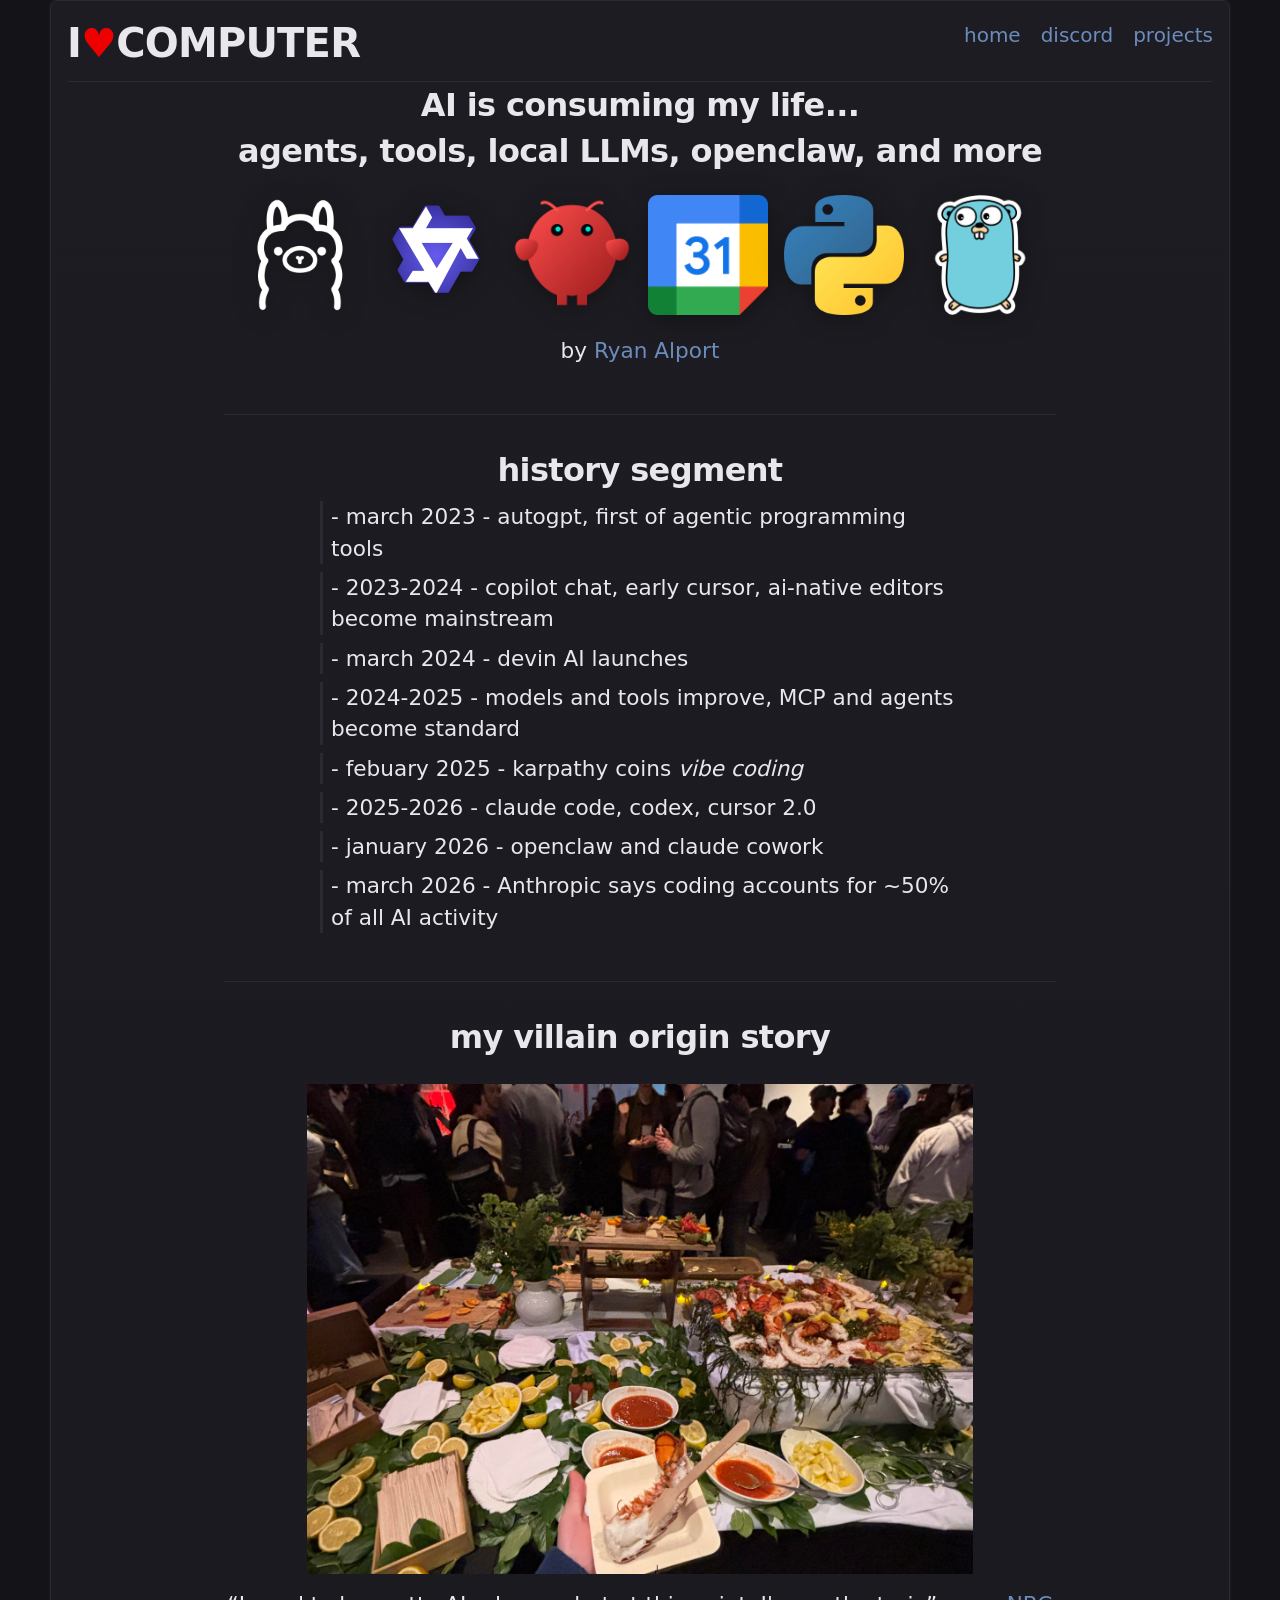
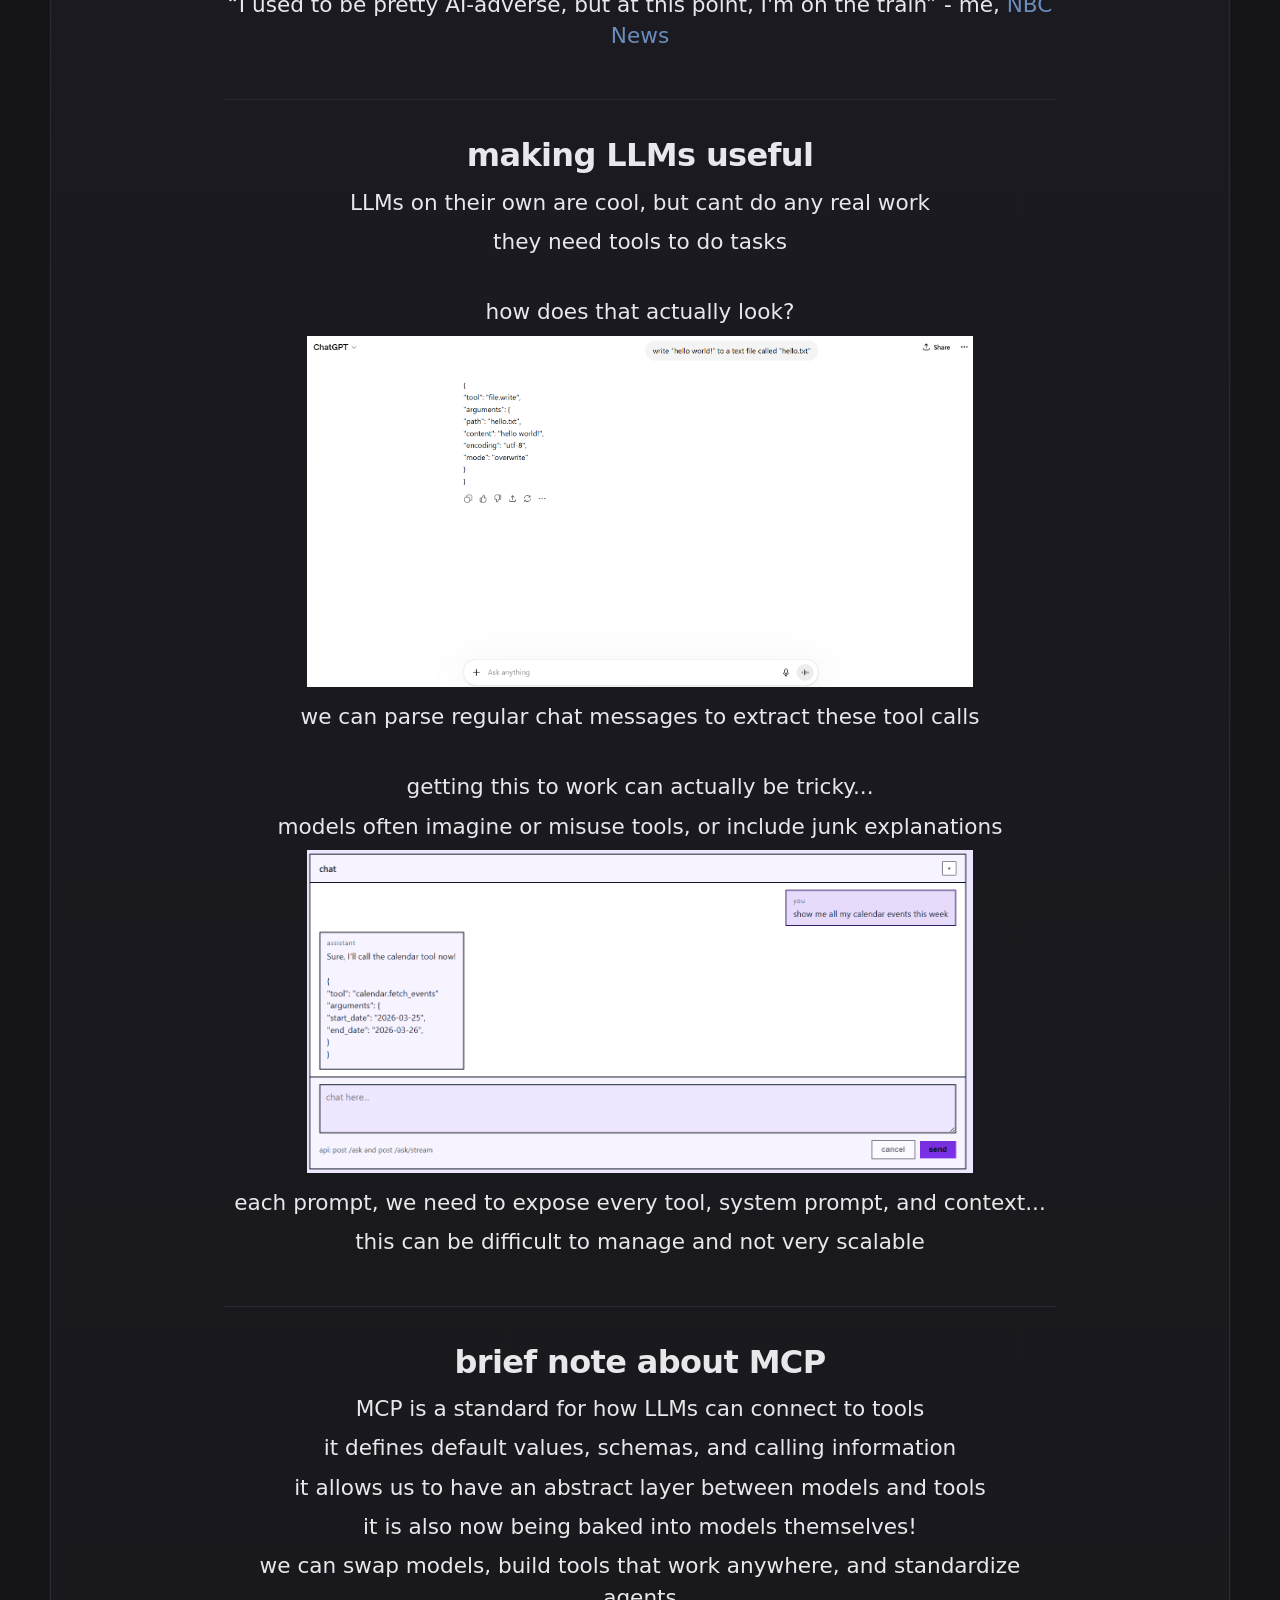
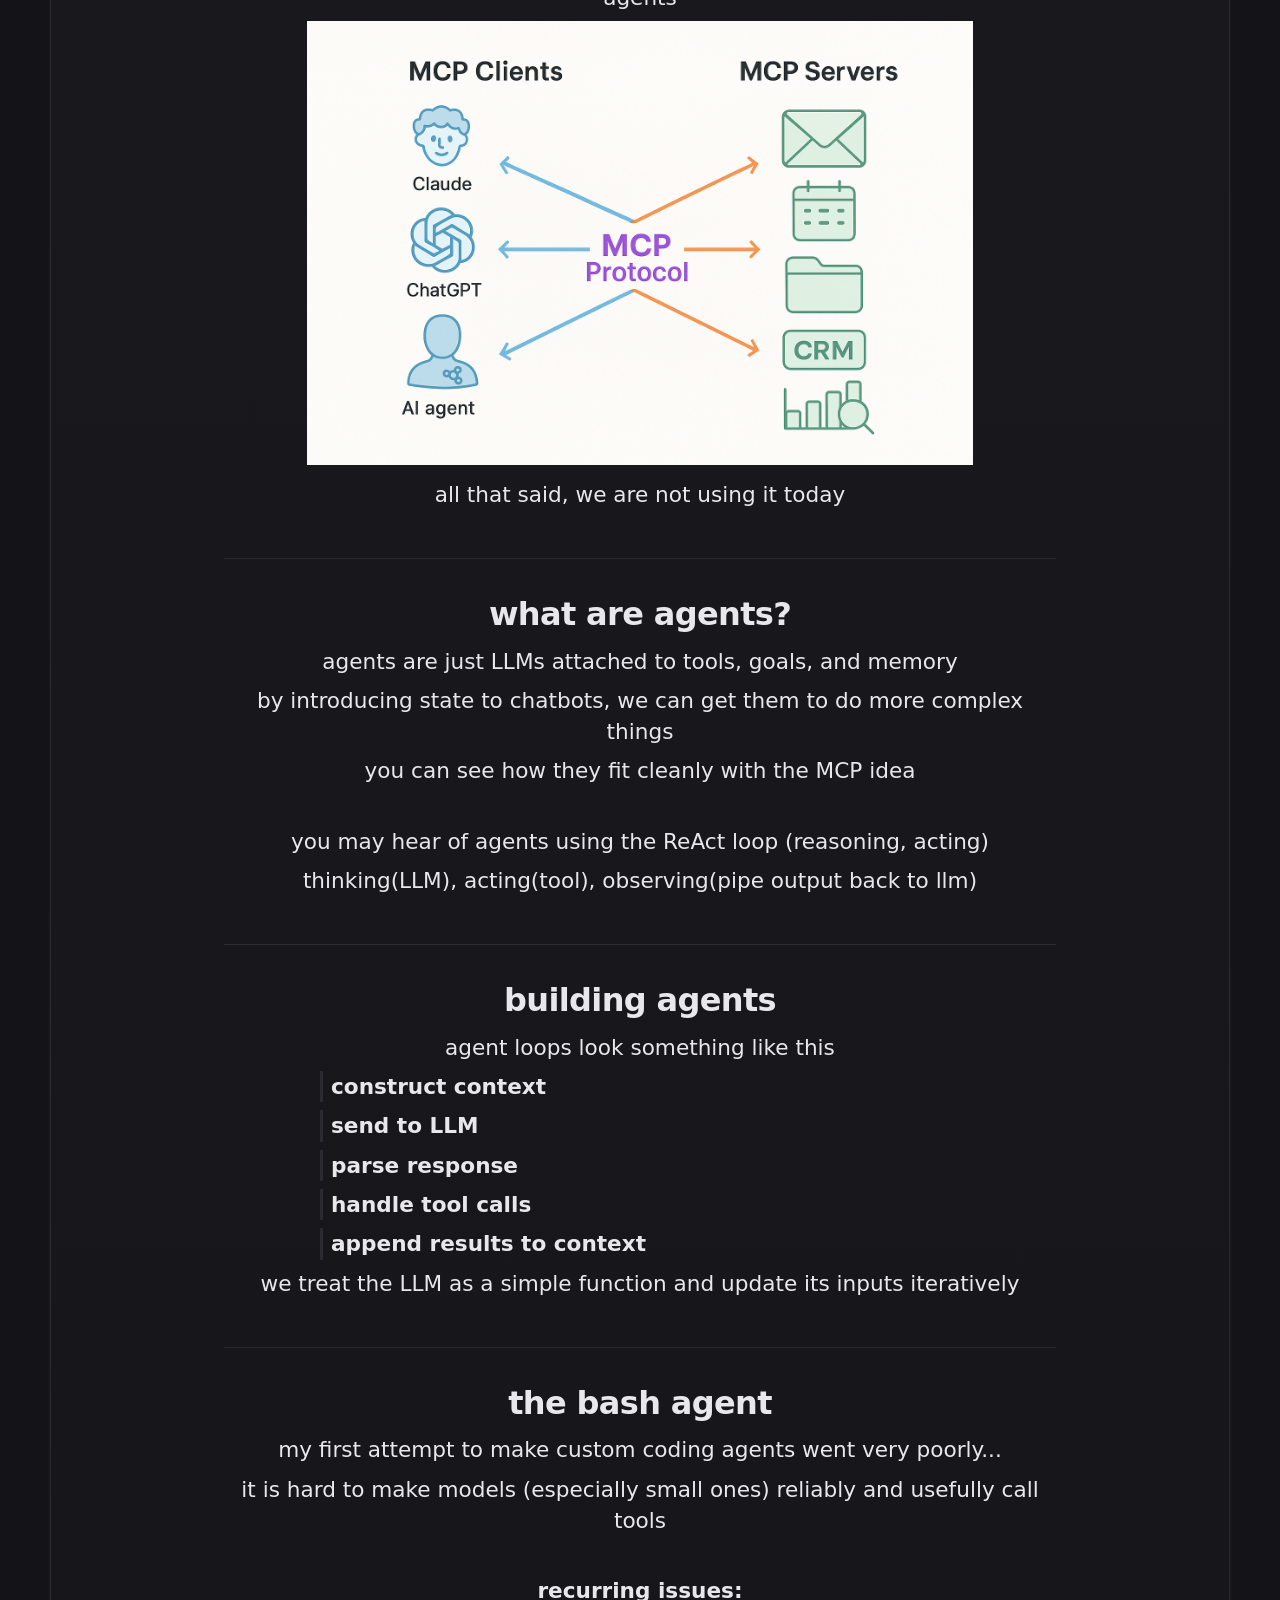
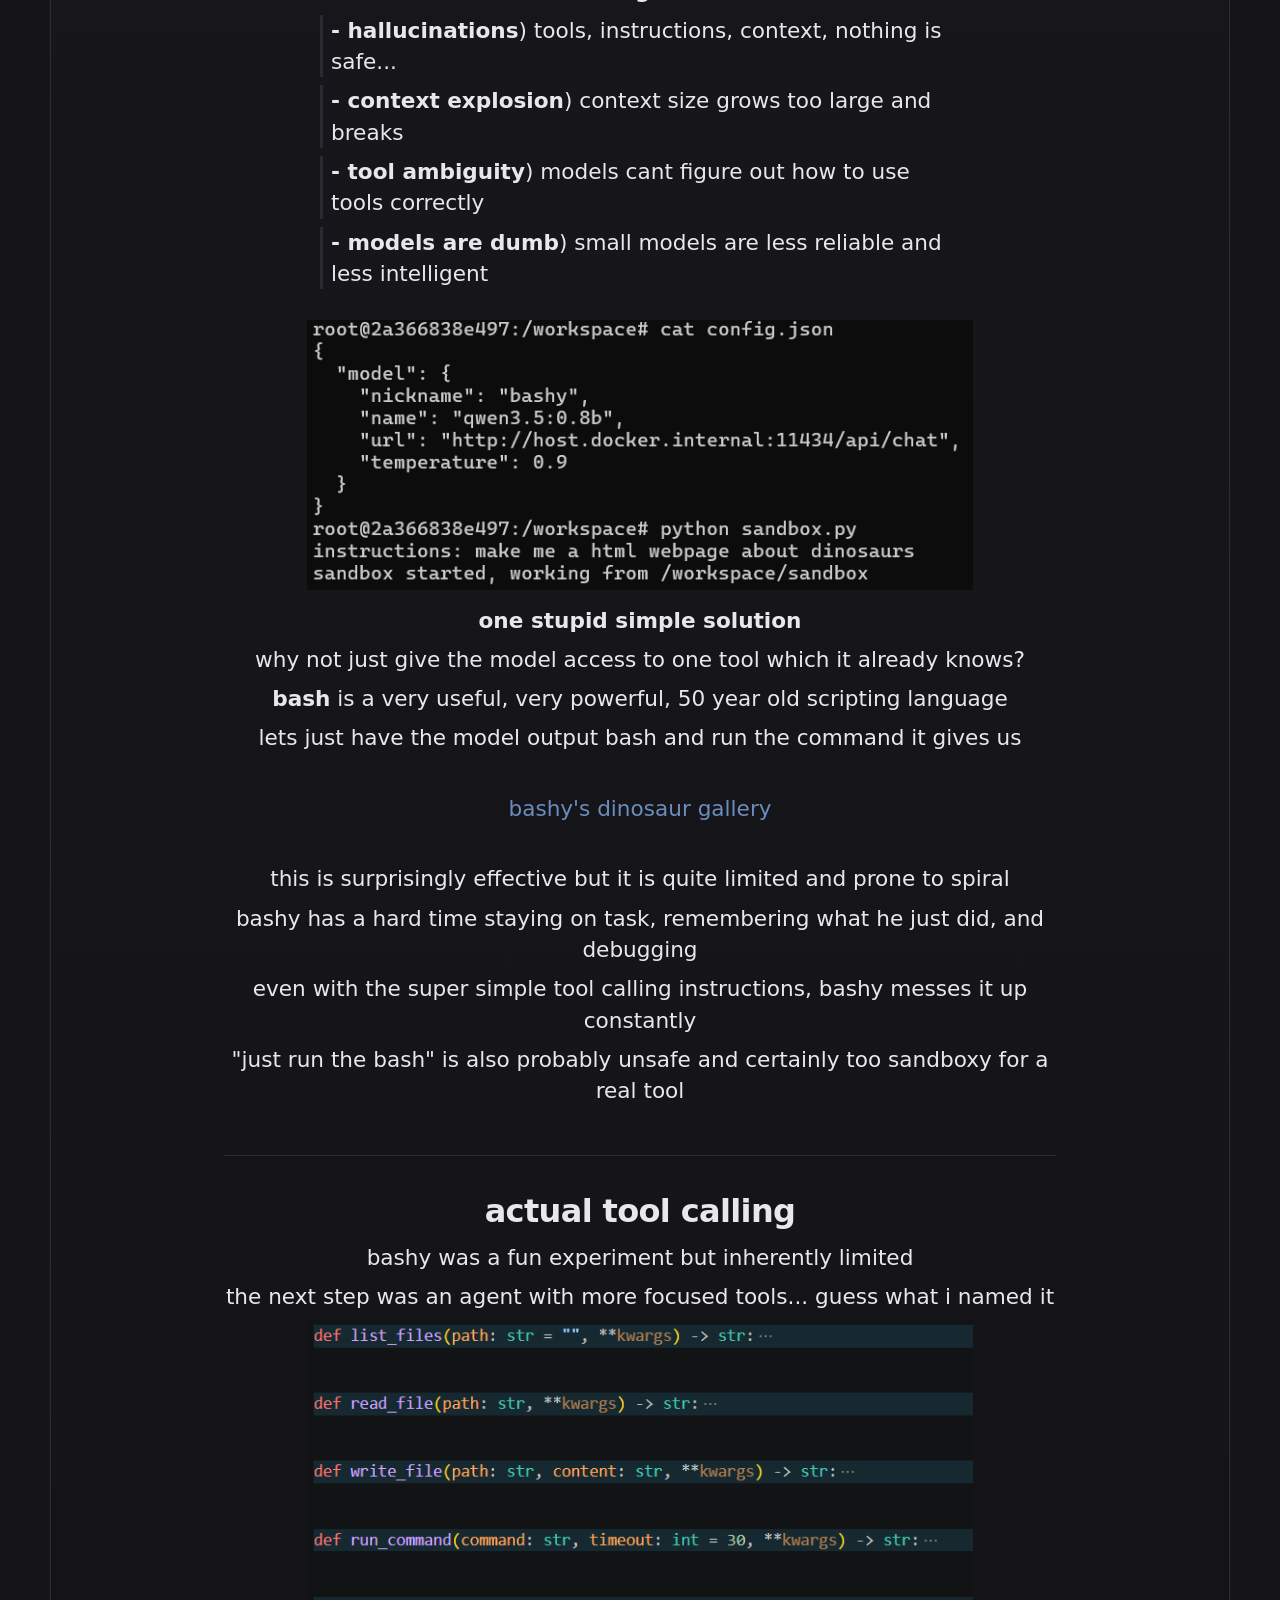
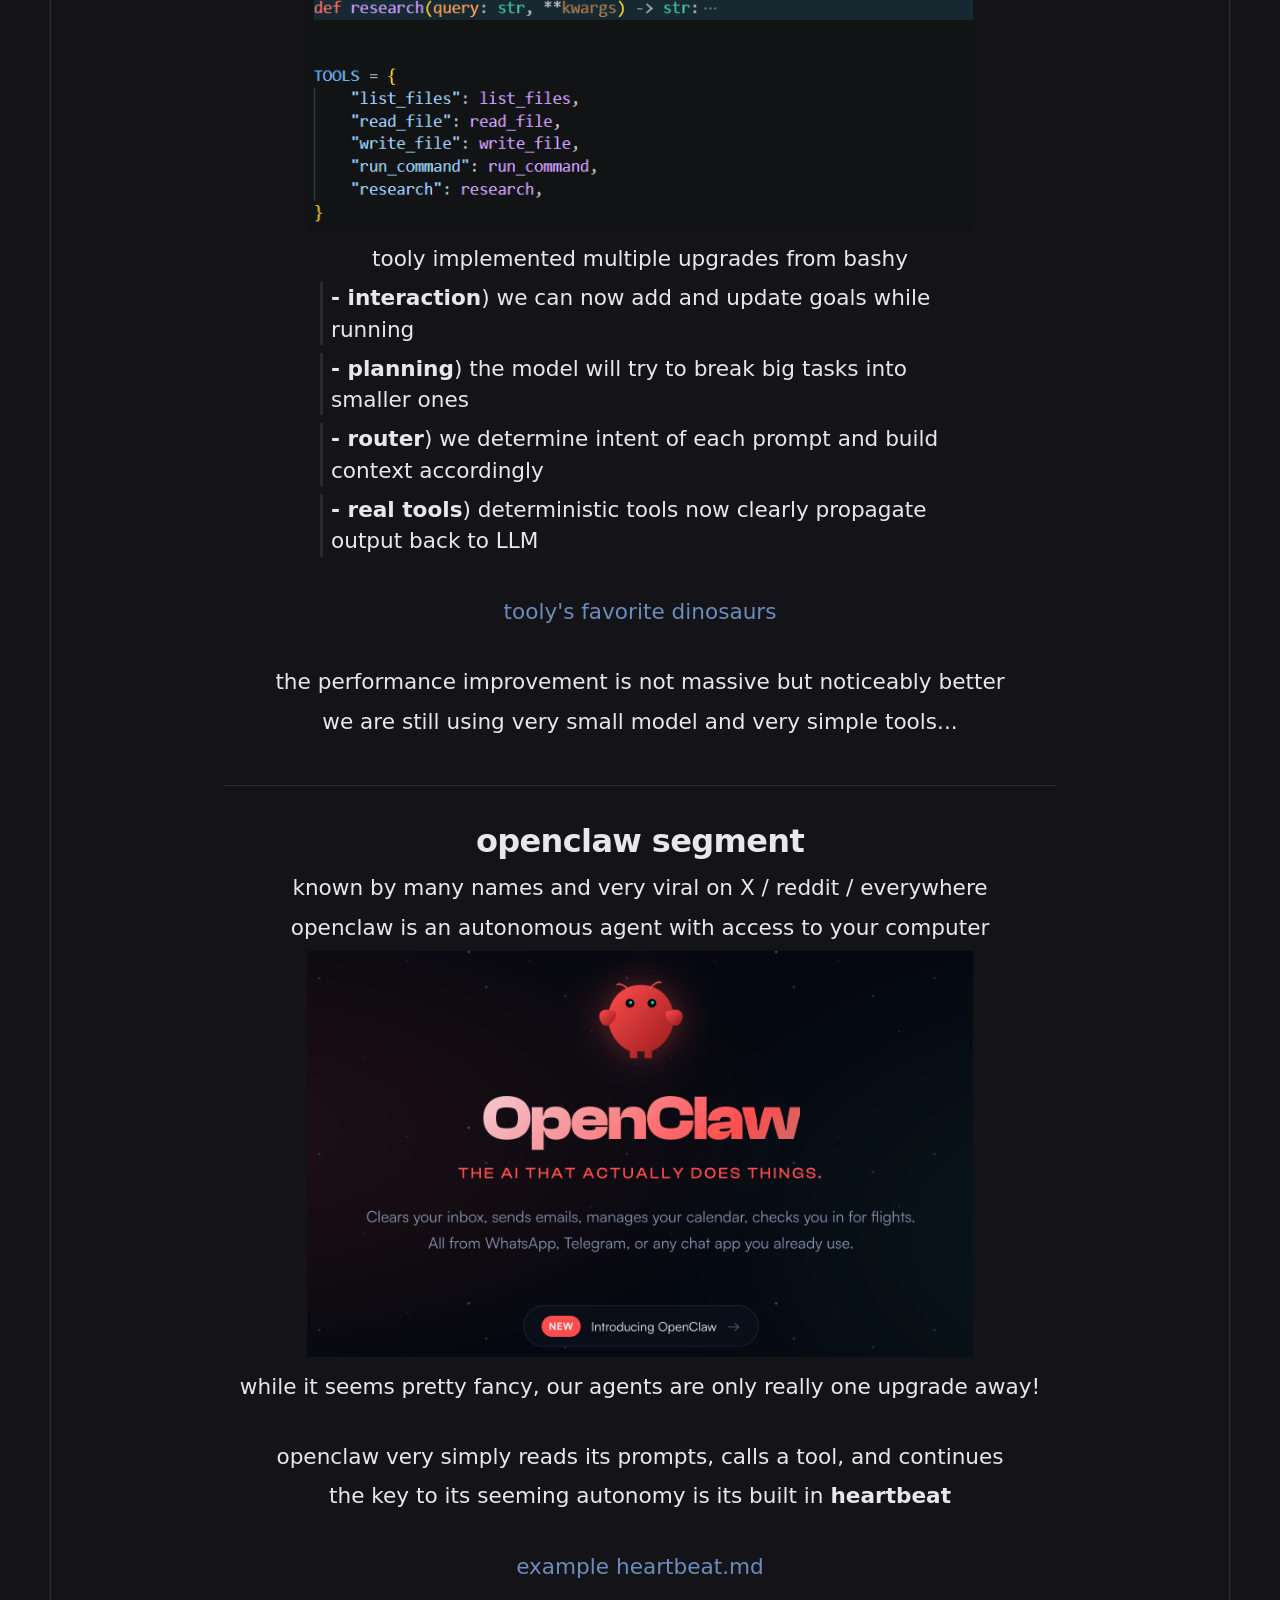
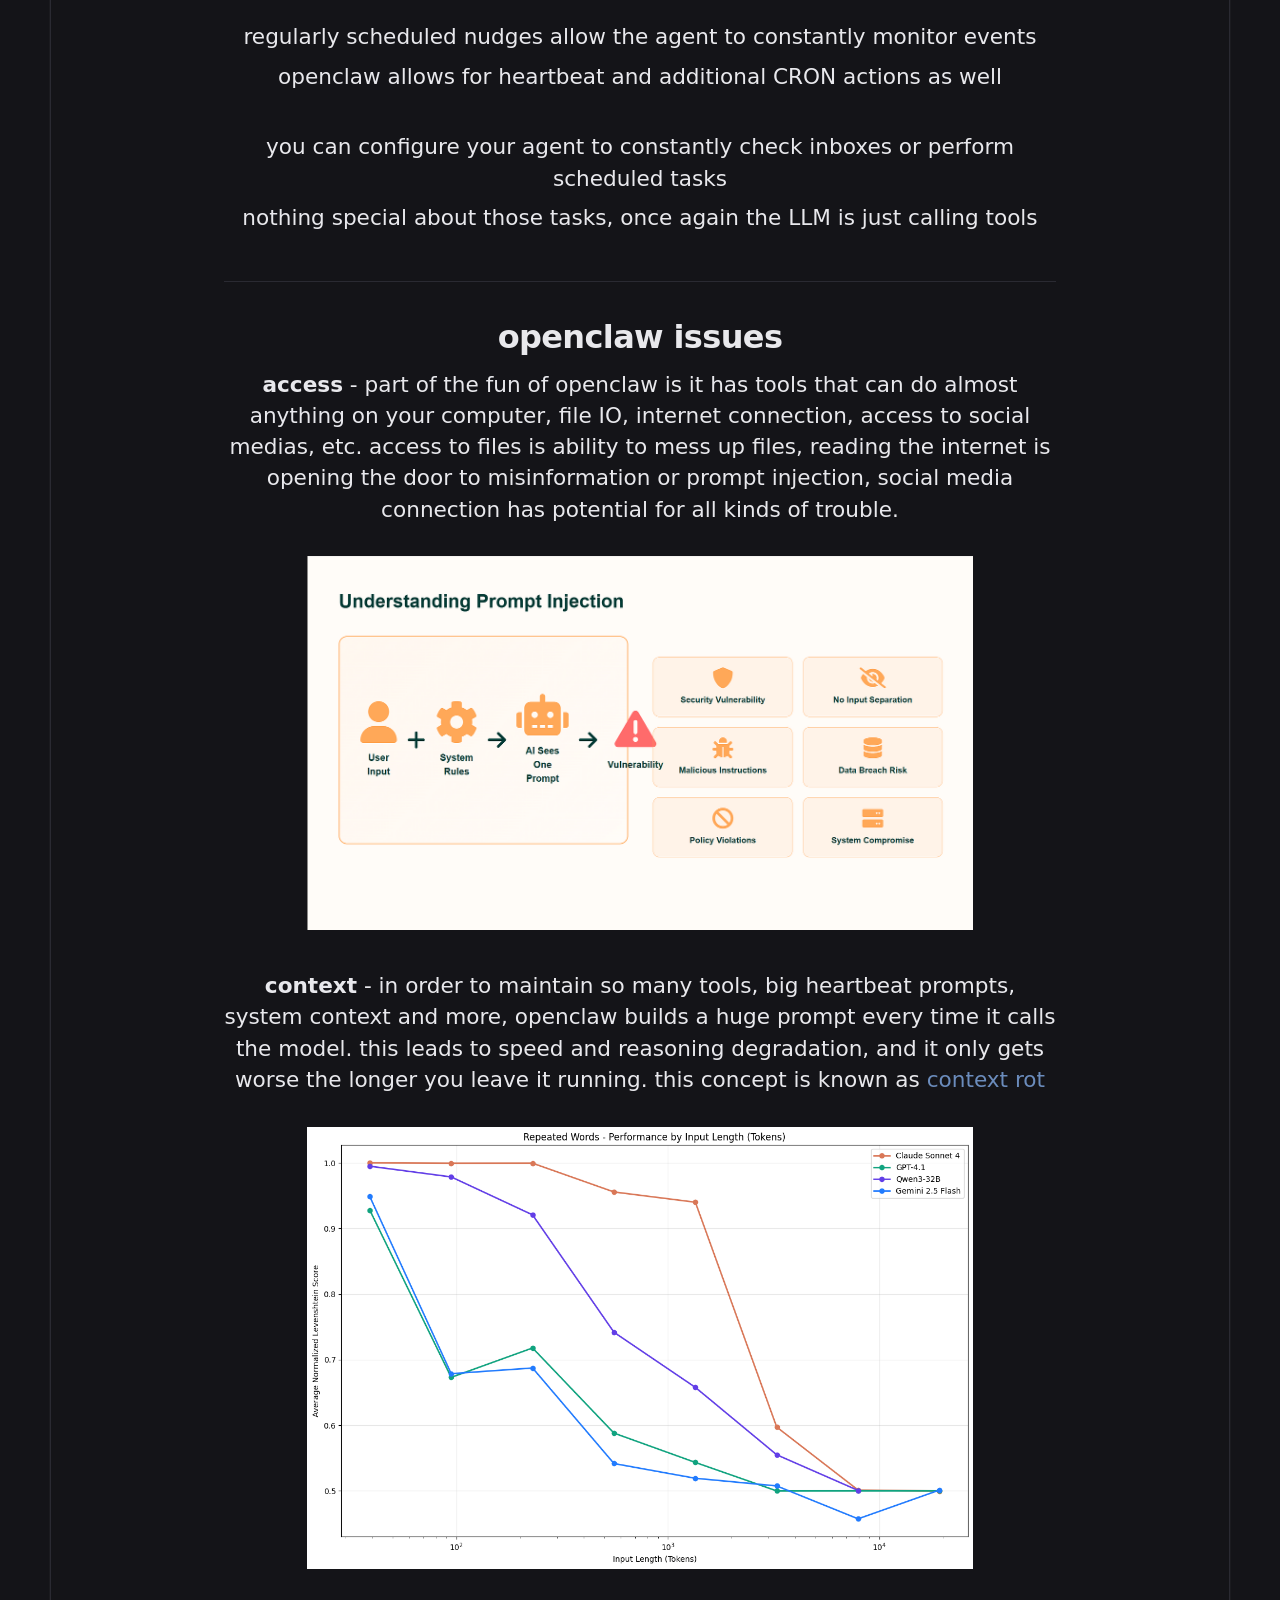
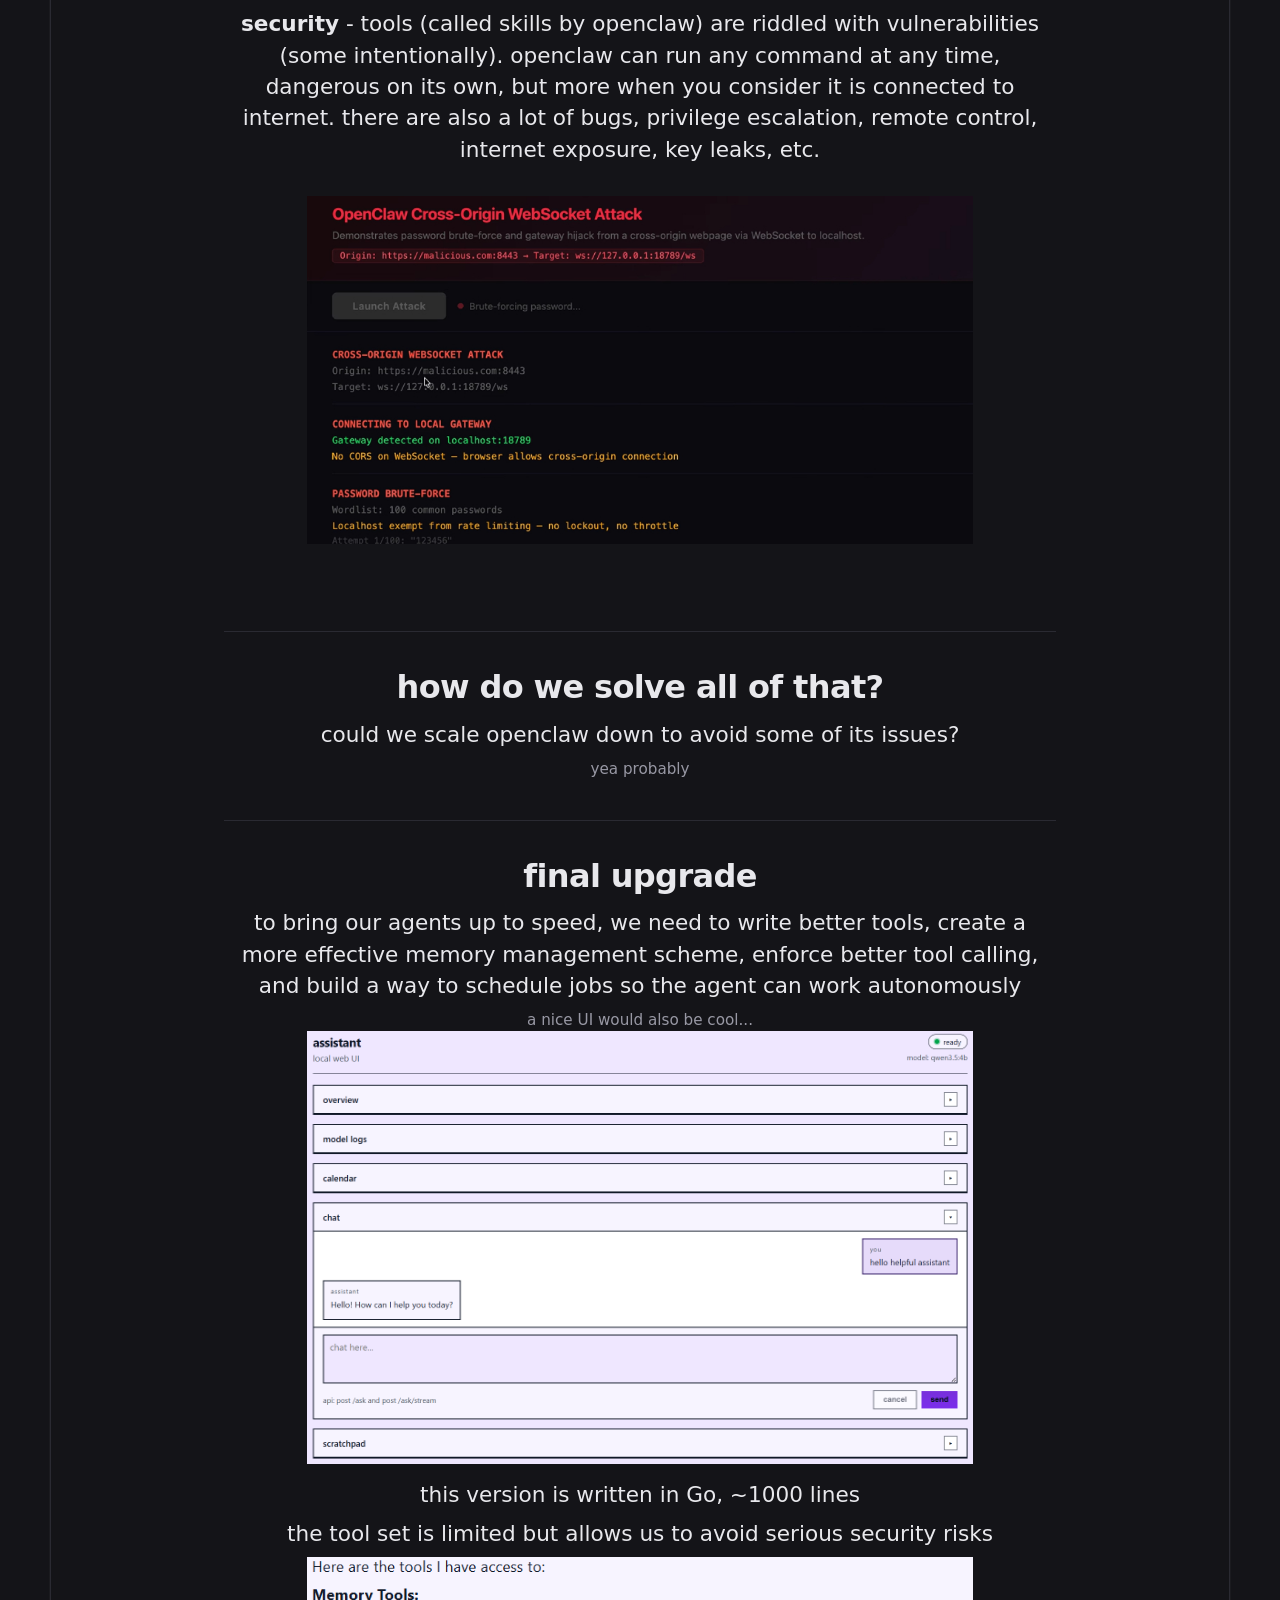
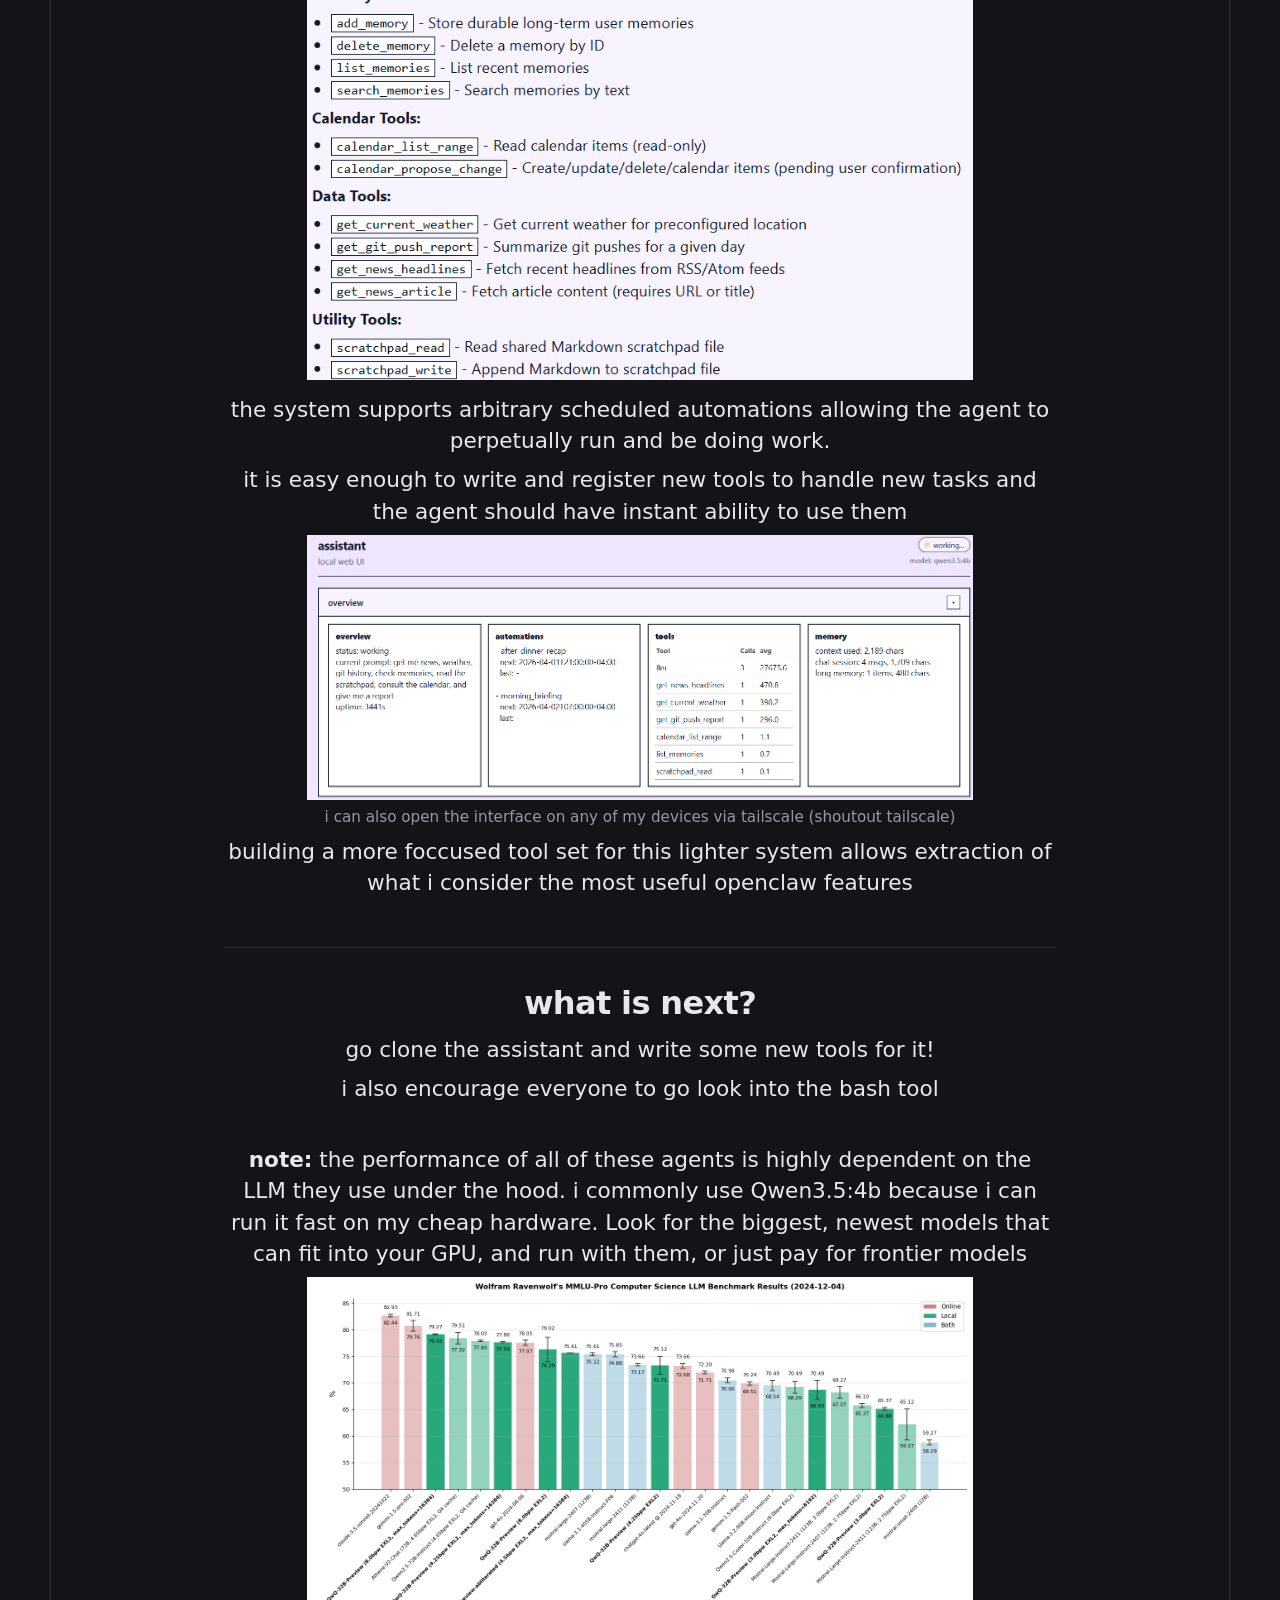
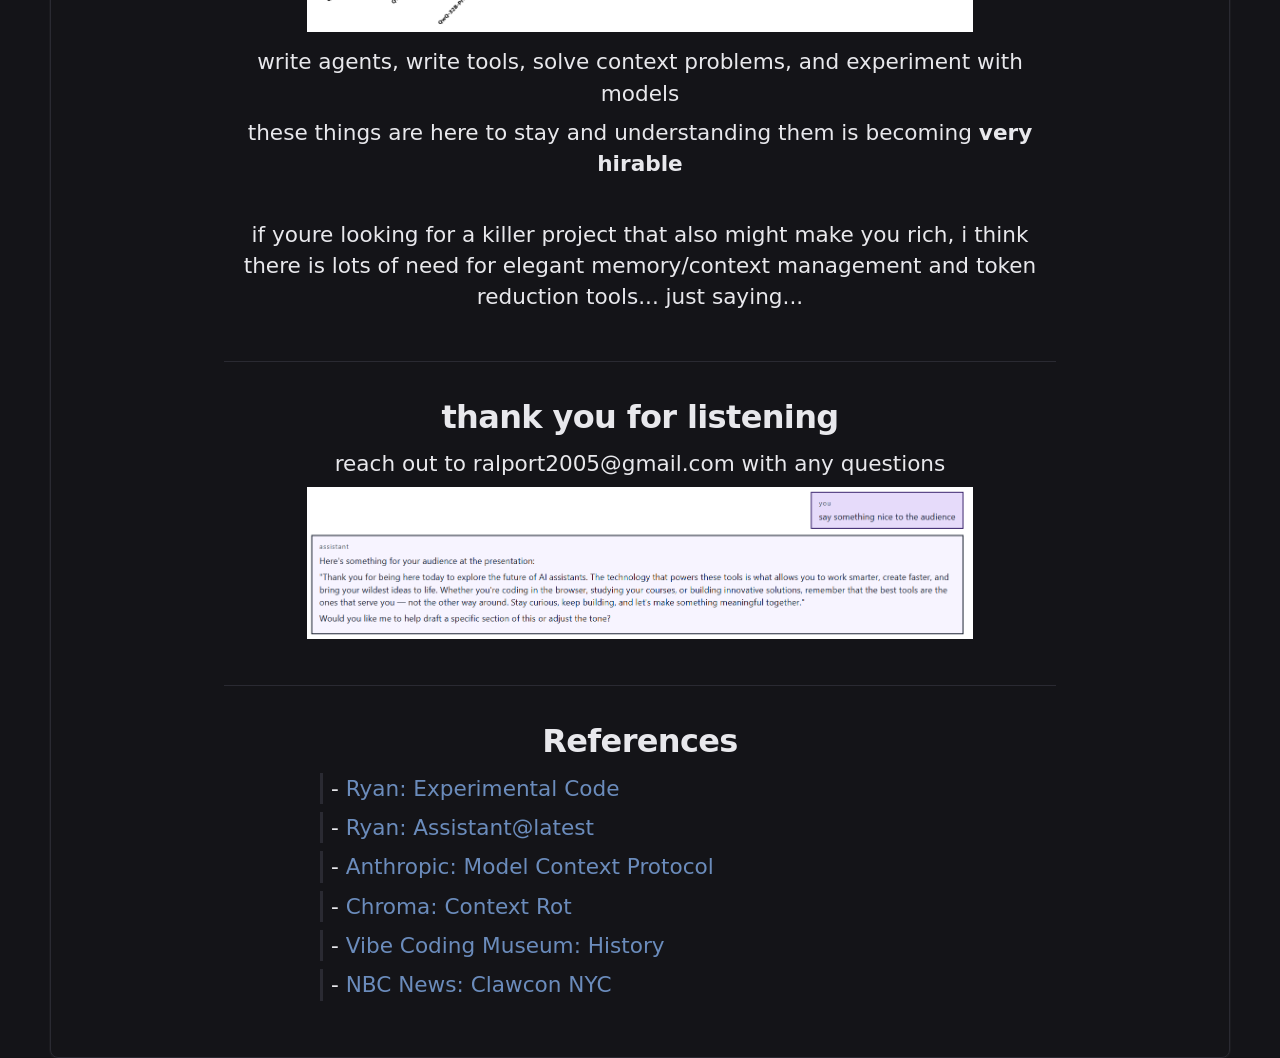
<file: ai-agents/index.html>
<!DOCTYPE html>
<html lang="en">
<head>
  <meta charset="UTF-8">
  <meta name="viewport" content="width=device-width, initial-scale=1">
  <meta name="description" content="IHEARTCOMPUTER - AI takeover">
  <title>IHEARTCOMPUTER - AI agents</title>
  <link rel="icon" type="image/x-icon" href="/logo.png">
  <link rel="stylesheet" href="styles.css">
</head>
<body>
  <div class="main">
    <header class="header">
      <div class="title">I<span style="color: var(--heart);">♥</span>COMPUTER</div>
      <nav class="nav">
        <a class="link" href="/">home</a>
        <a class="link" href="https://discord.gg/JpRw84Ybwg" target="_blank" rel="noopener noreferrer">discord</a>
        <a class="link" href="/projects/">projects</a>
      </nav>
    </header>

    <div class="content">

      <section id="title">
        <strong class="large">
          AI is consuming my life... <br>
          agents, tools, local LLMs, openclaw, and more
        </strong>
        <div class="image-section">
          <img src="images/ollama-logo.png">
          <img src="images/qwen-logo.png">
          <img src="images/openclaw-logo.png">
          <img src="images/calendar-logo.png">
          <img src="images/python-logo.png">
          <img src="images/go-logo.png">
        </div>
        <div class="medium">by <a class="link" href="https://ryanhub.org/ryan-alport">Ryan Alport</a></div>
      </section>

      <section id="meme-history">
        <strong class="large">history segment</strong>
        <div class="bullet-list">
          <div class="medium">- march 2023 - autogpt, first of agentic programming tools</div>
          <div class="medium">- 2023-2024 - copilot chat, early cursor, ai-native editors become mainstream</div>
          <div class="medium">- march 2024 - devin AI launches</div>
          <div class="medium">- 2024-2025 - models and tools improve, MCP and agents become standard</div>
          <div class="medium">- febuary 2025 - karpathy coins <i>vibe coding</i></div>
          <div class="medium">- 2025-2026 - claude code, codex, cursor 2.0</div>
          <div class="medium">- january 2026 - openclaw and claude cowork</div>
          <div class="medium">- march 2026 - Anthropic says coding accounts for ~50% of all AI activity</div>
        </div>
      </section>

      <section id="story">
        <strong class="large">my villain origin story</strong>
        <br><br>
        <img src="images/clawcon.png" style="max-width: 80%;">
        <div class="medium"><i></i>“I used to be pretty AI-adverse, but at this point, I'm on the train”</i> - me, <a class="link" href="https://www.nbcnews.com/tech/tech-news/lobster-themed-event-ai-enthusiasts-exuberance-side-cocktail-sauce-rcna261892" target="_blank" rel="noopener">NBC News</a></div>
      </section>
       
      <section id="why-these">
        <strong class="large">making LLMs useful</strong>
		<div class="medium">LLMs on their own are cool, but cant do any real work</div>
		<div class="medium">they need tools to do tasks</div>
		<br>
		<div class="medium">how does that actually look?</div>
		<img src="images/tool-chat.png" style="max-width: 80%;">
		<div class="medium">we can parse regular chat messages to extract these tool calls</div>
		<br>
		<div class="medium">getting this to work can actually be tricky...</div>
		<div class="medium">models often imagine or misuse tools, or include junk explanations</div>
		<img src="images/tool-error.png" style="max-width: 80%;">
		<br>
		<div class="medium">each prompt, we need to expose every tool, system prompt, and context...</div>
		<div class="medium">this can be difficult to manage and not very scalable</div>
		<div class="medium"></div>
       </section>

       <section id="mcp">
		<strong class="large">brief note about MCP</strong>
		<div class="medium">MCP is a standard for how LLMs can connect to tools</div>
		<div class="medium">it defines default values, schemas, and calling information</div>
		<div class="medium">it allows us to have an abstract layer between models and tools</div>
		<div class="medium">it is also now being baked into models themselves!</div>
		<div class="medium">we can swap models, build tools that work anywhere, and standardize agents</div>
		<img src="images/mcp.png" style="max-width: 80%;">
		<div class="medium">all that said, we are not using it today</div>
      </section>
       
       <section id="agents">
        <strong class="large">what are agents?</strong>
		<div class="medium">agents are just LLMs attached to tools, goals, and memory</div>
		<div class="medium">by introducing state to chatbots, we can get them to do more complex things</div>
		<div class="medium">you can see how they fit cleanly with the MCP idea</div>
		<br>
		<div class="medium">you may hear of agents using the ReAct loop (reasoning, acting)</div>
		<div class="medium">thinking(LLM), acting(tool), observing(pipe output back to llm) </div>
      </section>

       <section id="building-our-own">
        <strong class="large">building agents</strong>
        <div class="medium">agent loops look something like this</div>
        <div class="bullet-list">
          <div class="medium"><strong>construct context</strong></div>
          <div class="medium"><strong>send to LLM</strong></div>
          <div class="medium"><strong>parse response</strong></div>
          <div class="medium"><strong>handle tool calls</strong></div>
		  <div class="medium"><strong>append results to context</strong></div>
        </div>
        <div class="medium">we treat the LLM as a simple function and update its inputs iteratively</div>
      </section>

      <section id="bash-runner">
		<strong class="large">the bash agent</strong>
		<div class="medium">my first attempt to make custom coding agents went very poorly...</div>
		<div class="medium">it is hard to make models (especially small ones) reliably and usefully call tools</div>
		<br>
		<div class="medium"><strong>recurring issues:</strong></div>
		<div class="bullet-list">
		  <div class="medium"><strong>- hallucinations</strong>) tools, instructions, context, nothing is safe...</div>
		  <div class="medium"><strong>- context explosion</strong>) context size grows too large and breaks</div>
		  <div class="medium"><strong>- tool ambiguity</strong>) models cant figure out how to use tools correctly</div>
		  <div class="medium"><strong>- models are dumb</strong>) small models are less reliable and less intelligent</div>
		</div>
		<br>
		<img src="images/bash-runner.png" style="max-width: 80%;">
		<div class="medium"><strong>one stupid simple solution</strong></div>
		<div class="medium">why not just give the model access to one tool which it already knows?</div>
		<div class="medium"><strong>bash</strong> is a very useful, very powerful, 50 year old scripting language</div>
		<div class="medium">lets just have the model output bash and run the command it gives us</div>
		<br>
		<div class="medium"><a class="link" href="dinosaurs.html">bashy's dinosaur gallery</a></div>
		<br>
		<div class="medium">this is surprisingly effective but it is quite limited and prone to spiral</div>
		<div class="medium">bashy has a hard time staying on task, remembering what he just did, and debugging</div>
		<div class="medium">even with the super simple tool calling instructions, bashy messes it up constantly</div>
		<div class="medium">"just run the bash" is also probably unsafe and certainly too sandboxy for a real tool</div>

      </section>

	  <section id="tool-caller">
        <strong class="large">actual tool calling</strong>
		<div class="medium">bashy was a fun experiment but inherently limited</div>
		<div class="medium">the next step was an agent with more focused tools... guess what i named it</div>
		<img src="images/tool-caller.png" style="max-width: 80%;">
		<div class="medium">tooly implemented multiple upgrades from bashy</div>
		<div class="bullet-list">
		  <div class="medium"><strong>- interaction</strong>) we can now add and update goals while running</div>
		  <div class="medium"><strong>- planning</strong>) the model will try to break big tasks into smaller ones</div>
		  <div class="medium"><strong>- router</strong>) we determine intent of each prompt and build context accordingly</div>
		  <div class="medium"><strong>- real tools</strong>) deterministic tools now clearly propagate output back to LLM</div>
		</div>
		<br>
		<div class="medium"><a class="link" href="dinosaurs2.html">tooly's favorite dinosaurs</a></div>
		<br>
		<div class="medium">the performance improvement is not massive but noticeably better</div>
		<div class="medium">we are still using very small model and very simple tools...</div>
      </section>
       
	  <section id="openclaw">
        <strong class="large">openclaw segment</strong>
		<div class="medium">known by many names and very viral on X / reddit / everywhere</div>
		<div class="medium">openclaw is an autonomous agent with access to your computer</div>
		<img src="images/openclaw.png" style="max-width: 80%;">
		<div class="medium">while it seems pretty fancy, our agents are only really one upgrade away!</div>
		<br>
		<div class="medium">openclaw very simply reads its prompts, calls a tool, and continues</div>
		<div class="medium">the key to its seeming autonomy is its built in <strong>heartbeat</strong></div>
		<br>
		<div class="medium"><a class="link" href="https://github.com/digitalknk/openclaw-runbook/blob/main/examples/heartbeat-example.md">example heartbeat.md</a></div>
		<br>
		<div class="medium">regularly scheduled nudges allow the agent to constantly monitor events</div>
		<div class="medium">openclaw allows for heartbeat and additional CRON actions as well</div>
		<br>
		<div class="medium">you can configure your agent to constantly check inboxes or perform scheduled tasks</div>
		<div class="medium">nothing special about those tasks, once again the LLM is just calling tools</div>
      </section>

	  <section id="openclaw-issues">
        <strong class="large">openclaw issues</strong>
		<div class="medium">
			<strong>access</strong> - part of the fun of openclaw is it has tools that can do almost anything on your computer, file IO, internet connection, access to social medias, etc. access to files is ability to mess up files, reading the internet is opening the door to misinformation or prompt injection, social media connection has potential for all kinds of trouble.
			<br><br><img src="images/prompt-injection.png" style="max-width: 80%;"><br><br>
			<strong>context</strong> - in order to maintain so many tools, big heartbeat prompts, system context and more, openclaw builds a huge prompt every time it calls the model. this leads to speed and reasoning degradation, and it only gets worse the longer you leave it running. this concept is known as <a class="link" href="https://www.trychroma.com/research/context-rot">context rot</a>
			<br><br><img src="images/context-rot.png" style="max-width: 80%;"><br><br>
			<strong>security</strong> - tools (called skills by openclaw) are riddled with vulnerabilities (some intentionally). openclaw can run any command at any time, dangerous on its own, but more when you consider it is connected to internet. there are also a lot of bugs, privilege escalation, remote control, internet exposure, key leaks, etc.
			<br><br><img src="images/attack.png" style="max-width: 80%;"><br><br>
		</div>
      </section>

	  <section id="">
        <strong class="large">how do we solve all of that?</strong>
		<div class="medium">could we scale openclaw down to avoid some of its issues?</div>
		<div class="small">yea probably</div>
      </section>

	  <section id="assistant">
        <strong class="large">final upgrade</strong>
		<div class="medium">to bring our agents up to speed, we need to write better tools, create a more effective memory management scheme, enforce better tool calling, and build a way to schedule jobs so the agent can work autonomously</div>
		<div class="small">a nice UI would also be cool...</div>
		<img src="images/assistant.png" style="max-width: 80%;">
		<div class="medium">this version is written in Go, ~1000 lines</div>
		<div class="medium">the tool set is limited but allows us to avoid serious security risks</div>
		<img src="images/tools.png" style="max-width: 80%;">
		<div class="medium">the system supports arbitrary scheduled automations allowing the agent to perpetually run and be doing work.</div>
		<div class="medium">it is easy enough to write and register new tools to handle new tasks and the agent should have instant ability to use them</div>
		<img src="images/overview.png" style="max-width: 80%;">
		<div class="small">i can also open the interface on any of my devices via tailscale (shoutout tailscale)</div>
		<div class="medium">building a more foccused tool set for this lighter system allows extraction of what i consider the most useful openclaw features<div>
      </section>
       
	  <section id="whats-next">
        <strong class="large">what is next?</strong>
		<div class="medium">go clone the assistant and write some new tools for it!</div>
		<div class="medium">i also encourage everyone to go look into the bash tool</div>
				<br>
		<div class="medium"><strong>note:</strong> the performance of all of these agents is highly dependent on the LLM they use under the hood. i commonly use Qwen3.5:4b because i can run it fast on my cheap hardware. Look for the biggest, newest models that can fit into your GPU, and run with them, or just pay for frontier models</div>
		<img src="images/model-stats.png" style="max-width: 80%;"><br>
		<div class="medium">write agents, write tools, solve context problems, and experiment with models</div>
		<div class="medium">these things are here to stay and understanding them is becoming <strong>very hirable</strong></div>
		<br>
		<div class="medium">if youre looking for a killer project that also might make you rich, i think there is lots of need for elegant memory/context management and token reduction tools... just saying...</div>
      </section>

	  <section id="thanks">
        <strong class="large">thank you for listening</strong>
		<div class="medium">reach out to ralport2005@gmail.com with any questions</div>
		<img src="images/thank-you.png" style="max-width: 80%;"><br>
      </section>

      <section id="references">
        <strong class="large">References</strong><br>
        <div class="bullet-list">
		  <div class="medium">- <a class="link" href="https://ryanhub.org/repos/ai-agent-test.git/" target="_blank" rel="noopener">Ryan: Experimental Code</a></div>
		  <div class="medium">- <a class="link" href="https://ryanhub.org/repos/assistant.git/" target="_blank" rel="noopener">Ryan: Assistant@latest</a></div>
		  <div class="medium">- <a class="link" href="https://www.anthropic.com/news/model-context-protocol" target="_blank" rel="noopener">Anthropic: Model Context Protocol</a></div>
		  <div class="medium">- <a class="link" href="https://www.trychroma.com/research/context-rot" target="_blank" rel="noopener">Chroma: Context Rot</a></div>
		  <div class="medium">- <a class="link" href="https://vibecodingmuseum.org/history.html" target="_blank" rel="noopener">Vibe Coding Museum: History</a></div>
		  <div class="medium">- <a class="link" href="https://www.nbcnews.com/tech/tech-news/lobster-themed-event-ai-enthusiasts-exuberance-side-cocktail-sauce-rcna261892" target="_blank" rel="noopener">NBC News: Clawcon NYC</a></div>
        </div>
      </section>
    </div>
  </div>
</body>
</html>
</file>
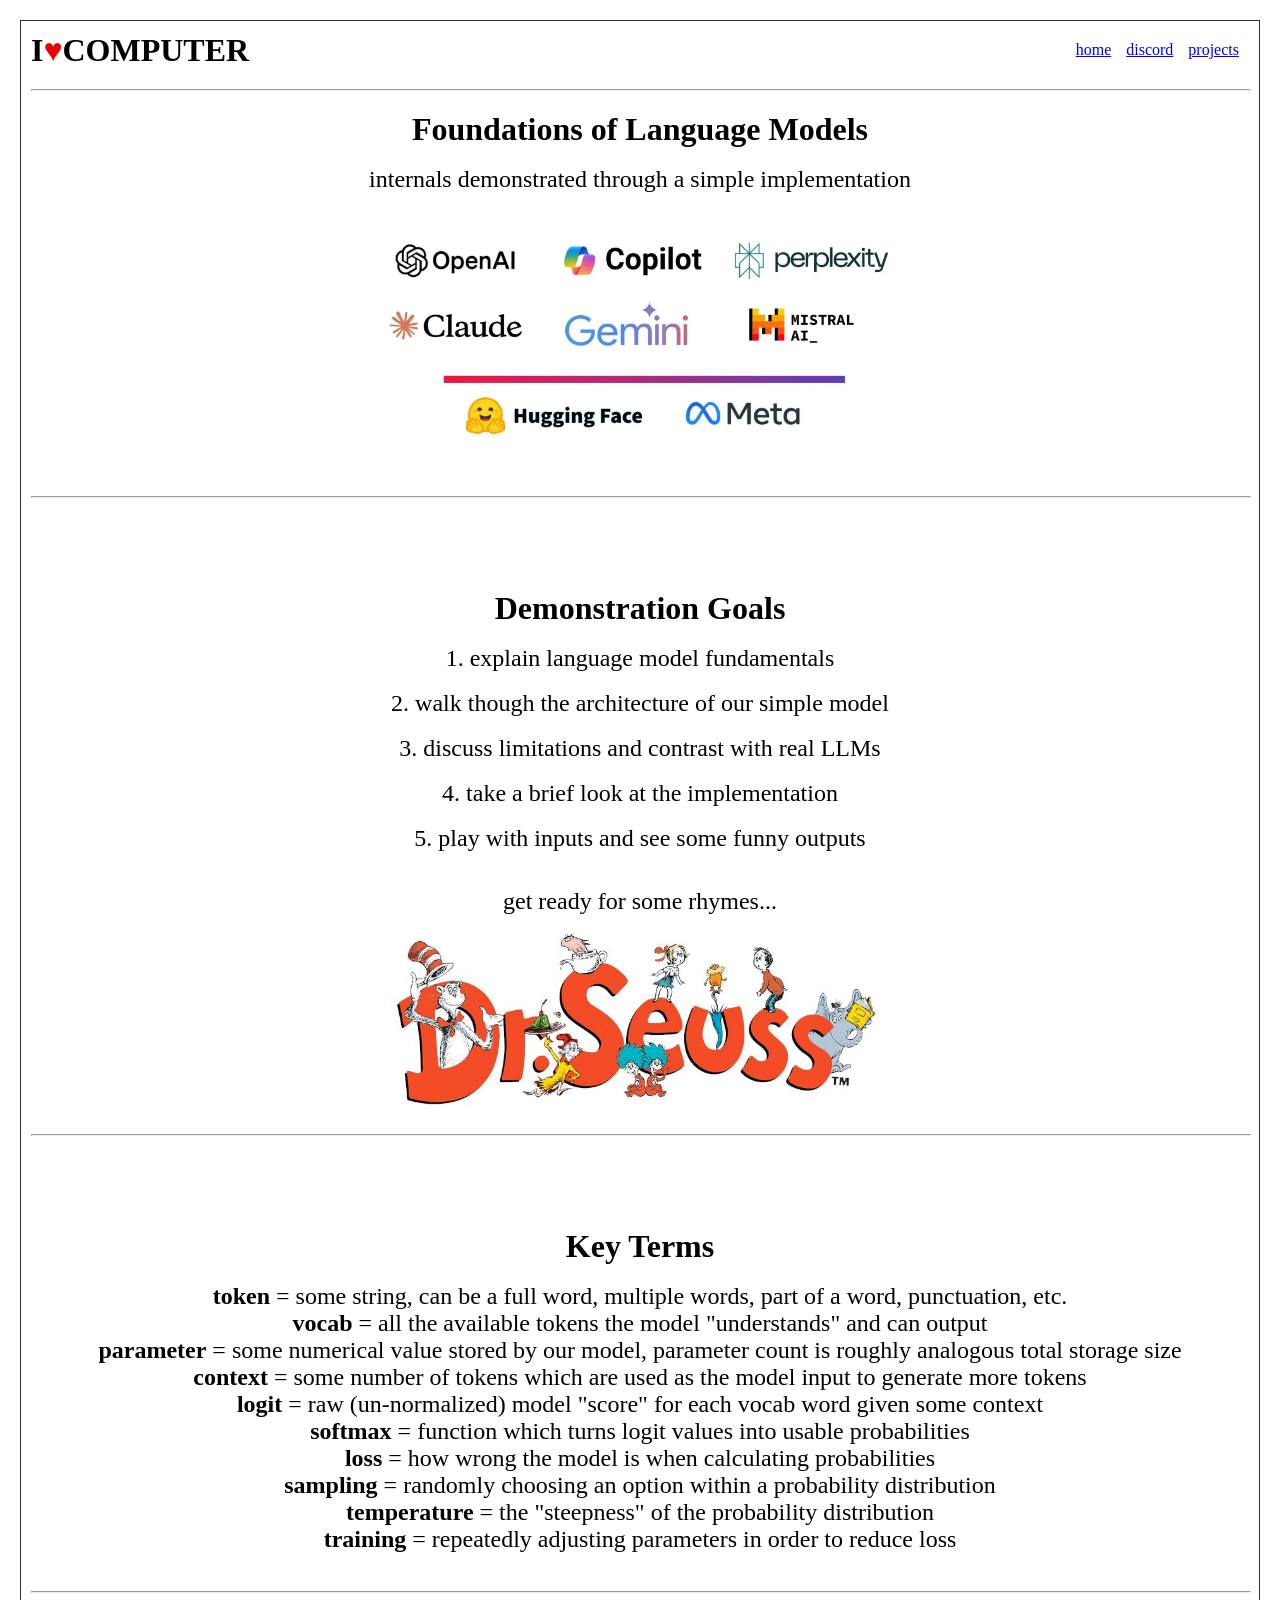
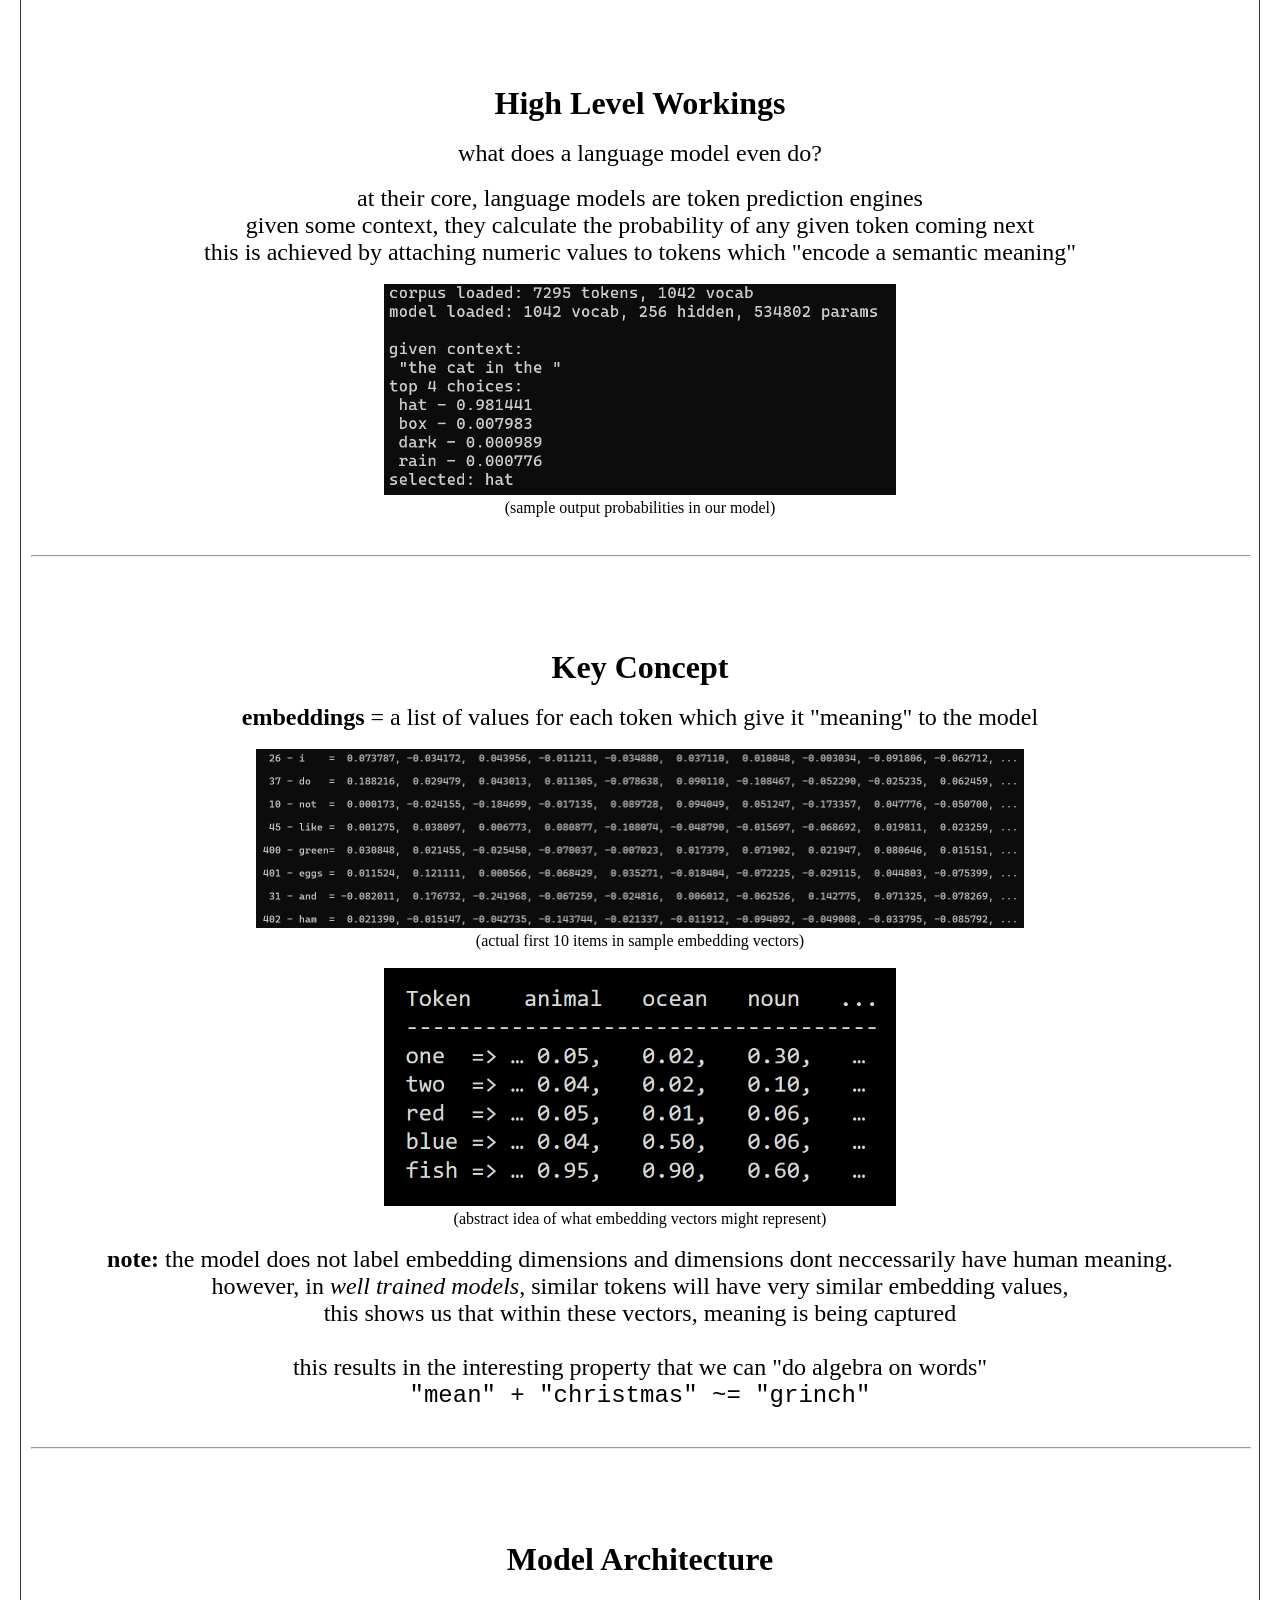
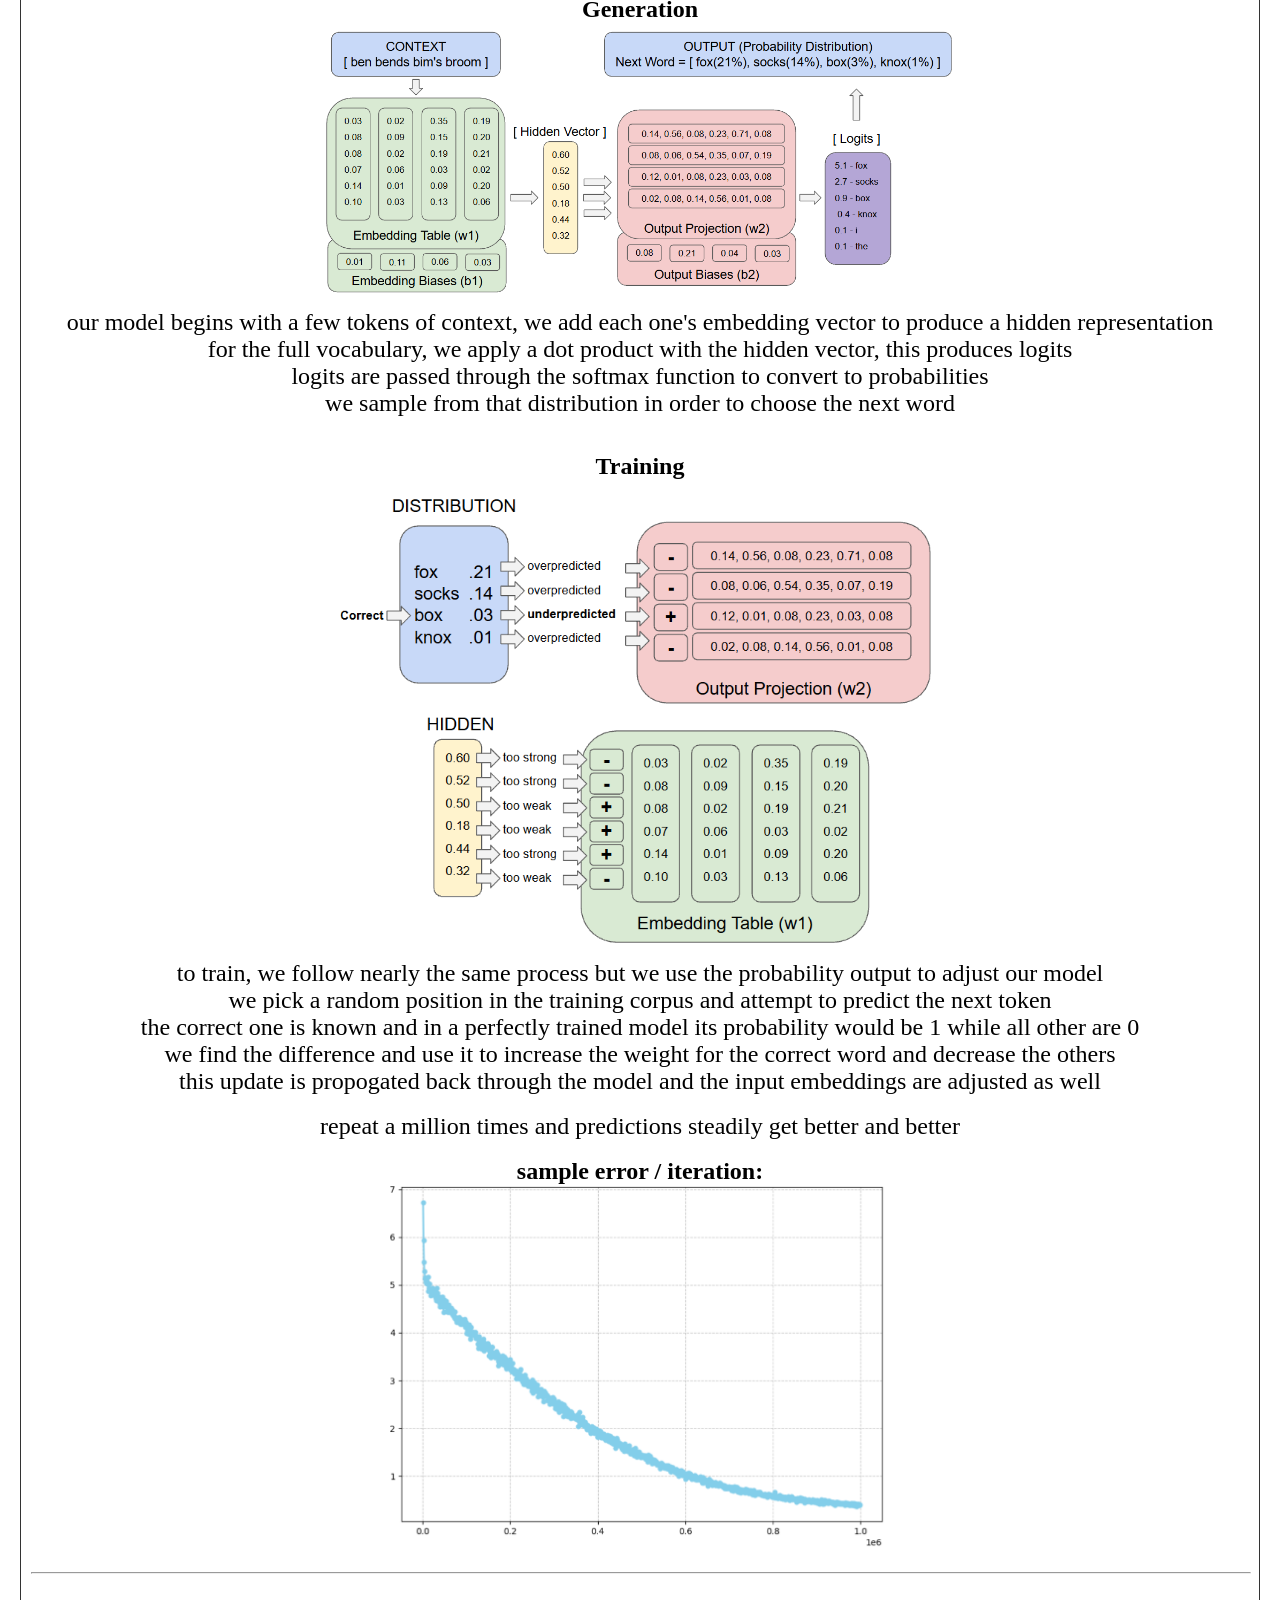
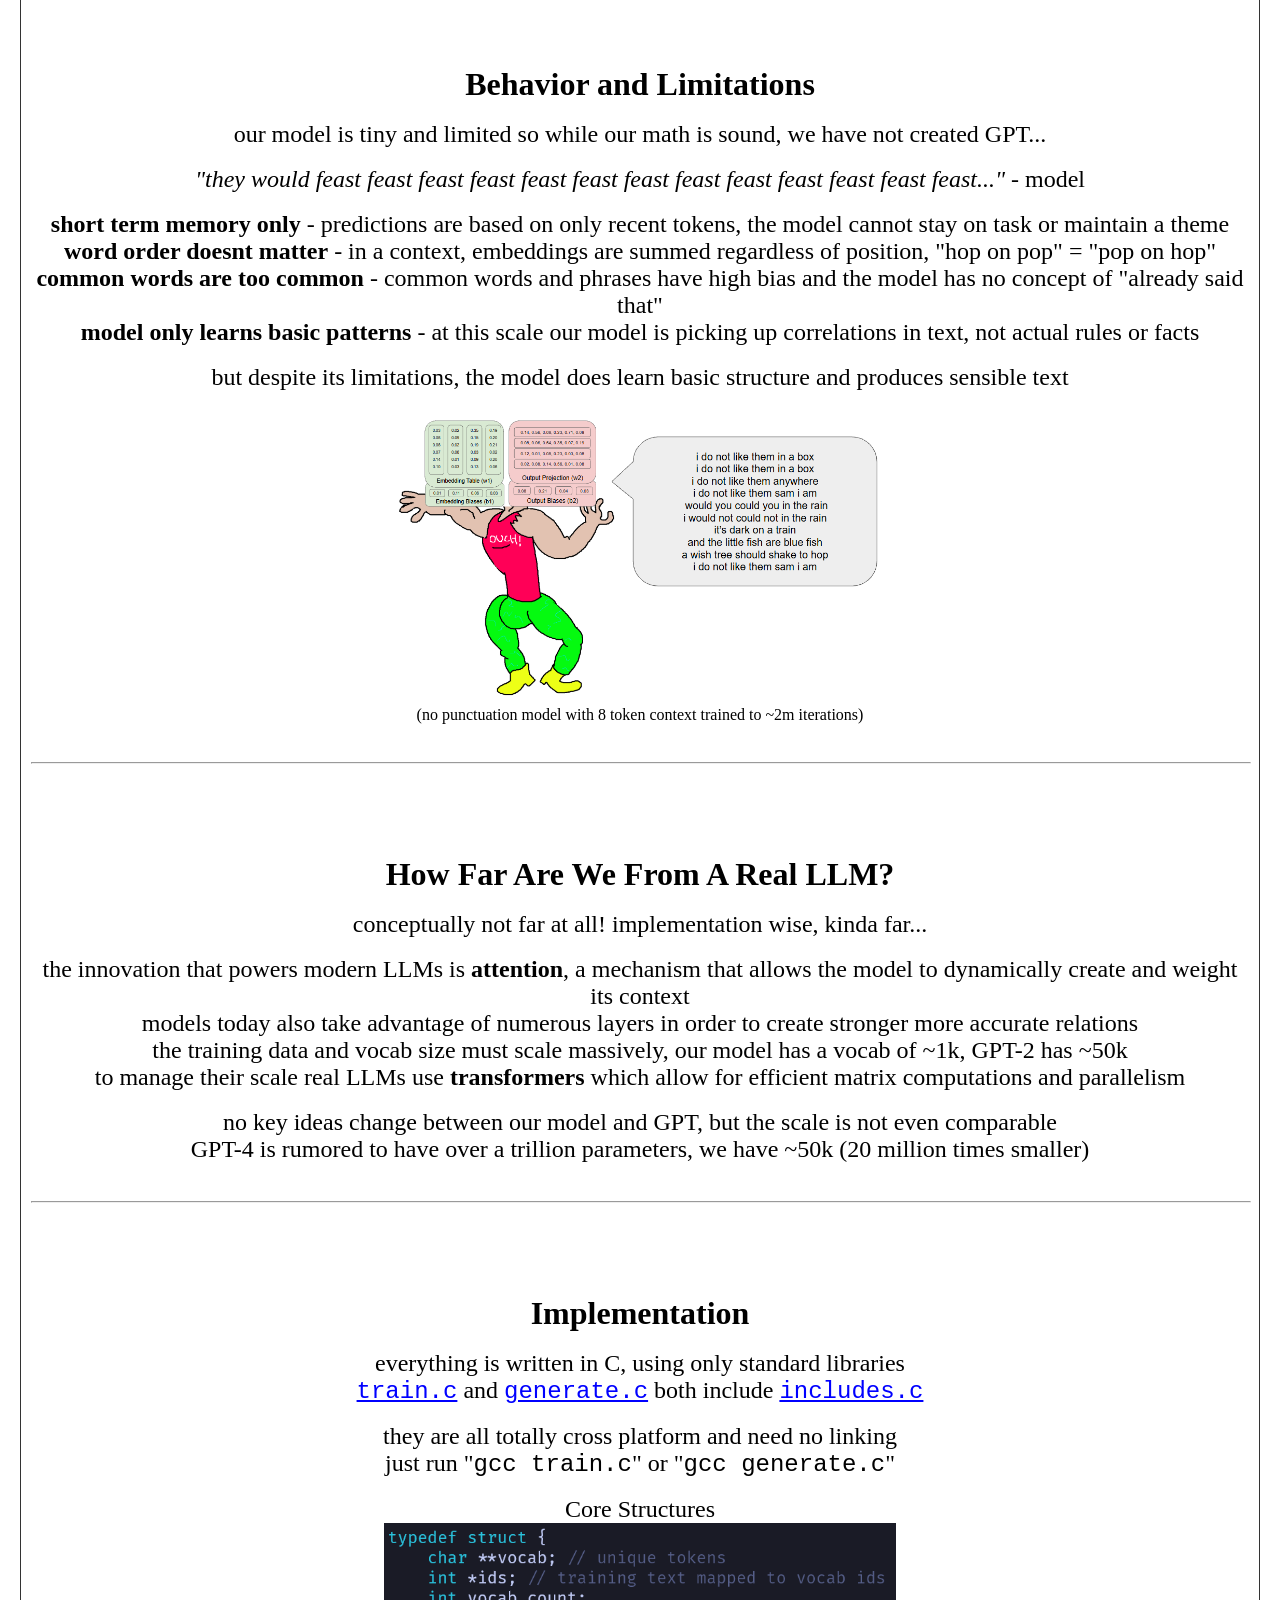
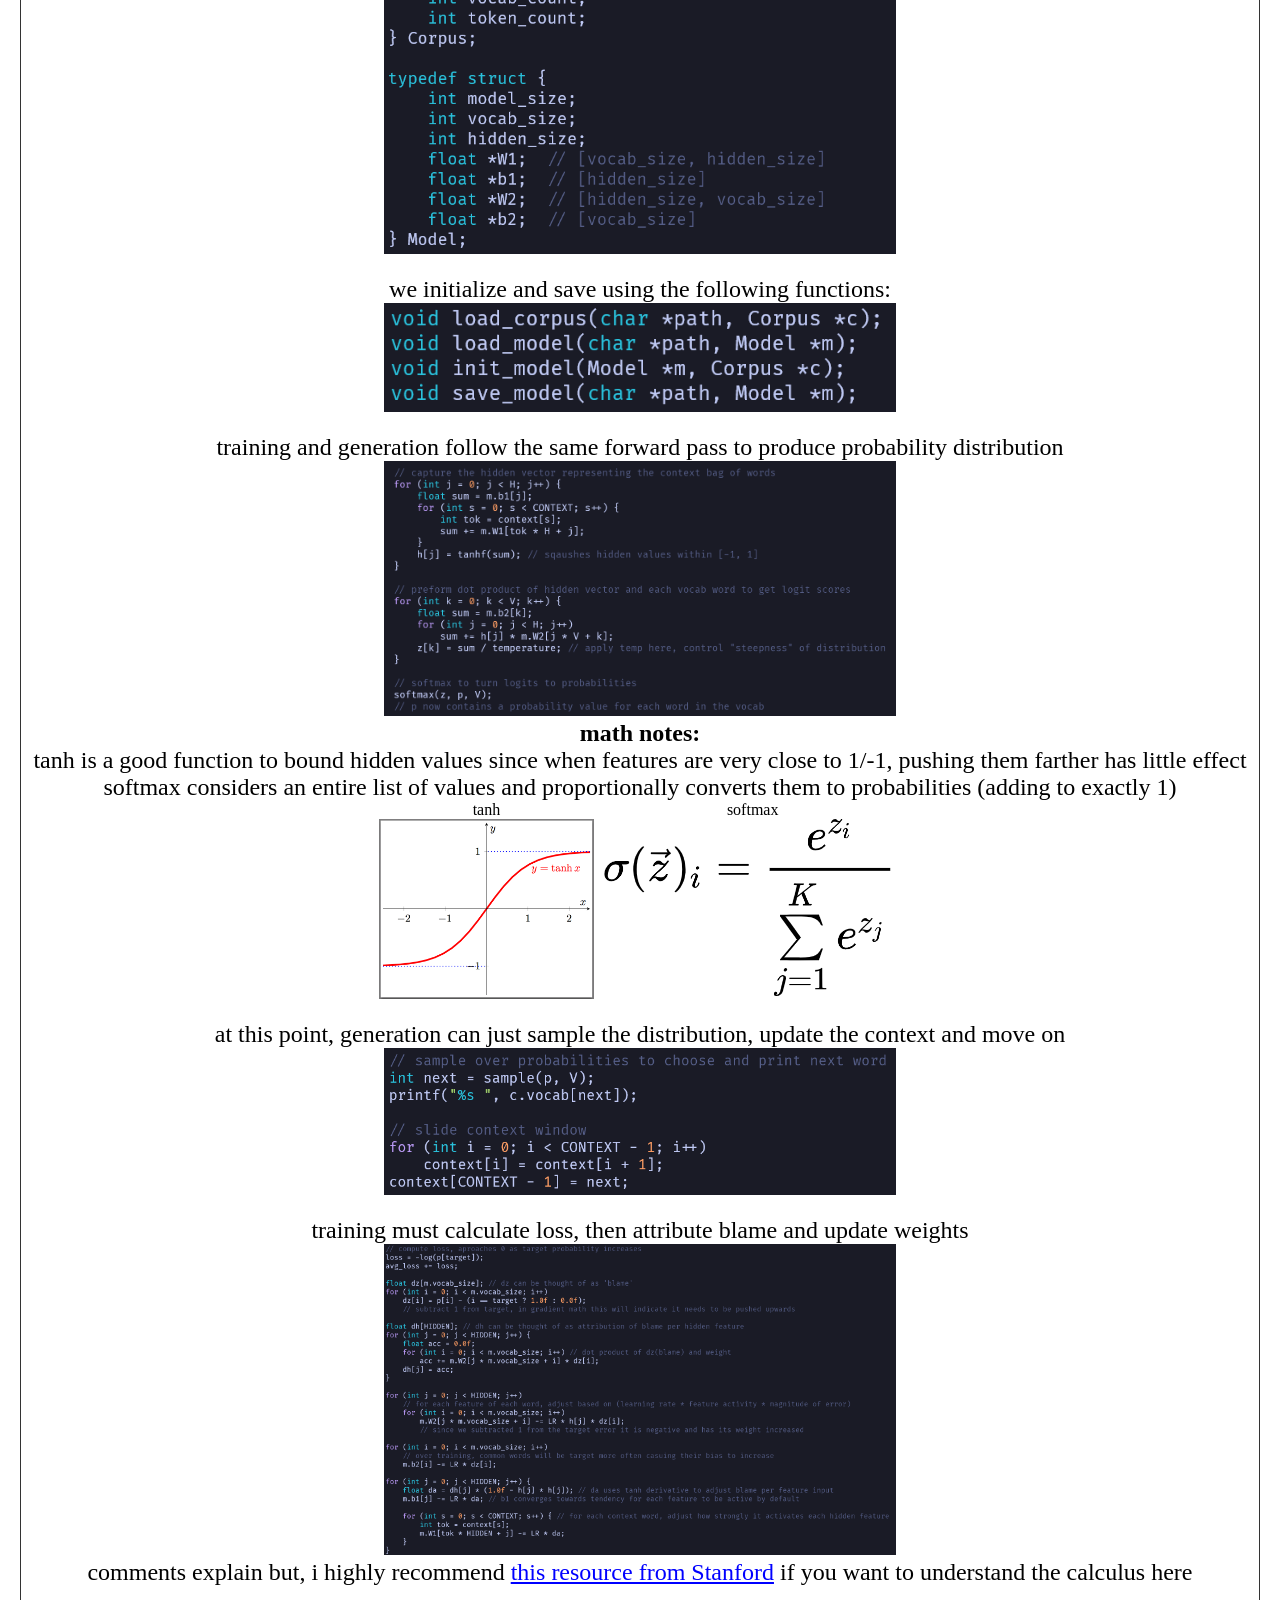
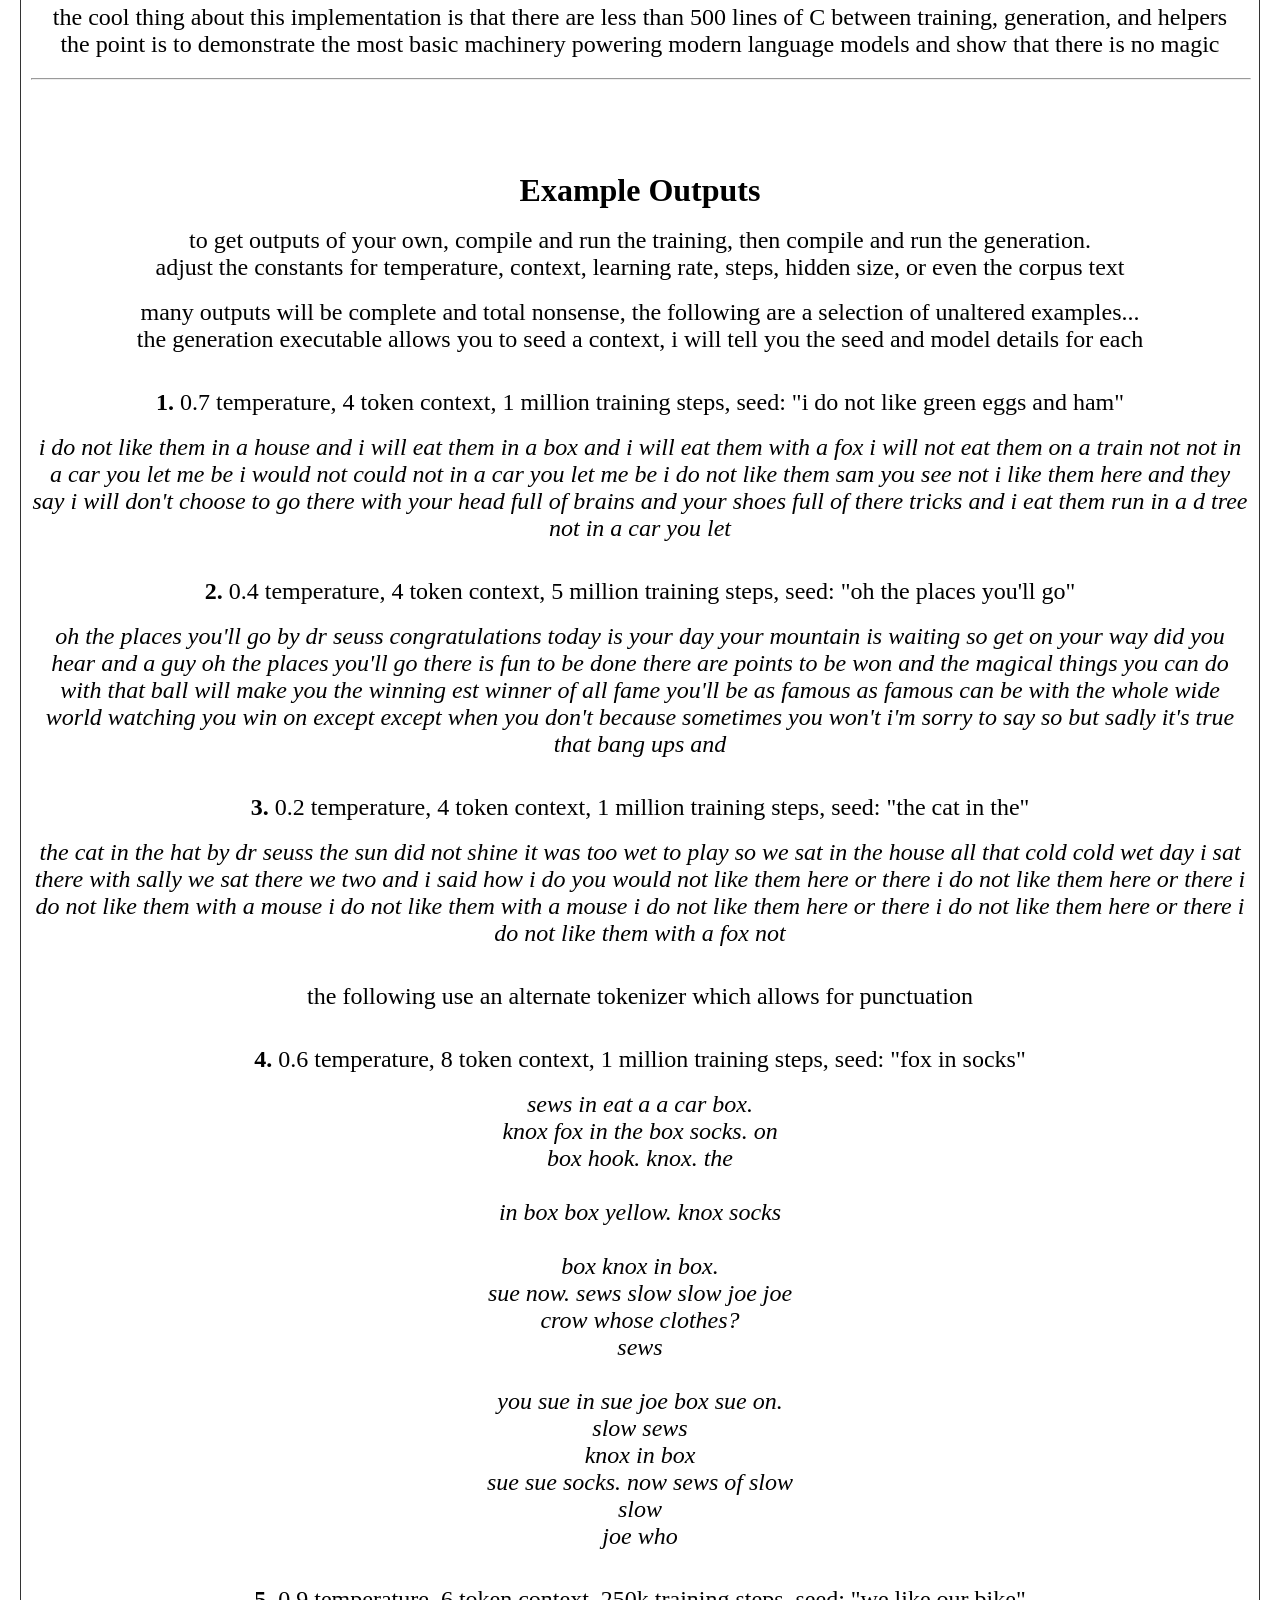
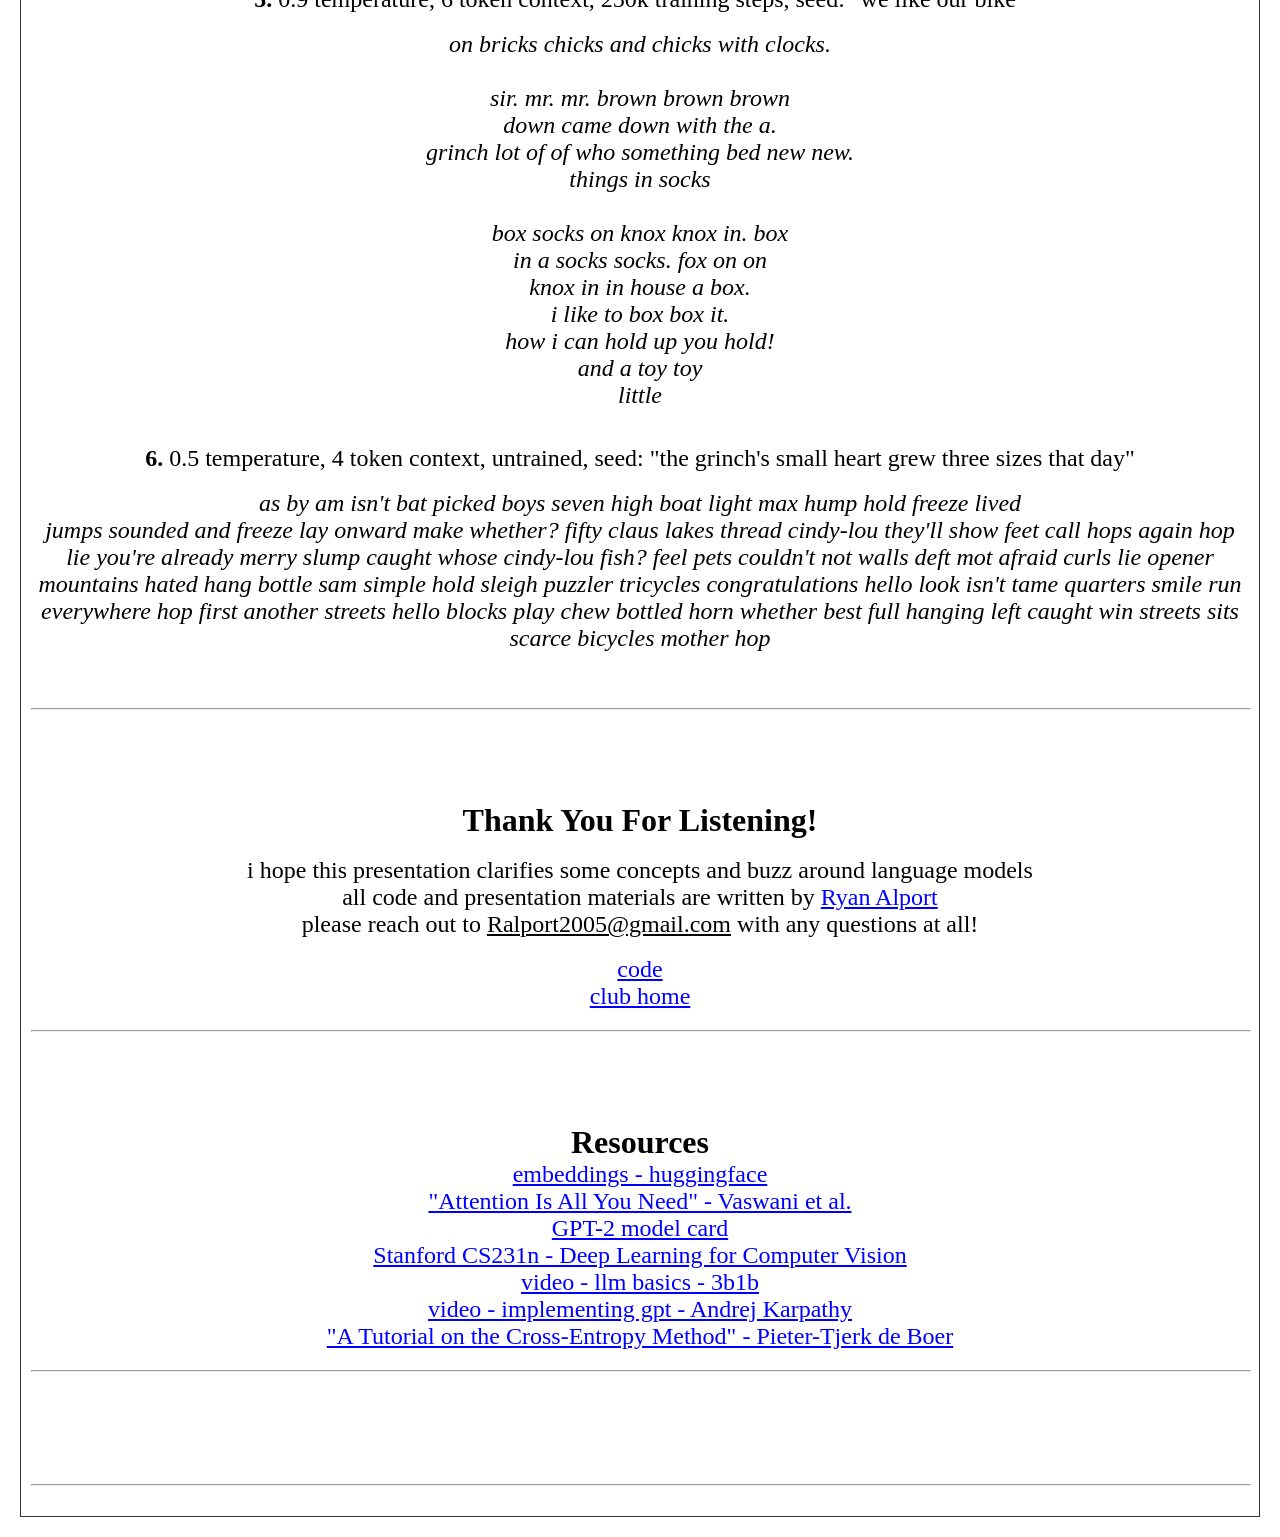
<file: baby-lm/index.html>
<!DOCTYPE html>
<html>
<head>
  <meta charset="UTF-8">
  <meta name="viewport" content="width=device-width, initial-scale=1">
  <meta name="description" content="IHEARTCOMPUTER">
  <title>IHEARTCOMPUTER</title>
  <link rel="icon" type="image/x-icon" href="/logo.png">
  <link rel="stylesheet" href="styles.css">
</head>
<body>
  <div class="main">
    <header class="header">
      <div class="title">
        <strong class="large" style="align-self: flex-start;">I<span style="color: #e00;">♥</span>COMPUTER</strong>
      </div>
      <nav class="nav">
        <a class="link" href="/">home</a>
        <a class="link" href="https://discord.gg/JpRw84Ybwg" target="_blank">discord</a>
        <a class="link" href="/projects/">projects</a>
      </nav>
    </header>

    <hr class="break">

    <div class="content">
		
      <section id="title">
        <strong class="large">Foundations of Language Models</strong><br><br>
        <div class="medium">internals demonstrated through a simple implementation</div><br>
        <img src="images/provider-logos.png" style="max-width: 40vw"><br><br>
      </section><hr class="break">
      <br><br><br><br>

      <section id="goals">
        <strong class="large">Demonstration Goals</strong><br><br>
		<div class="medium">1. explain language model fundamentals</div><br>
		<div class="medium">2. walk though the architecture of our simple model</div><br>
		<div class="medium">3. discuss limitations and contrast with real LLMs</div><br>
		<div class="medium">4. take a brief look at the implementation</div><br>
		<div class="medium">5. play with inputs and see some funny outputs</div><br><br>
		<div class="medium">get ready for some rhymes...</div><br>
        <img src="images/drseuss.png" style="max-width: 40vw"><br>
      </section><hr class="break">
      <br><br><br><br>

      <section id="key-terms">
        <strong class="large">Key Terms</strong><br><br>
        <div class="medium">
			<strong>token</strong> 
			= some string, can be a full word, multiple words, part of a word, punctuation, etc.<br>
			<strong>vocab</strong>
			= all the available tokens the model "understands" and can output<br>
			<strong>parameter</strong>
			= some numerical value stored by our model, parameter count is roughly analogous total storage size<br>
			<strong>context</strong>
			= some number of tokens which are used as the model input to generate more tokens<br>
			<strong>logit</strong>
			= raw (un-normalized) model "score" for each vocab word given some context<br>
			<strong>softmax</strong>
			= function which turns logit values into usable probabilities<br>
			<strong>loss</strong>
			= how wrong the model is when calculating probabilities<br>
			<strong>sampling</strong>
			= randomly choosing an option within a probability distribution<br>
			<strong>temperature</strong>
			= the "steepness" of the probability distribution<br>
			<strong>training</strong>
			= repeatedly adjusting parameters in order to reduce loss<br>
		</div><br>
      </section><hr class="break">
      <br><br><br><br>

      <section id="high-level">
        <strong class="large">High Level Workings</strong><br><br>
        <div class="medium">what does a language model even do?</div><br>
        <div class="medium">
			at their core, language models are token prediction engines <br>
			given some context, they calculate the probability of any given token coming next <br>
			this is achieved by attaching numeric values to tokens which "encode a semantic meaning" <br>
		</div><br>
        <img src="images/output-probabilities.png" style="max-width: 40vw"><br>
        <div class="small">(sample output probabilities in our model)</div><br>
      </section><hr class="break">
      <br><br><br><br>

      <section id="key-concepts">
        <strong class="large">Key Concept</strong><br><br>
        <div class="medium">
			<strong>embeddings</strong> 
			= a list of values for each token which give it "meaning" to the model<br>
		</div><br>
		<img src="images/output-embeddings.png" style="max-width: 60vw"><br>
		<div class="small">(actual first 10 items in sample embedding vectors)</div><br>
		<img src="images/abstract-embeddings.png" style="max-width: 40vw"><br>
		<div class="small">(abstract idea of what embedding vectors might represent)</div><br>
        <div class="medium">
			<strong>note:</strong> 
			the model does not label embedding dimensions and dimensions dont neccessarily have human meaning.<br>
			however, in <em>well trained models</em>, similar tokens will have very similar embedding values, <br>
			this shows us that within these vectors, meaning is being captured<br><br>

			this results in the interesting property that we can "do algebra on words"<br>
			<code>"mean" + "christmas" ~= "grinch"</code>
		</div><br>
      </section><hr class="break">
      <br><br><br><br>

      <section id="architecture">
        <strong class="large">Model Architecture</strong><br><br>
		<div class="medium"><strong>Generation</strong></div>
		<img src="images/model-arch.png" style="max-width: 50vw"><br>
		<div class="medium">our model begins with a few tokens of context, we add each one's embedding vector to produce a hidden representation</div>
		<div class="medium">for the full vocabulary, we apply a dot product with the hidden vector, this produces logits</div>
		<div class="medium">logits are passed through the softmax function to convert to probabilities</div>
		<div class="medium">we sample from that distribution in order to choose the next word</div><br><br>
		<div class="medium"><strong>Training</strong></div>
		<img src="images/model-arch-2.png" style="max-width: 50vw"><br>
		<div class="medium">to train, we follow nearly the same process but we use the probability output to adjust our model</div>
		<div class="medium">we pick a random position in the training corpus and attempt to predict the next token</div>
		<div class="medium">the correct one is known and in a perfectly trained model its probability would be 1 while all other are 0</div>
		<div class="medium">we find the difference and use it to increase the weight for the correct word and decrease the others</div>
		<div class="medium">this update is propogated back through the model and the input embeddings are adjusted as well</div>
		<br>
		<div class="medium">repeat a million times and predictions steadily get better and better</div><br>
		<div class="medium"><strong>sample error / iteration:</strong></div>
		<img src="images/graph.png" style="max-width: 40vw"><br>
      </section><hr class="break">
      <br><br><br><br>

      <section id="limitations">
        <strong class="large">Behavior and Limitations</strong><br><br>
		<div class="medium">our model is tiny and limited so while our math is sound, we have not created GPT...</div><br>
		<div class="medium"><em>"they would feast feast feast feast feast feast feast feast feast feast feast feast feast..."</em> - model</div><br>
		<div class="medium"><strong>short term memory only</strong> - predictions are based on only recent tokens, the model cannot stay on task or maintain a theme</div>
		<div class="medium"><strong>word order doesnt matter</strong> - in a context, embeddings are summed regardless of position, "hop on pop" = "pop on hop"</div>
		<div class="medium"><strong>common words are too common</strong> - common words and phrases have high bias and the model has no concept of "already said that"</div>
		<div class="medium"><strong>model only learns basic patterns</strong> - at this scale our model is picking up correlations in text, not actual rules or facts</div><br>
		<!--<img src="images/dumb-wojak.png" style="max-width: 40vw"><br>-->
		<div class="medium">but despite its limitations, the model does learn basic structure and produces sensible text</div><br>
		<img src="images/chad.png" style="max-width: 40vw"><br>
		<div class="small">(no punctuation model with 8 token context trained to ~2m iterations)</div><br>

      </section><hr class="break">
      <br><br><br><br>

      <section id="real-llm">
        <strong class="large">How Far Are We From A Real LLM?</strong><br><br>
		<div class="medium">conceptually not far at all! implementation wise, kinda far...</div><br>
		<div class="medium">the innovation that powers modern LLMs is <strong>attention</strong>, a mechanism that allows the model to dynamically create and weight its context</div>
		<div class="medium">models today also take advantage of numerous layers in order to create stronger more accurate relations</div>
		<div class="medium">the training data and vocab size must scale massively, our model has a vocab of ~1k, GPT-2 has ~50k</div>
		<div class="medium">to manage their scale real LLMs use <strong>transformers</strong> which allow for efficient matrix computations and parallelism</div><br>
		<div class="medium">no key ideas change between our model and GPT, but the scale is not even comparable</div>
		<div class="medium">GPT-4 is rumored to have over a trillion parameters, we have ~50k (20 million times smaller)</div><br>
      </section><hr class="break">
      <br><br><br><br>

      <section id="implementation">
        <strong class="large">Implementation</strong><br><br>
        <div class="medium">everything is written in C, using only standard libraries</div>
		<div class="medium">
			<a style="color: blue;" href="project/train.c"><code>train.c</code></a> 
			and 
			<a style="color: blue;" href="project/generate.c"><code>generate.c</code></a> 
			both include 
			<a style="color: blue;" href="project/includes.c"><code>includes.c</code></a>
		</div><br>
		<div class="medium">they are all totally cross platform and need no linking</div>
		<div class="medium">just run "<code>gcc train.c</code>" or "<code>gcc generate.c</code>"</div><br>

		<div class="medium">Core Structures</div>
		<img src="images/structs.png" style="max-width: 40vw"><br><br>
		<div class="medium">we initialize and save using the following functions:</div>
		<img src="images/functions.png" style="max-width: 40vw"><br><br>
		<div class="medium">training and generation follow the same forward pass to produce probability distribution</div>
		<img src="images/forward-pass.png" style="max-width: 40vw"><br>
		<div class="medium"><strong>math notes:</strong><br>
			tanh is a good function to bound hidden values since when features are very close to 1/-1, pushing them farther has little effect</div>
		<div class="medium">softmax considers an entire list of values and proportionally converts them to probabilities (adding to exactly 1)</div>
		<div style="display:flex; justify-content:center; gap:10px;">
			<div style="align-items:center"><div class="small">tanh</div><img src="images/tanh.png" style="max-height: 20vh; max-width: 40vw"></div>
			<div style="align-items:center"><div class="small">softmax</div><img src="images/softmax.png" style="max-height: 20vh; max-width: 40vw"></div>
		</div>

		<br>
		<div class="medium">at this point, generation can just sample the distribution, update the context and move on</div>
		<img src="images/gen-implementation.png" style="max-width: 40vw"><br><br>
		<div class="medium">training must calculate loss, then attribute blame and update weights</div>
		<img src="images/train-implementation.png" style="max-width: 40vw"><br>
		<div class="medium">comments explain but, i highly recommend <a style="color:blue" href="https://cs231n.github.io/linear-classify/">this resource from Stanford</a> if you want to understand the calculus here</div><br>
		<div class="medium">the cool thing about this implementation is that there are less than 500 lines of C between training, generation, and helpers</div>
		<div class="medium">the point is to demonstrate the most basic machinery powering modern language models and show that there is no magic</div>

      </section><hr class="break">
      <br><br><br><br>

	  <section id="examples">
        <strong class="large">Example Outputs</strong><br><br>

        <div class="medium">to get outputs of your own, compile and run the training, then compile and run the generation.</div>
        <div class="medium">adjust the constants for temperature, context, learning rate, steps, hidden size, or even the corpus text</div><br>
        <div class="medium">many outputs will be complete and total nonsense, the following are a selection of unaltered examples...</div>
		<div class="medium">the generation executable allows you to seed a context, i will tell you the seed and model details for each</div><br><br>

		<div class="medium"><strong>1.</strong> 0.7 temperature, 4 token context, 1 million training steps, seed: "i do not like green eggs and ham"</div><br>
		<div class="medium"><em>i do not like them in a house and i will eat them in a box and i will eat them with a fox i will not eat them on a train not not in a car you let me be i would not could not in a car you let me be i do not like them sam you see not i like them here and they say i will don't choose to go there with your head full of brains and your shoes full of there tricks and i eat them run in a d tree not in a car you let</em></div><br><br>

		<div class="medium"><strong>2.</strong> 0.4 temperature, 4 token context, 5 million training steps, seed: "oh the places you'll go"</div><br>
		<div class="medium"><em>oh the places you'll go by dr seuss congratulations today is your day your mountain is waiting so get on your way did you hear and a guy oh the places you'll go there is fun to be done there are points to be won and the magical things you can do with that ball will make you the winning est winner of all fame you'll be as famous as famous can be with the whole wide world watching you win on except except when you don't because sometimes you won't i'm sorry to say so but sadly it's true that bang ups and</em></div><br><br>

		<div class="medium"><strong>3.</strong> 0.2 temperature, 4 token context, 1 million training steps, seed: "the cat in the"</div><br>
		<div class="medium"><em>the cat in the hat by dr seuss the sun did not shine it was too wet to play so we sat in the house all that cold cold wet day i sat there with sally we sat there we two and i said how i do you would not like them here or there i do not like them here or there i do not like them with a mouse i do not like them with a mouse i do not like them here or there i do not like them here or there i do not like them with a fox not</em></div><br><br>

		<div class="medium">the following use an alternate tokenizer which allows for punctuation</div><br><br>

		<div class="medium"><strong>4.</strong> 0.6 temperature, 8 token context, 1 million training steps, seed: "fox in socks"</div><br>
		<div class="medium"><em> sews in eat a a car box.<br>
				knox fox in the box socks. on<br>
				box hook. knox. the<br>
				<br>
				in box box yellow. knox socks<br>
				<br>
				box knox in box.<br>
				sue now. sews slow slow joe joe<br>
				crow whose clothes?<br>
				sews<br>
				<br>
				you sue in sue joe box sue on.<br>
				slow sews<br>
				knox in box<br>
				sue sue socks. now sews of slow<br>
				slow<br>
				joe who<br>
			</em></div><br><br>

		<div class="medium"><strong>5.</strong> 0.9 temperature, 6 token context, 250k training steps, seed: "we like our bike"</div><br>
		<div class="medium"><em>on bricks chicks and chicks with clocks.<br>
				<br>
				sir. mr. mr. brown brown brown<br>
				down came down with the a.<br>
				grinch lot of of who something bed new new.<br>
				things in socks<br>
				<br>
				box socks on knox knox in. box<br>
				in a socks socks. fox on on<br>
				knox in in house a box.<br>
				i like to box box it.<br>
				how i can hold up you hold!<br>
				and a toy toy<br>
				little<br>
			</em></div><br><br>

		<div class="medium"><strong>6.</strong> 0.5 temperature, 4 token context, untrained, seed: "the grinch's small heart grew three sizes that day"</div><br>
		<div class="medium"><em>as by am isn't bat picked boys seven high boat light max hump hold freeze lived<br>
				jumps sounded and freeze lay onward make whether? fifty claus lakes thread cindy-lou they'll show feet call hops again hop lie you're already merry slump caught whose cindy-lou fish? feel pets couldn't not walls deft mot afraid curls lie opener mountains hated hang bottle sam simple hold sleigh puzzler tricycles congratulations hello look isn't tame quarters smile run everywhere hop first another streets hello blocks play chew bottled horn whether best full hanging left caught win streets sits scarce bicycles mother hop</em></div><br><br>

      </section><hr class="break">
      <br><br><br><br>

      <section id="thank-you">
		  <strong class="large">Thank You For Listening!</strong><br><br>
		  <div class="medium">i hope this presentation clarifies some concepts and buzz around language models</div>
		  <div class="medium">all code and presentation materials are written by <a style="color: blue;" href="https://ryanhub.org/ryan-alport">Ryan Alport</a></div>
		  <div class="medium">please reach out to <a style="text-decoration:underline;color: black;">Ralport2005@gmail.com</a> with any questions at all!</div><br>

		  <div class="medium"><a style="color: blue;" href="https://www.ryanhub.org/repos/baby-lm.git/">code</a></div>
		  <div class="medium"><a style="color: blue;" href="/">club home</a></div>
      </section><hr class="break">
      <br><br><br><br>

      <section id="resources">
        <strong class="large">Resources</strong><br>
		<a class="medium" style="color: blue;" href="https://huggingface.co/spaces/hesamation/primer-llm-embedding">embeddings - huggingface</a><br>
		<a class="medium" style="color: blue;" href="https://proceedings.neurips.cc/paper_files/paper/2017/file/3f5ee243547dee91fbd053c1c4a845aa-Paper.pdf">"Attention Is All You Need" - Vaswani et al.</a><br>
		<a class="medium" style="color: blue;" href="https://github.com/openai/gpt-2/blob/master/model_card.md">GPT-2 model card</a><br>
		<a class="medium" style="color: blue;" href="https://cs231n.github.io/linear-classify/">Stanford CS231n - Deep Learning for Computer Vision</a><br>
		<a class="medium" style="color: blue;" href="youtube.com/watch?v=LPZh9BOjkQs&pp=2AbJAg%3D%3D">video - llm basics - 3b1b</a><br>
		<a class="medium" style="color: blue;" href="https://www.youtube.com/watch?v=kCc8FmEb1nY&pp=ygUaaW1wbGVtZW50IGdwdCBmcm9tIHNjcmF0Y2jYBs8k">video - implementing gpt - Andrej Karpathy</a><br>
		<a class="medium" style="color: blue;" href="https://web.mit.edu/6.454/www/www_fall_2003/gew/CEtutorial.pdf">"A Tutorial on the Cross-Entropy Method" - Pieter-Tjerk de Boer</a><br>
      </section><hr class="break">
      <br><br><br><br>

	</div>
    <hr class="break">

  </div>
</body>
</html>
</file>
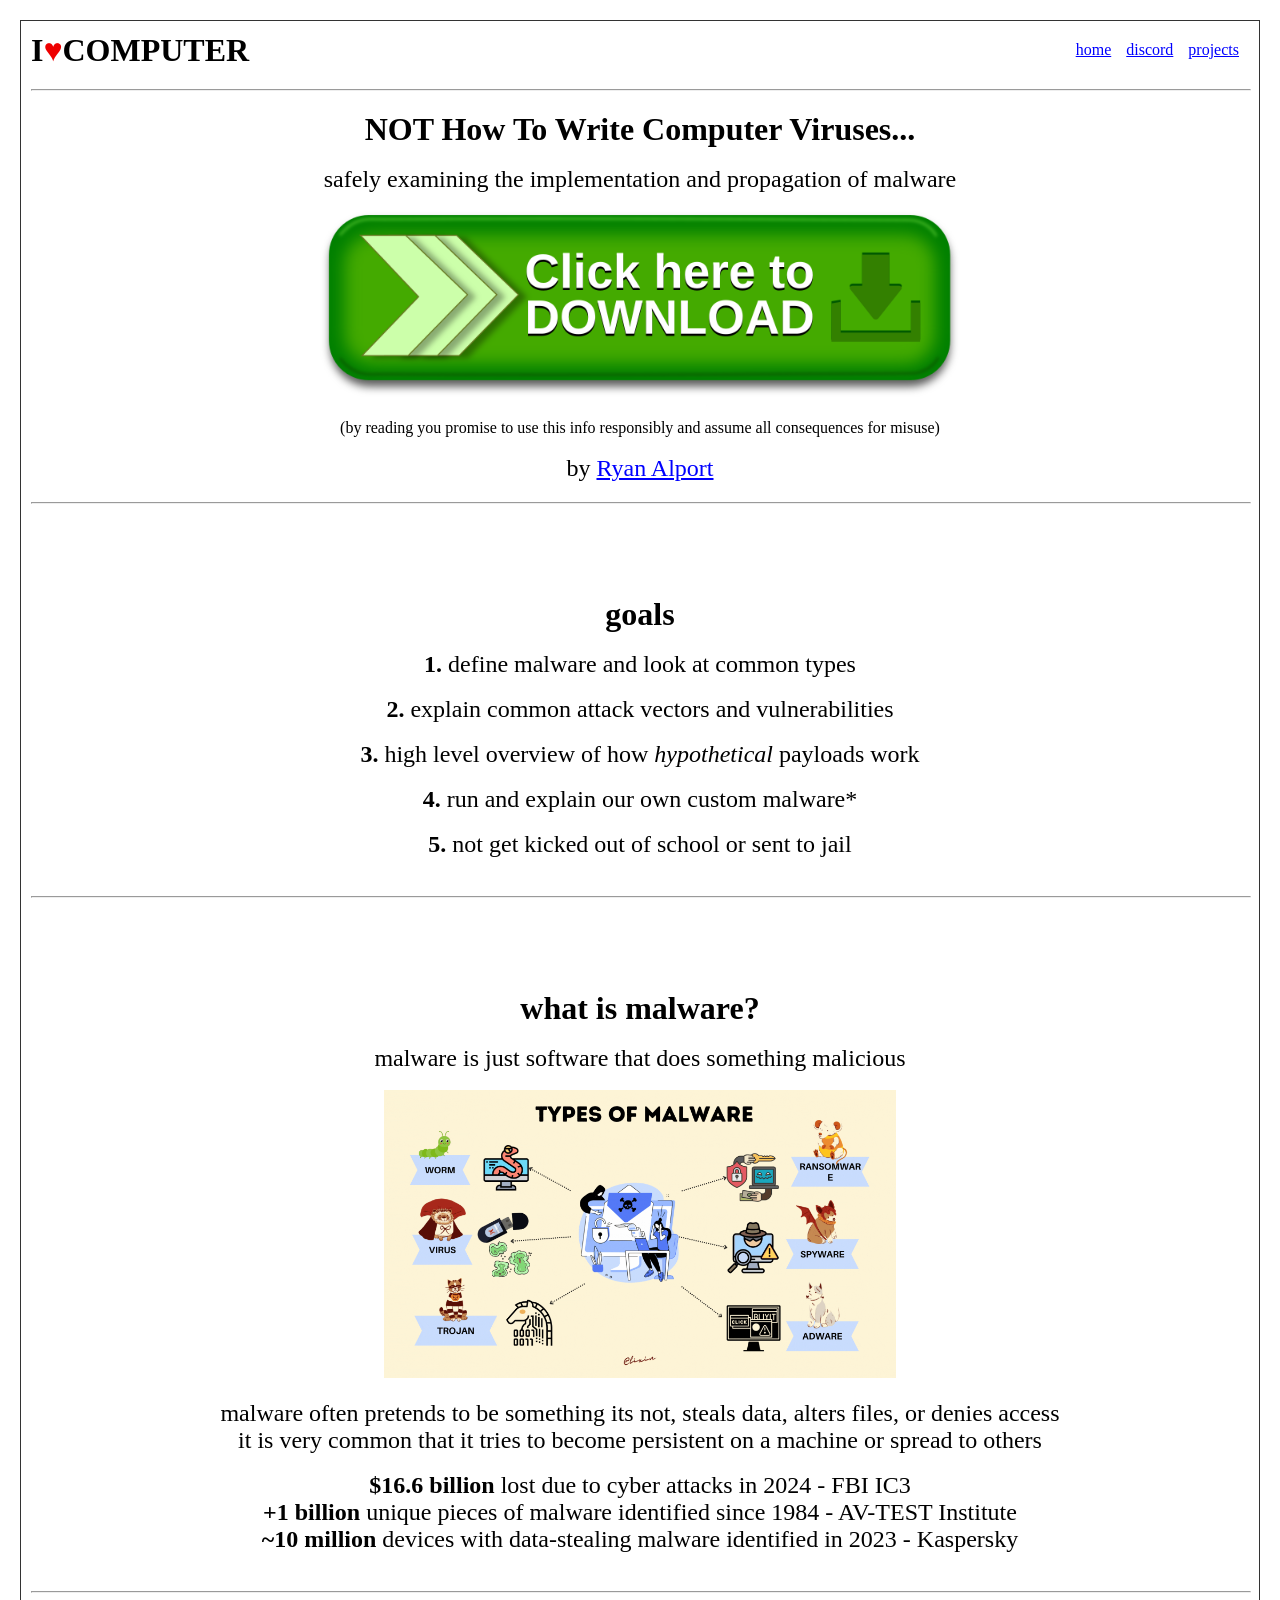
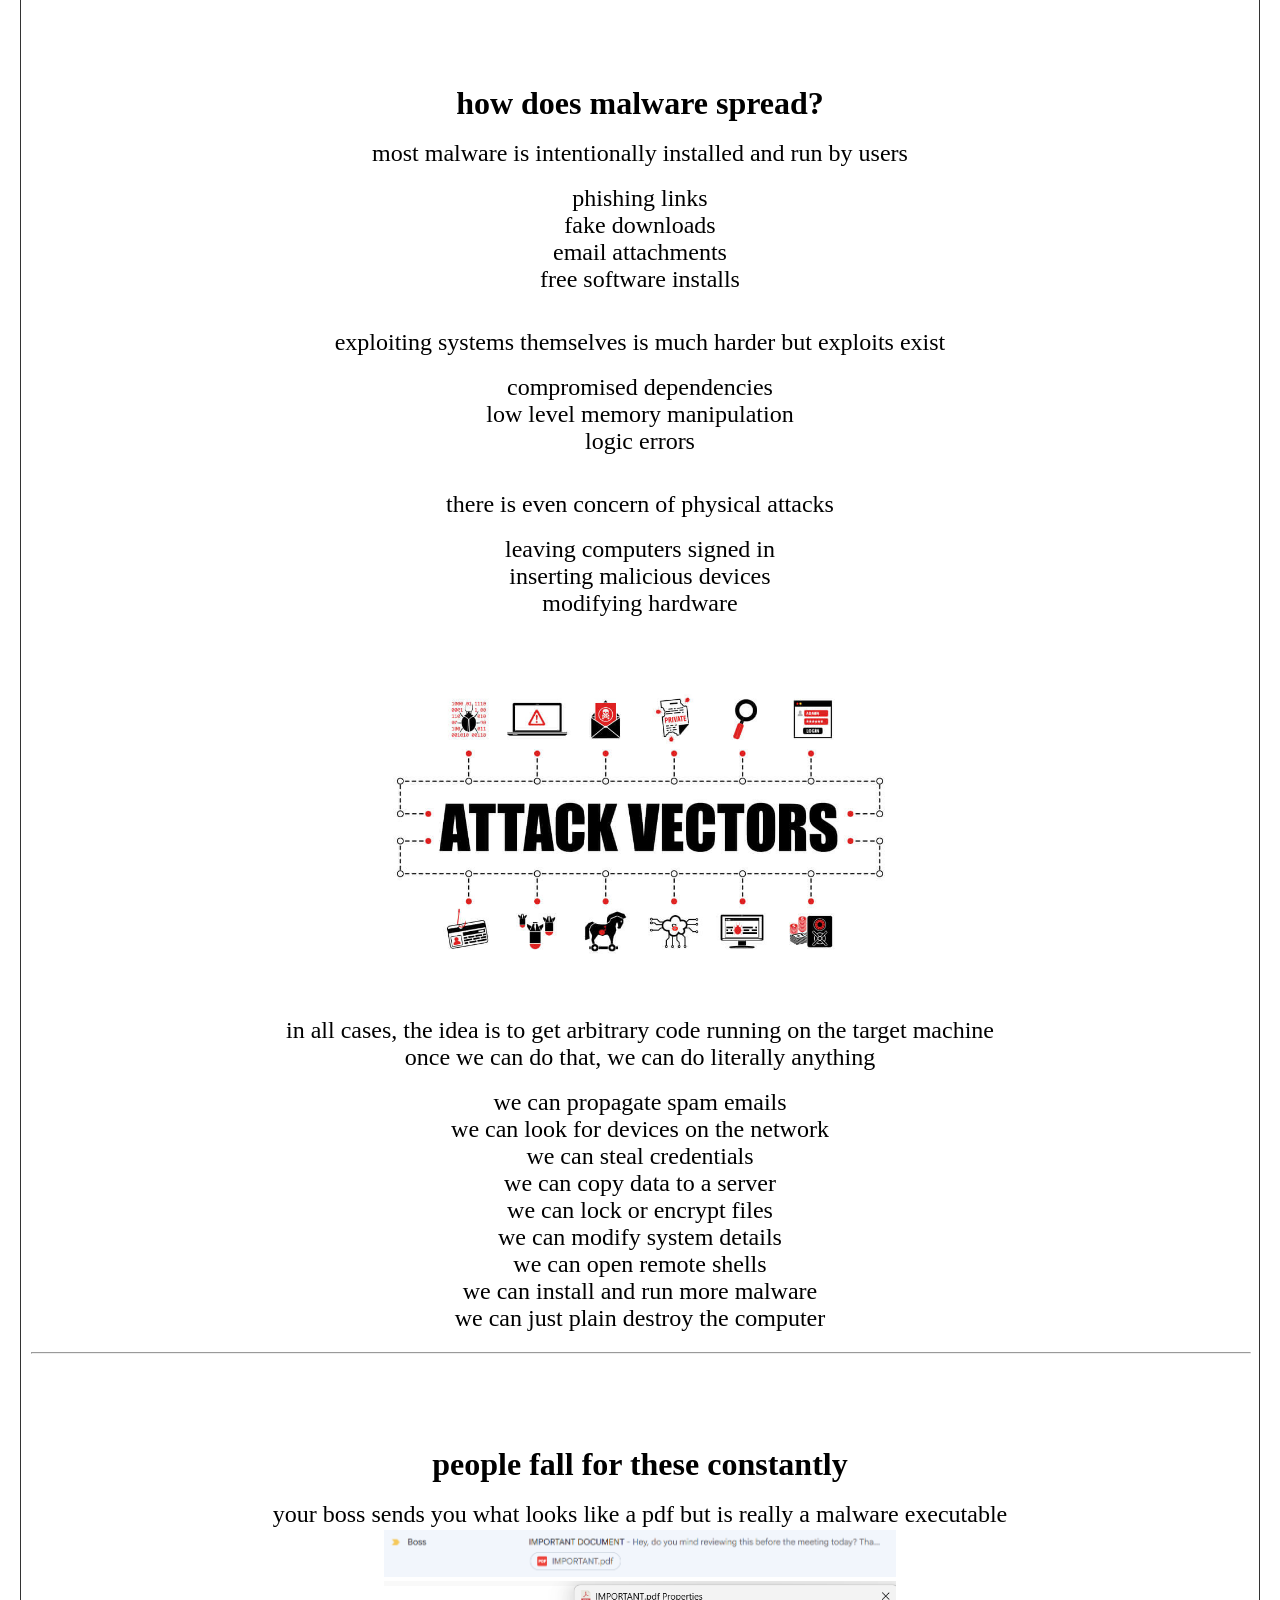
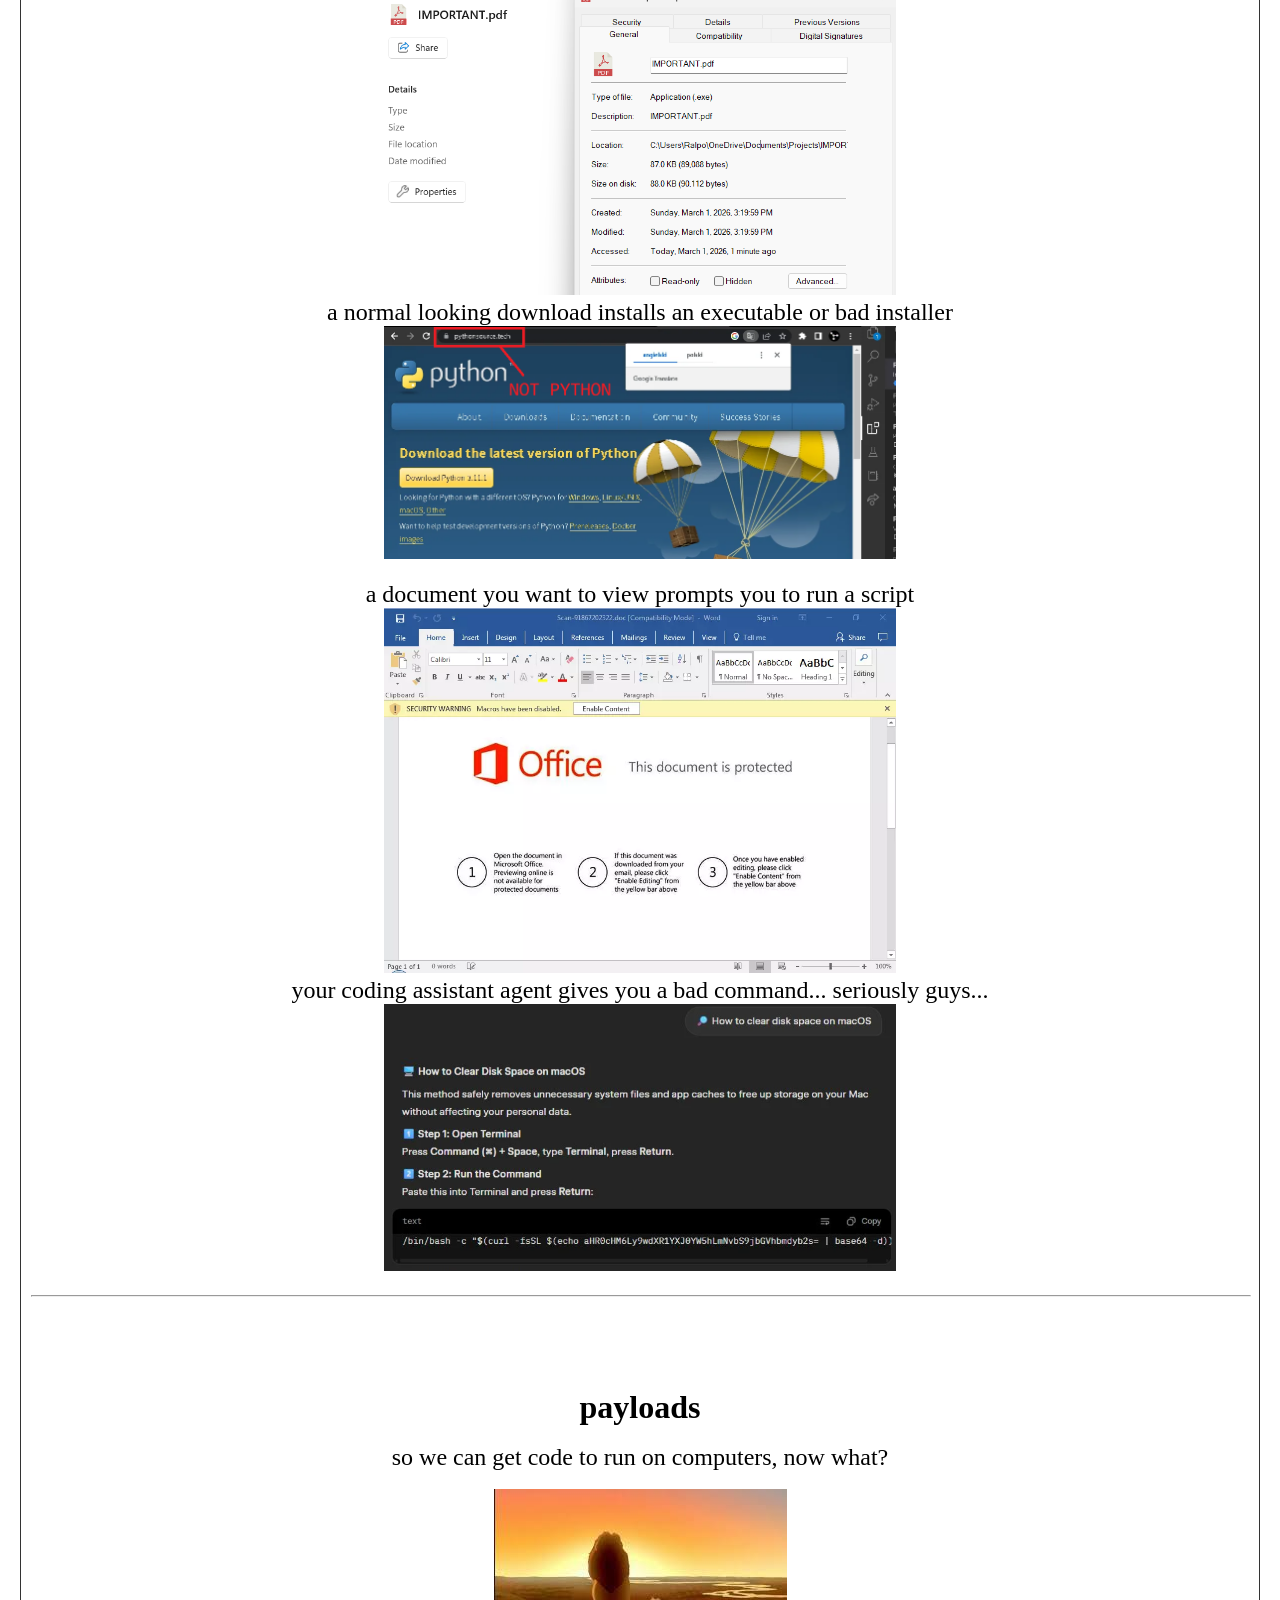
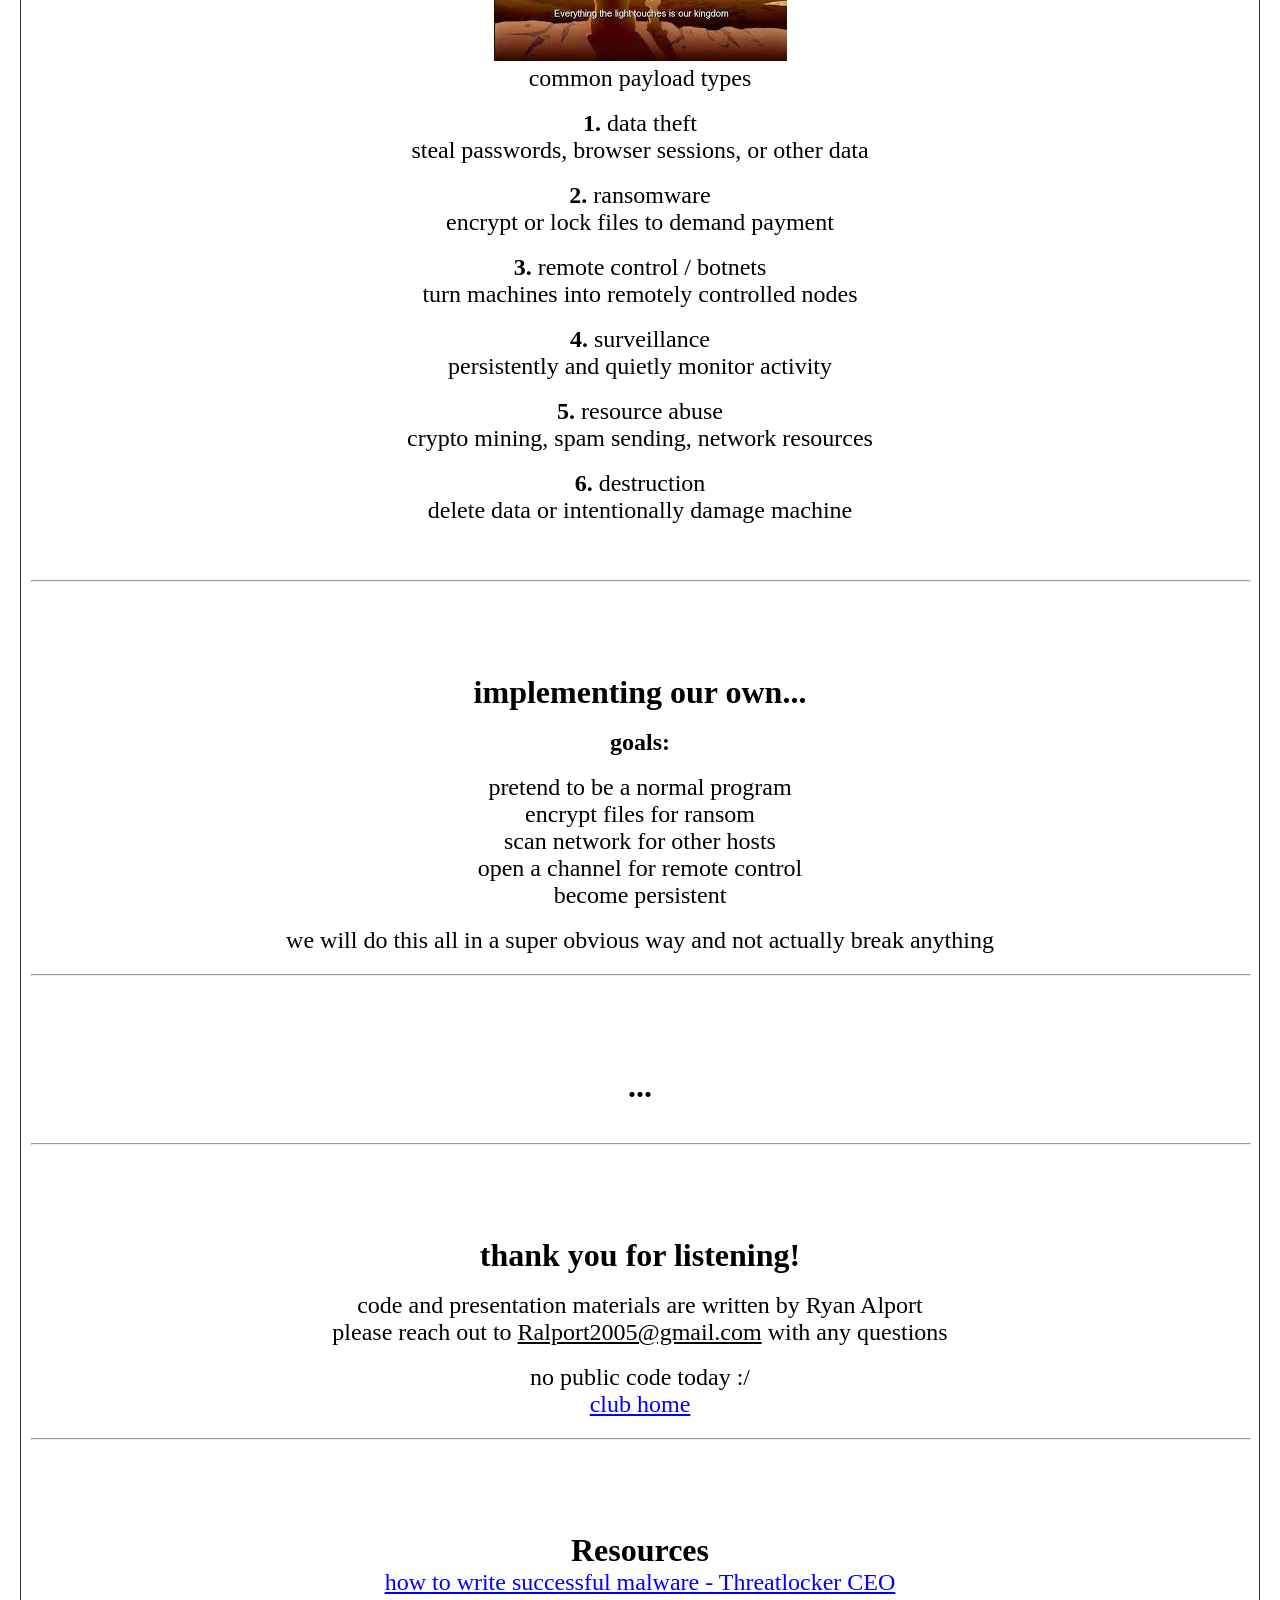
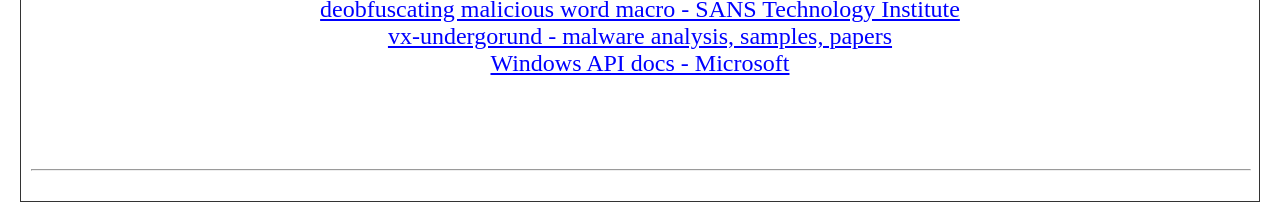
<file: not-a-virus/index.html>
<!DOCTYPE html>
<html>
<head>
  <meta charset="UTF-8">
  <meta name="viewport" content="width=device-width, initial-scale=1">
  <meta name="description" content="IHEARTCOMPUTER">
  <title>IHEARTCOMPUTER</title>
  <link rel="icon" type="image/x-icon" href="/logo.png">
  <link rel="stylesheet" href="styles.css">
</head>
<body>
  <div class="main">
    <header class="header">
      <div class="title">
        <strong class="large" style="align-self: flex-start;">I<span style="color: #e00;">♥</span>COMPUTER</strong>
      </div>
      <nav class="nav">
        <a class="link" href="/">home</a>
        <a class="link" href="https://discord.gg/JpRw84Ybwg" target="_blank">discord</a>
        <a class="link" href="/projects/">projects</a>
      </nav>
    </header>

    <hr class="break">
    <div class="content">

      <section id="title">
        <strong class="large">NOT How To Write Computer Viruses...</strong><br><br>
        <div class="medium">safely examining the implementation and propagation of malware</div><br>
        <img src="images/download.png" style="max-width: 50vw"><br><br>
        <div class="small">(by reading you promise to use this info responsibly and assume all consequences for misuse)</div><br>
      <div class="medium">by <a href="https://ryanhub.org/me" style="color: blue;">Ryan Alport</a></div>
      </section><hr class="break">
      <br><br><br><br>

      <section id="goals">
        <strong class="large">goals</strong><br><br>
		<div class="medium"><strong>1. </strong>define malware and look at common types</div><br>
		<div class="medium"><strong>2. </strong>explain common attack vectors and vulnerabilities</div><br>
		<div class="medium"><strong>3. </strong>high level overview of how <i>hypothetical</i> payloads work</div><br>
		<div class="medium"><strong>4. </strong>run and explain our own custom malware*</div><br>
		<div class="medium"><strong>5. </strong>not get kicked out of school or sent to jail</div><br>
      </section><hr class="break">
      <br><br><br><br>

      <section id="what-is-malware">
        <strong class="large">what is malware?</strong><br><br>
    <div class="medium">malware is just software that does something malicious</div><br>
        <img src="images/types.png" style="max-width: 40vw"><br><br>
    <div class="medium">malware often pretends to be something its not, steals data, alters files, or denies access</div>
		<div class="medium">it is very common that it tries to become persistent on a machine or spread to others</div><br>

		<div class="medium"><strong>$16.6 billion</strong> lost due to cyber attacks in 2024 - FBI IC3</div>
		<div class="medium"><strong>+1 billion</strong> unique pieces of malware identified since 1984 - AV-TEST Institute</div>
		<div class="medium"><strong>~10 million</strong> devices with data-stealing malware identified in 2023 - Kaspersky</div><br>
      </section><hr class="break">
      <br><br><br><br>

      <section id="spreading-malware">
        <strong class="large">how does malware spread?</strong><br><br>
		<div class="medium">most malware is intentionally installed and run by users</div><br>
		<div class="medium">phishing links</div>
		<div class="medium">fake downloads</div>
		<div class="medium">email attachments</div>
		<div class="medium">free software installs</div><br><br>

		<div class="medium">exploiting systems themselves is much harder but exploits exist</div><br>
		<div class="medium">compromised dependencies</div>
		<div class="medium">low level memory manipulation</div>
		<div class="medium">logic errors</div><br><br>

		<div class="medium">there is even concern of physical attacks</div><br>
		<div class="medium">leaving computers signed in</div>
		<div class="medium">inserting malicious devices</div>
		<div class="medium">modifying hardware</div><br><br>

        <img src="images/vectors.png" style="max-width: 40vw"><br><br>

		<div class="medium">in all cases, the idea is to get arbitrary code running on the target machine</div>
		<div class="medium">once we can do that, we can do literally anything</div><br>
    <div class="medium">we can propagate spam emails</div>
		<div class="medium">we can look for devices on the network</div>
		<div class="medium">we can steal credentials</div>
		<div class="medium">we can copy data to a server</div>
		<div class="medium">we can lock or encrypt files</div>
		<div class="medium">we can modify system details</div>
		<div class="medium">we can open remote shells</div>
		<div class="medium">we can install and run more malware</div>
		<div class="medium">we can just plain destroy the computer</div>

      </section><hr class="break">
      <br><br><br><br>

      <section id="examples">
        <strong class="large">people fall for these constantly</strong><br><br>
		<div class="medium">your boss sends you what looks like a pdf but is really a malware executable</div>
        <img src="images/fake-email.png" style="max-width: 40vw"><br>
        <img src="images/fake-pdf.png" style="max-width: 40vw"><br>
		<div class="medium">a normal looking download installs an executable or bad installer</div>
		<img src="images/fake-download.png" style="max-width: 40vw"><br><br>
		<div class="medium">a document you want to view prompts you to run a script</div>
        <img src="images/bad-macro.png" style="max-width: 40vw"><br>
		<div class="medium">your coding assistant agent gives you a bad command... seriously guys...</div>
        <img src="images/bad-curl.png" style="max-width: 40vw"><br>
      </section><hr class="break">
      <br><br><br><br>

      <section id="payloads">
        <strong class="large">payloads</strong><br><br>
		<div class="medium">so we can get code to run on computers, now what?</div><br>
        <img src="images/everything.png" style="max-width: 40vw"><br>

		<div class="medium">common payload types</div><br>
		
		<div class="medium"><strong>1. </strong>data theft</div>
		<div class="medium">steal passwords, browser sessions, or other data</div><br>

		<div class="medium"><strong>2. </strong>ransomware</div>
		<div class="medium">encrypt or lock files to demand payment</div><br>

		<div class="medium"><strong>3. </strong>remote control / botnets</div>
		<div class="medium">turn machines into remotely controlled nodes</div><br>

		<div class="medium"><strong>4. </strong>surveillance</div>
		<div class="medium">persistently and quietly monitor activity</div><br>

		<div class="medium"><strong>5. </strong>resource abuse</div>
		<div class="medium">crypto mining, spam sending, network resources</div><br>

		<div class="medium"><strong>6. </strong>destruction</div>
		<div class="medium">delete data or intentionally damage machine</div><br><br>
      </section><hr class="break">
      <br><br><br><br>

      <section id="implementation">
        <strong class="large">implementing our own...</strong><br><br>
		<div class="medium"><strong>goals:</strong></div><br>
		<div class="medium">pretend to be a normal program</div>
        <div class="medium">encrypt files for ransom</div>
        <div class="medium">scan network for other hosts</div>
		<div class="medium">open a channel for remote control</div>
		<div class="medium">become persistent</div><br>
		<div class="medium">we will do this all in a super obvious way and not actually break anything</div>
      </section><hr class="break">
      <br><br><br><br>

      <section id="demo">
        <strong class="large">...</strong><br><br>
      </section><hr class="break">
      <br><br><br><br>

      <section id="thank-you">
        <strong class="large">thank you for listening!</strong><br><br>
        <div class="medium">code and presentation materials are written by Ryan Alport</div>
        <div class="medium">please reach out to <a style="text-decoration:underline;color: black;">Ralport2005@gmail.com</a> with any questions</div><br>
        <div class="medium">no public code today :/</div>
        <div class="medium"><a style="color: blue;" href="/">club home</a></div>
      </section><hr class="break">
      <br><br><br><br>

      <section id="resources">
        <strong class="large">Resources</strong><br>
        <a class="medium" style="color: blue;" href="https://www.youtube.com/watch?v=2jIMMS1LW00">how to write successful malware - Threatlocker CEO</a><br>
        <a class="medium" style="color: blue;" href="https://isc.sans.edu/diary/24564">deobfuscating malicious word macro - SANS Technology Institute</a><br>
        <a class="medium" style="color: blue;" href="https://vx-underground.org/">vx-undergorund - malware analysis, samples, papers</a><br>
        <a class="medium" style="color: blue;" href="https://learn.microsoft.com/en-us/windows/win32/apiindex/windows-api-list">Windows API docs - Microsoft</a><br>
        <br><br><br><br>
      </section>

	  </div>
    <hr class="break">
  </div>
</body>
</html>
</file>
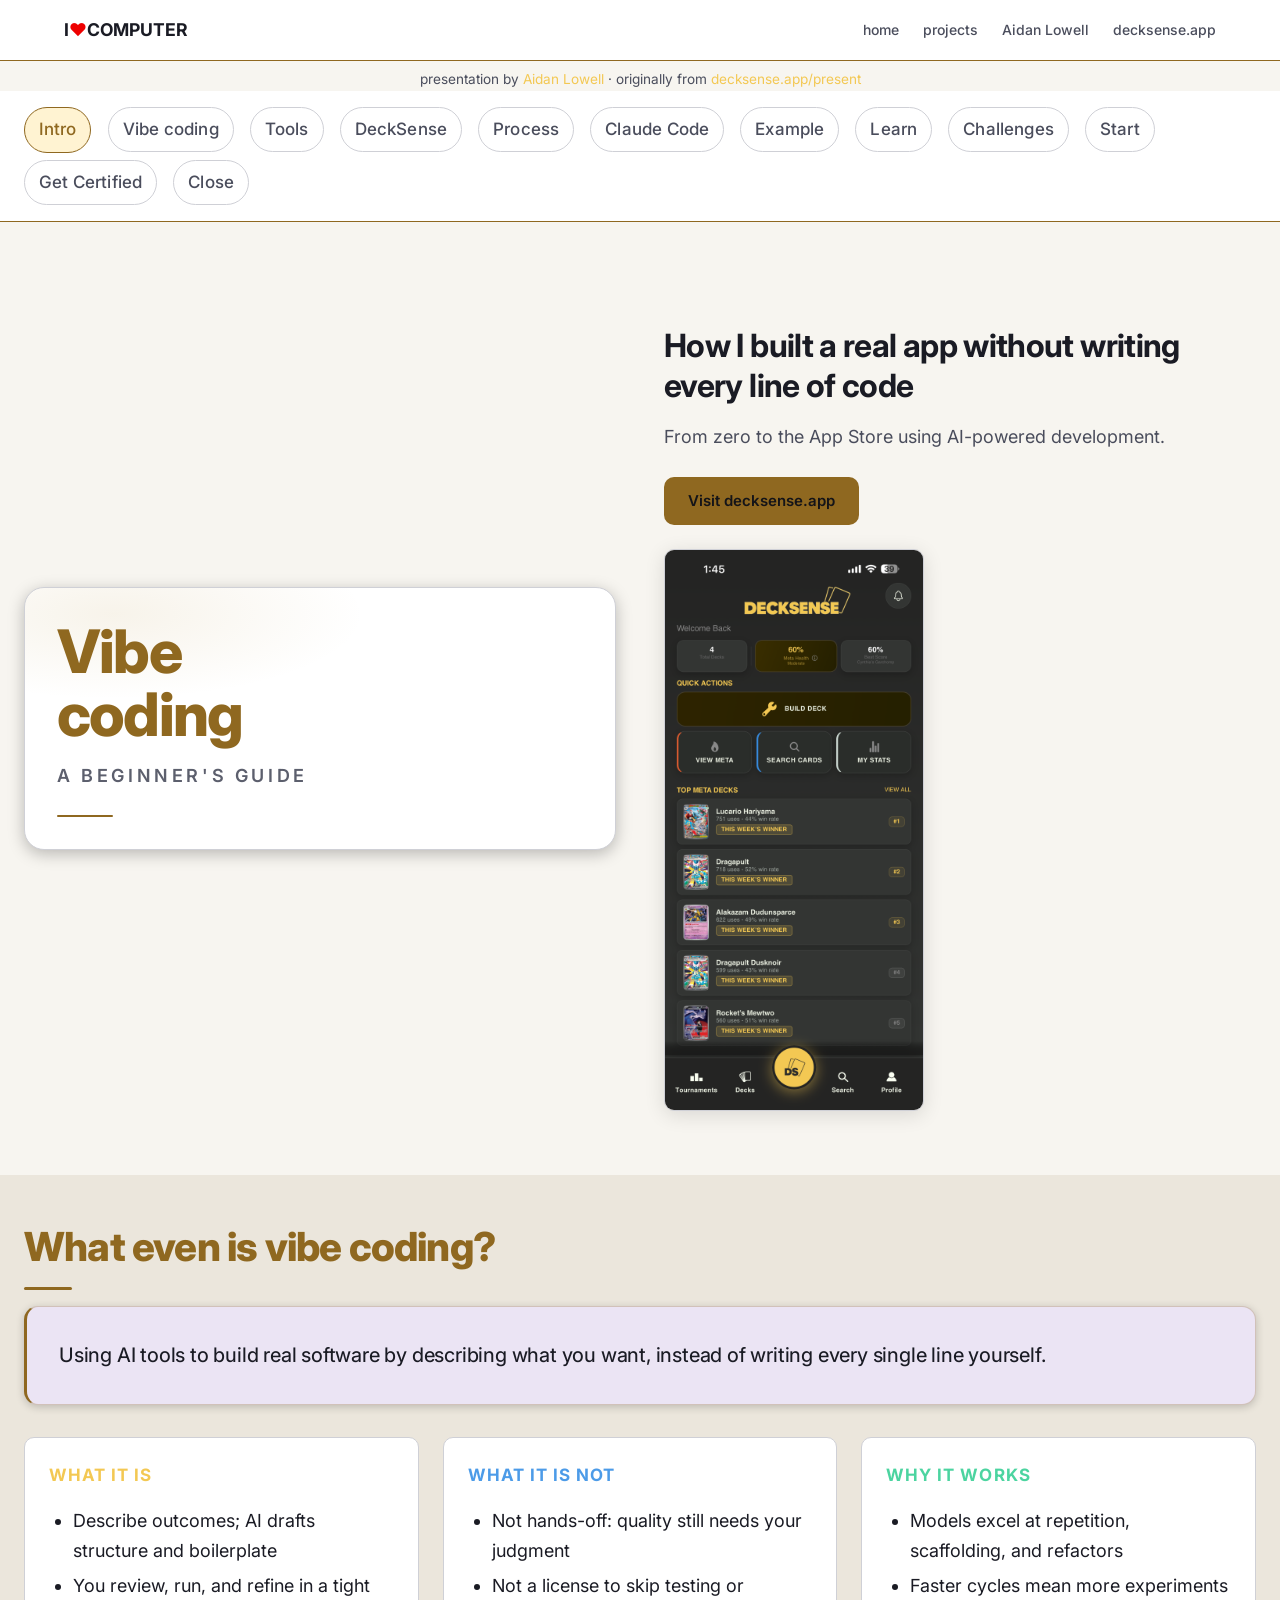
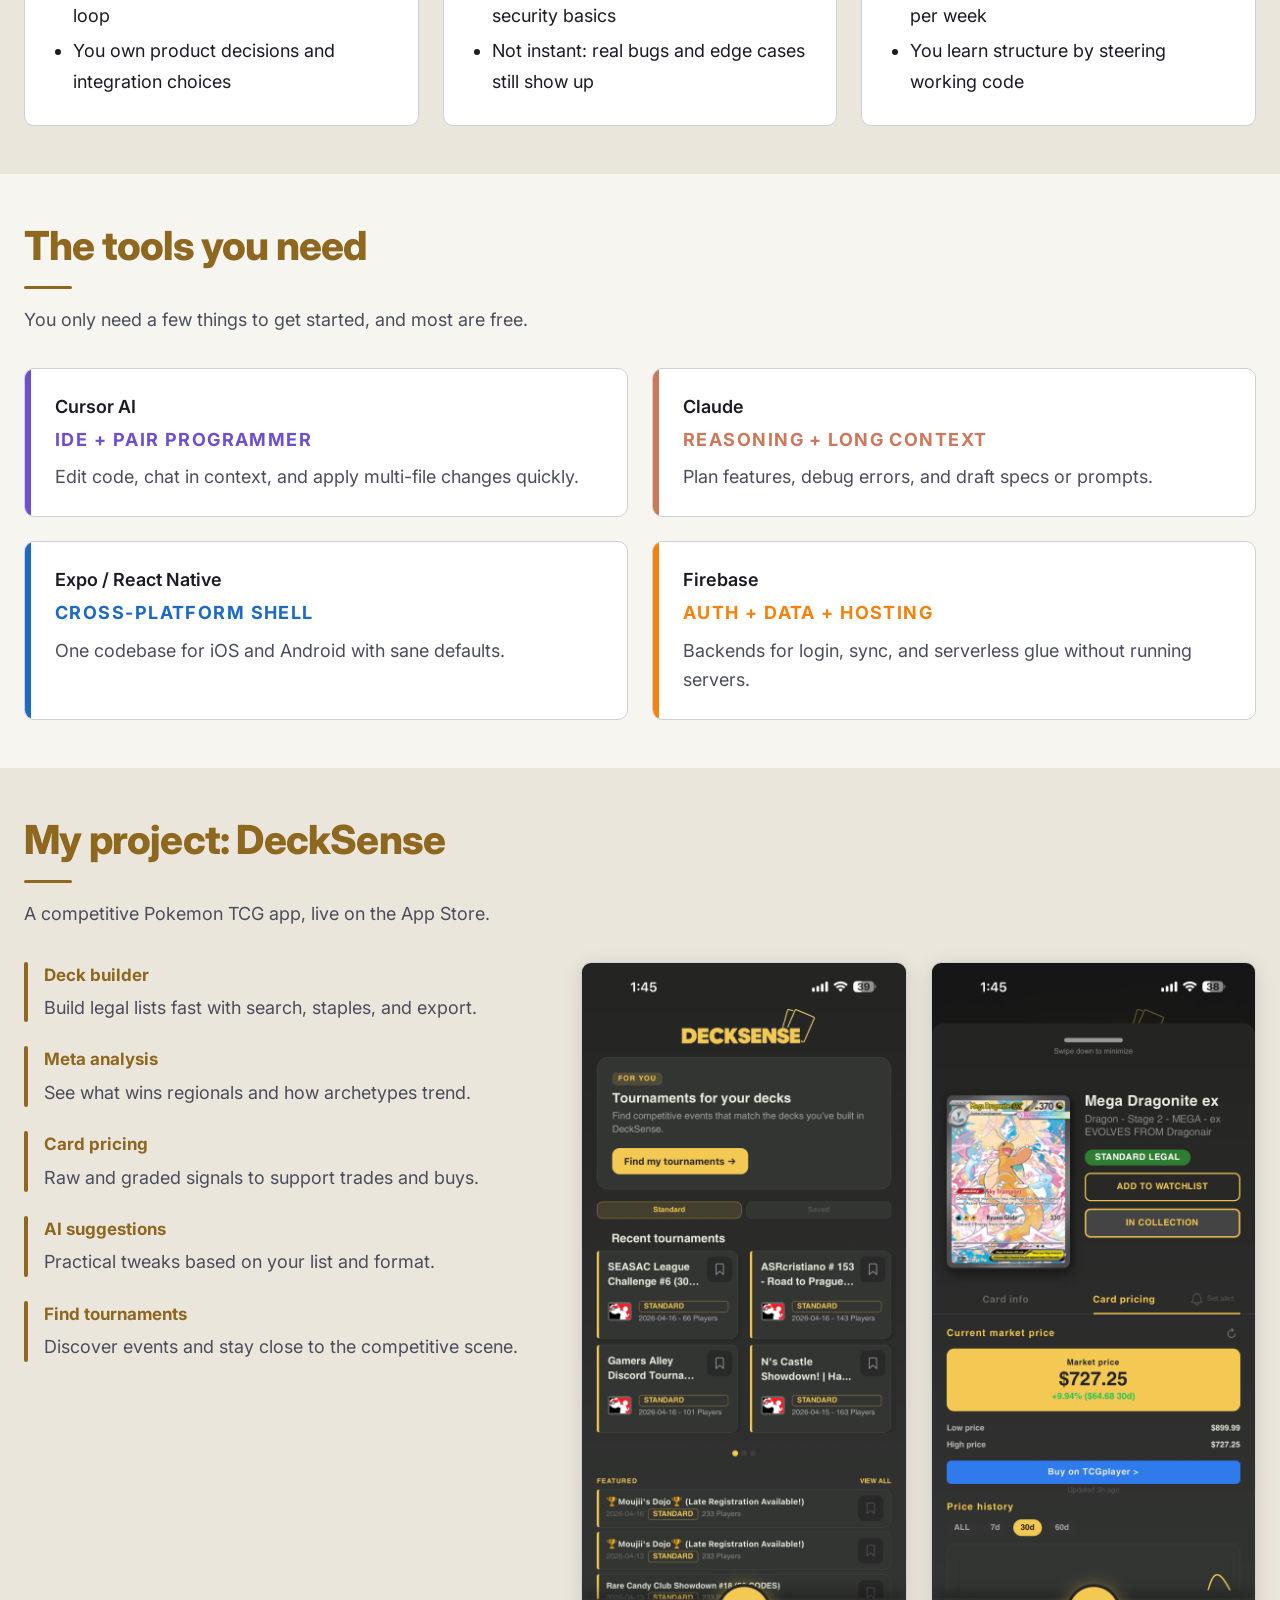
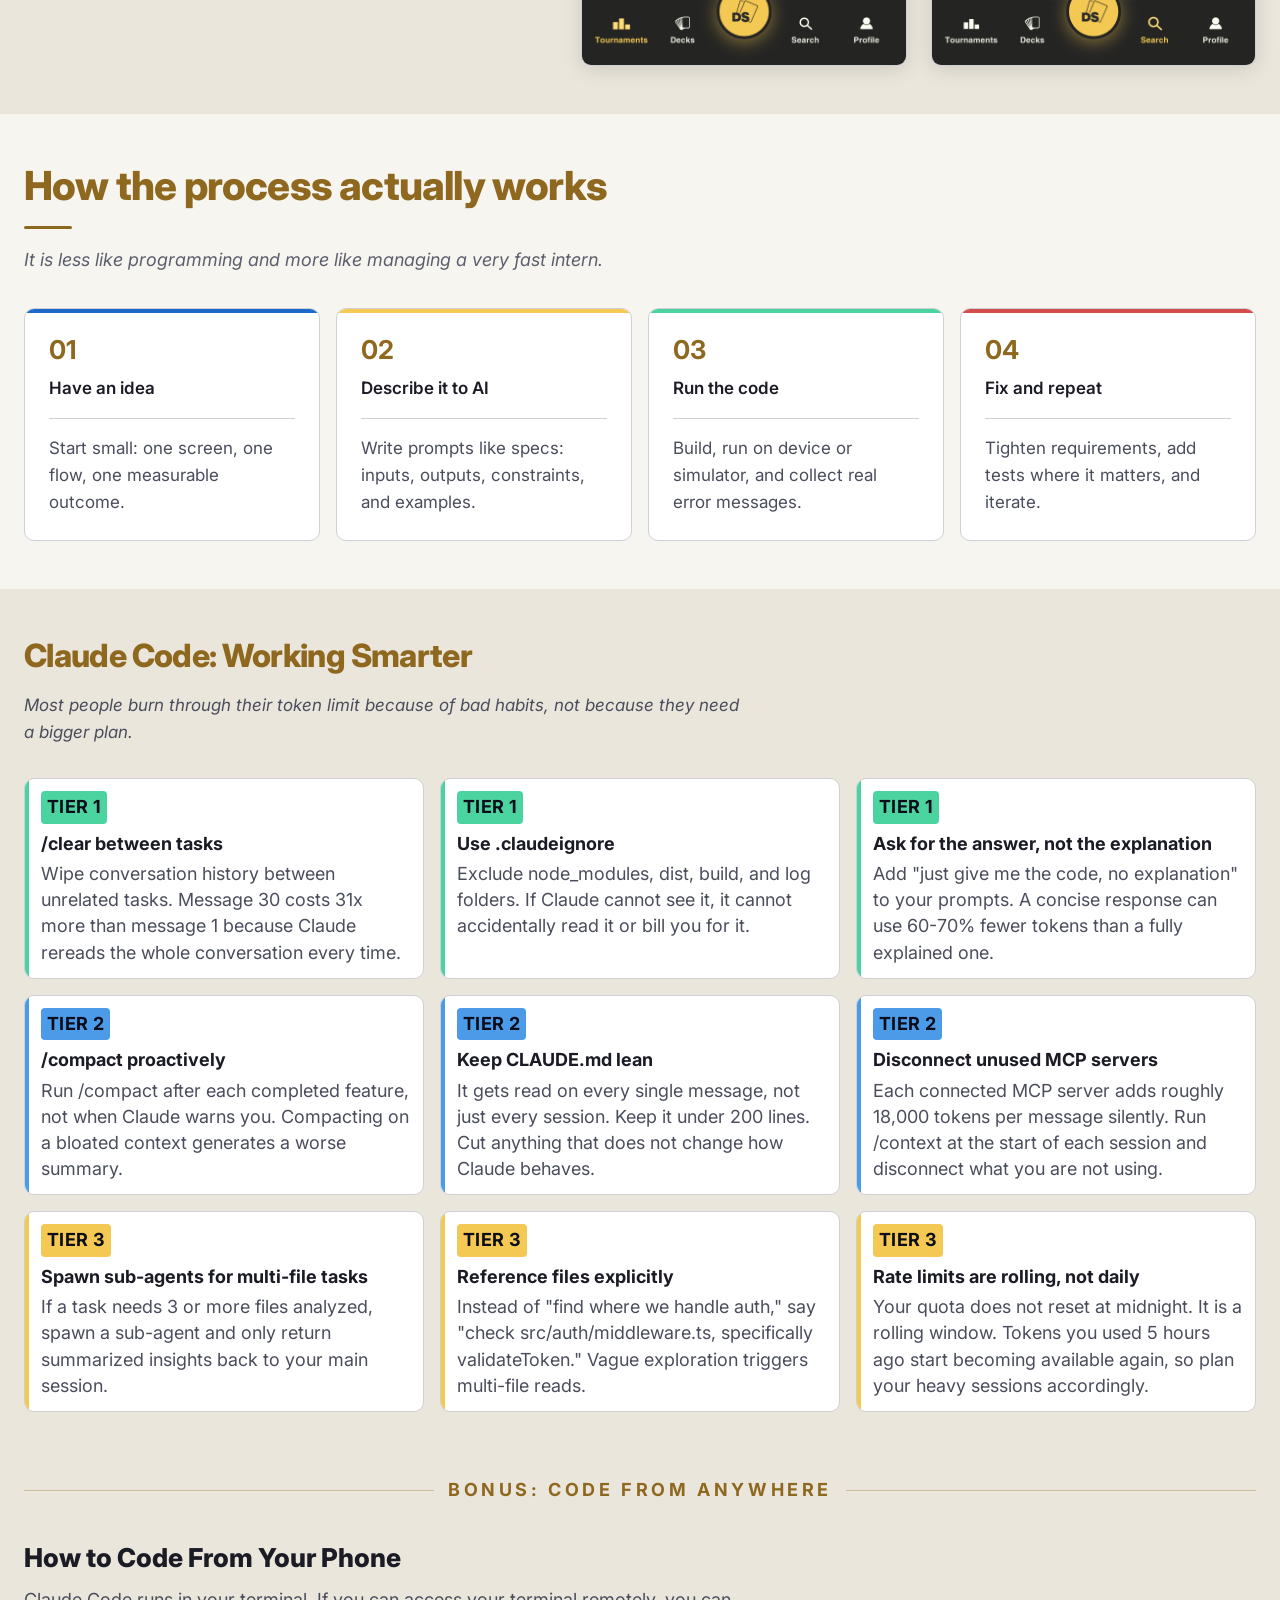
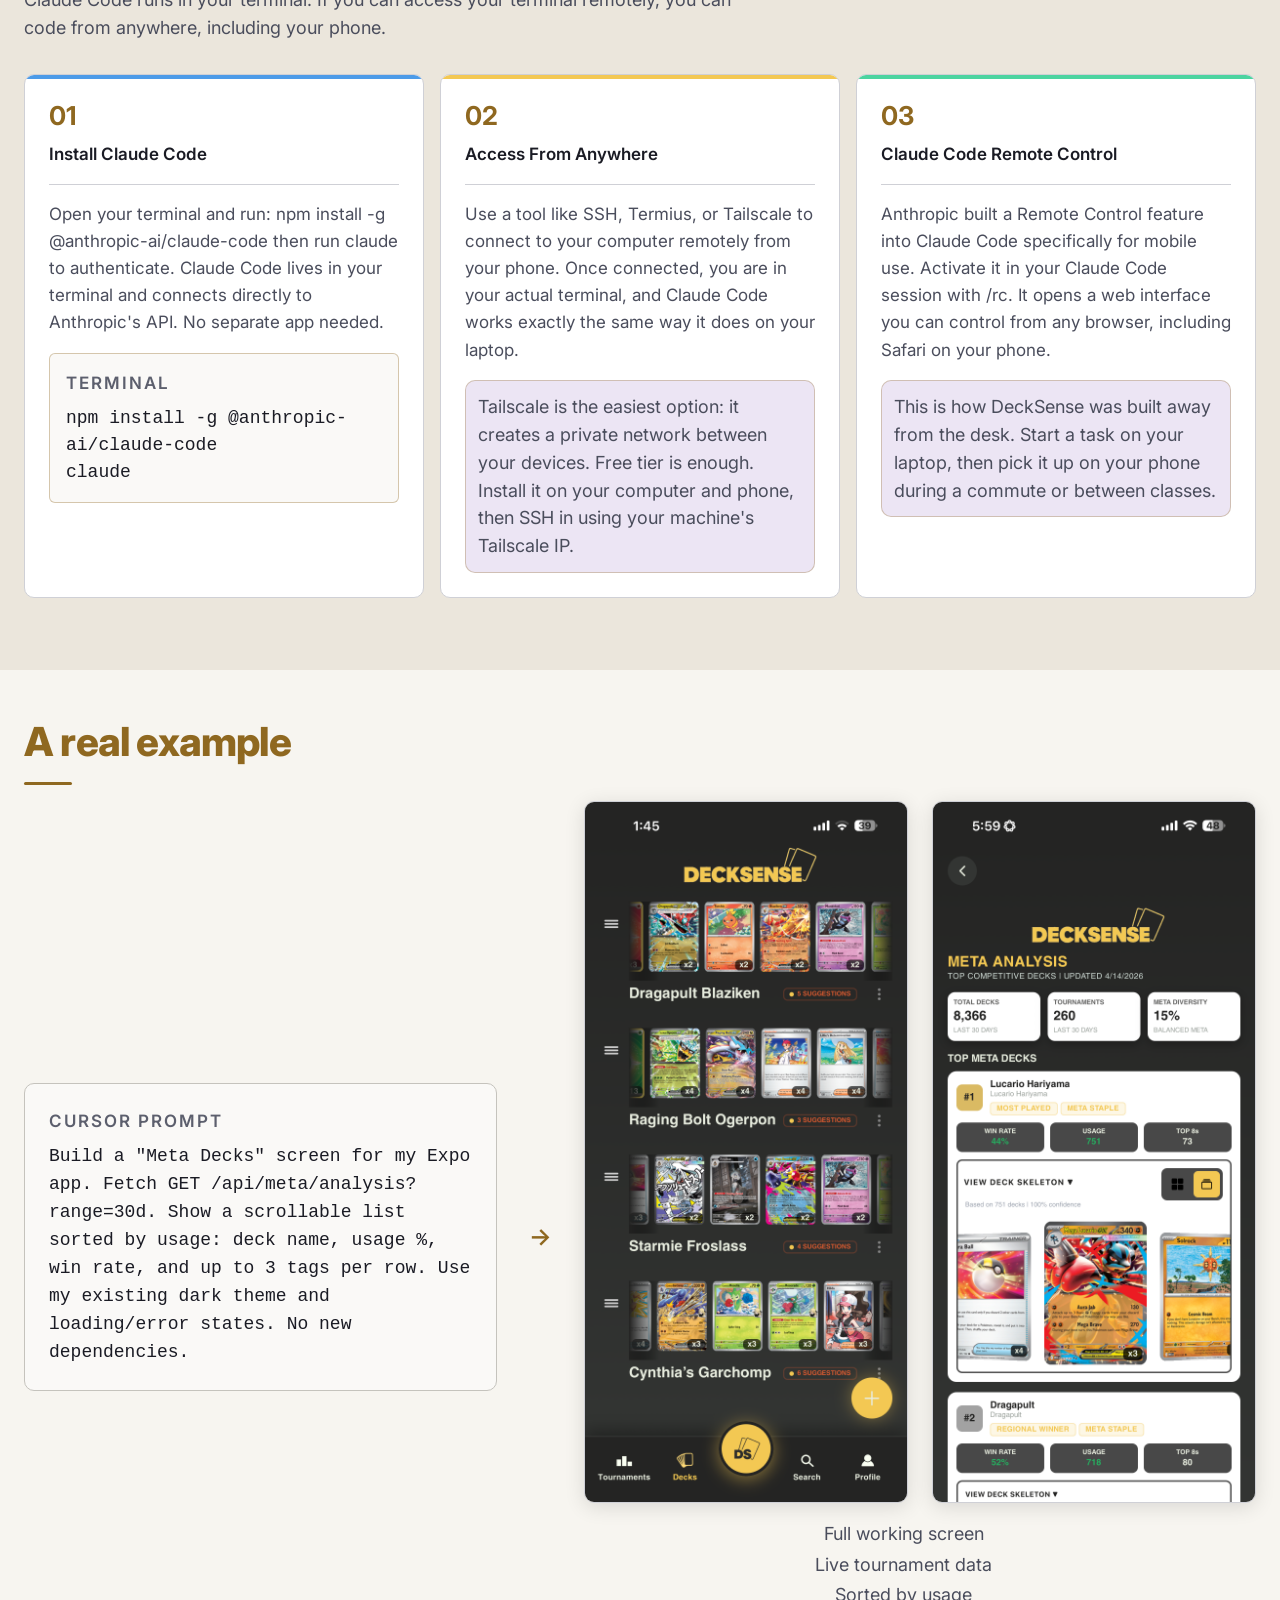
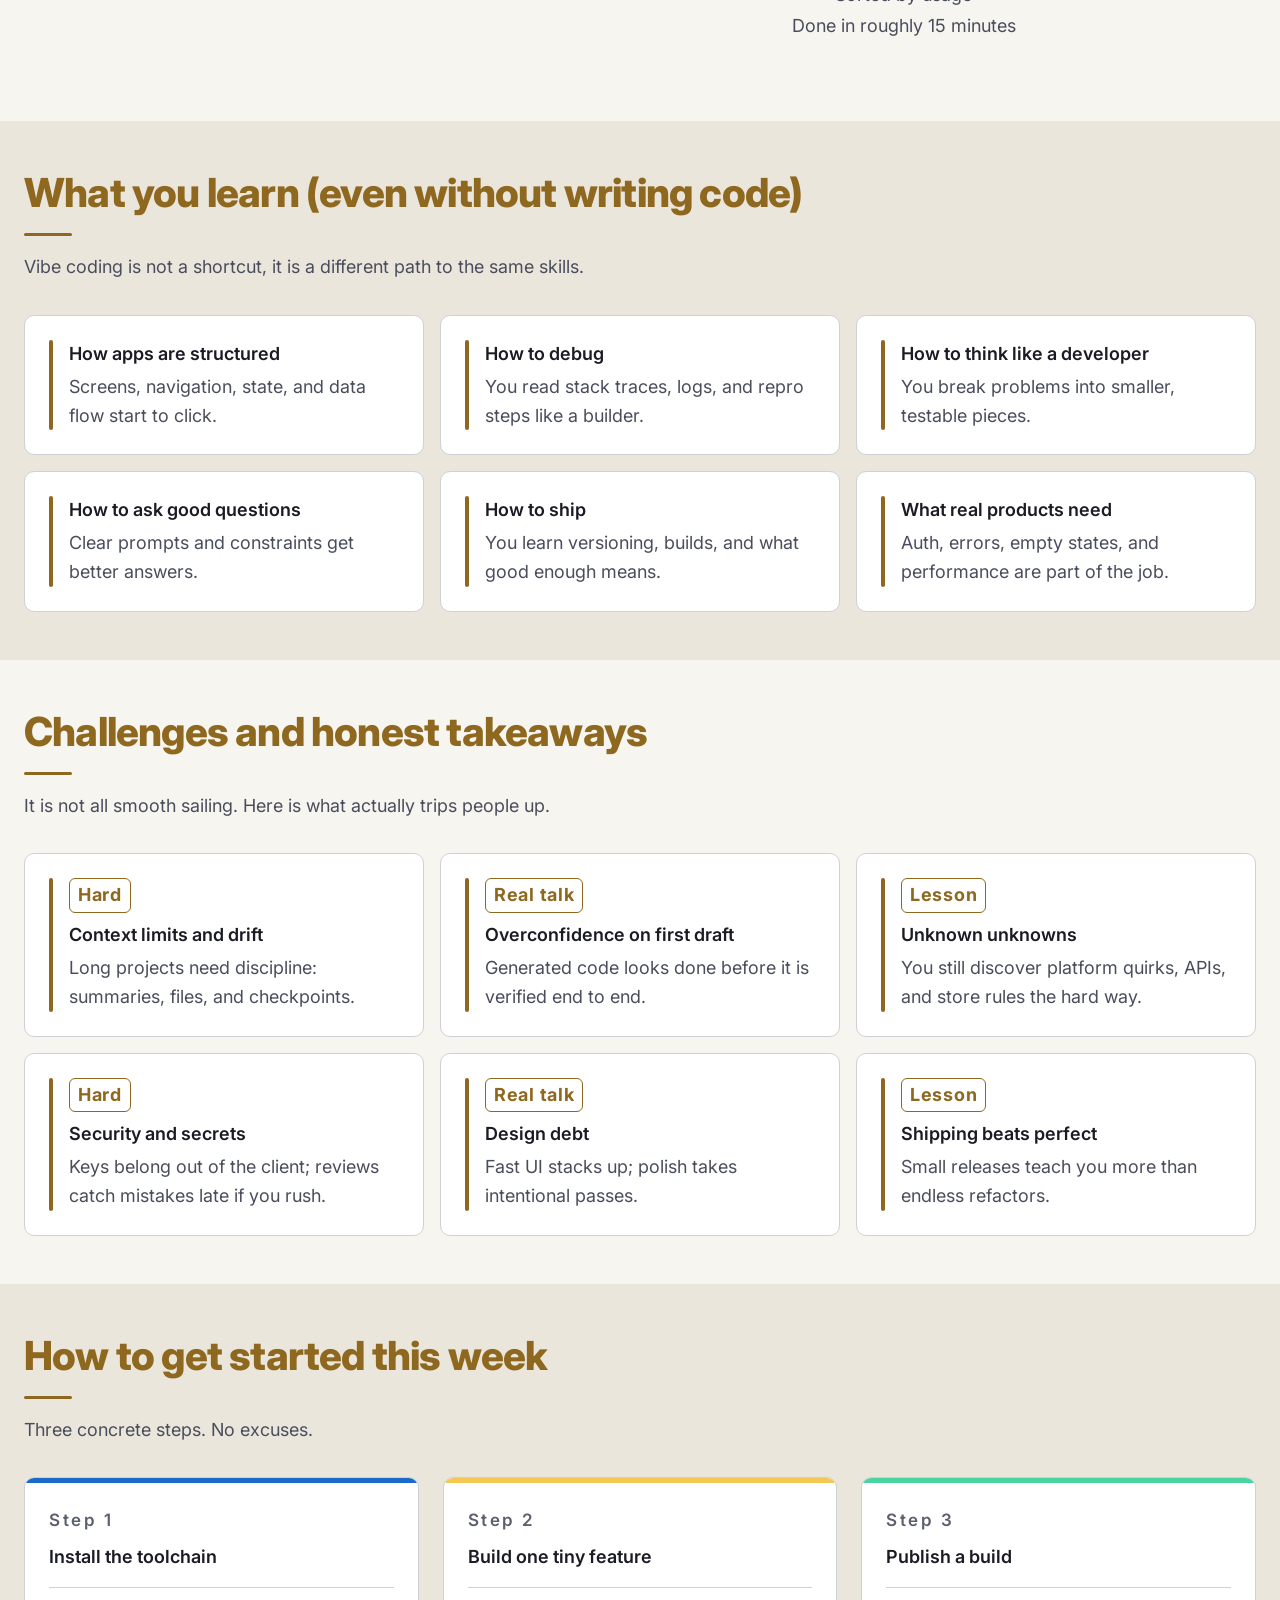
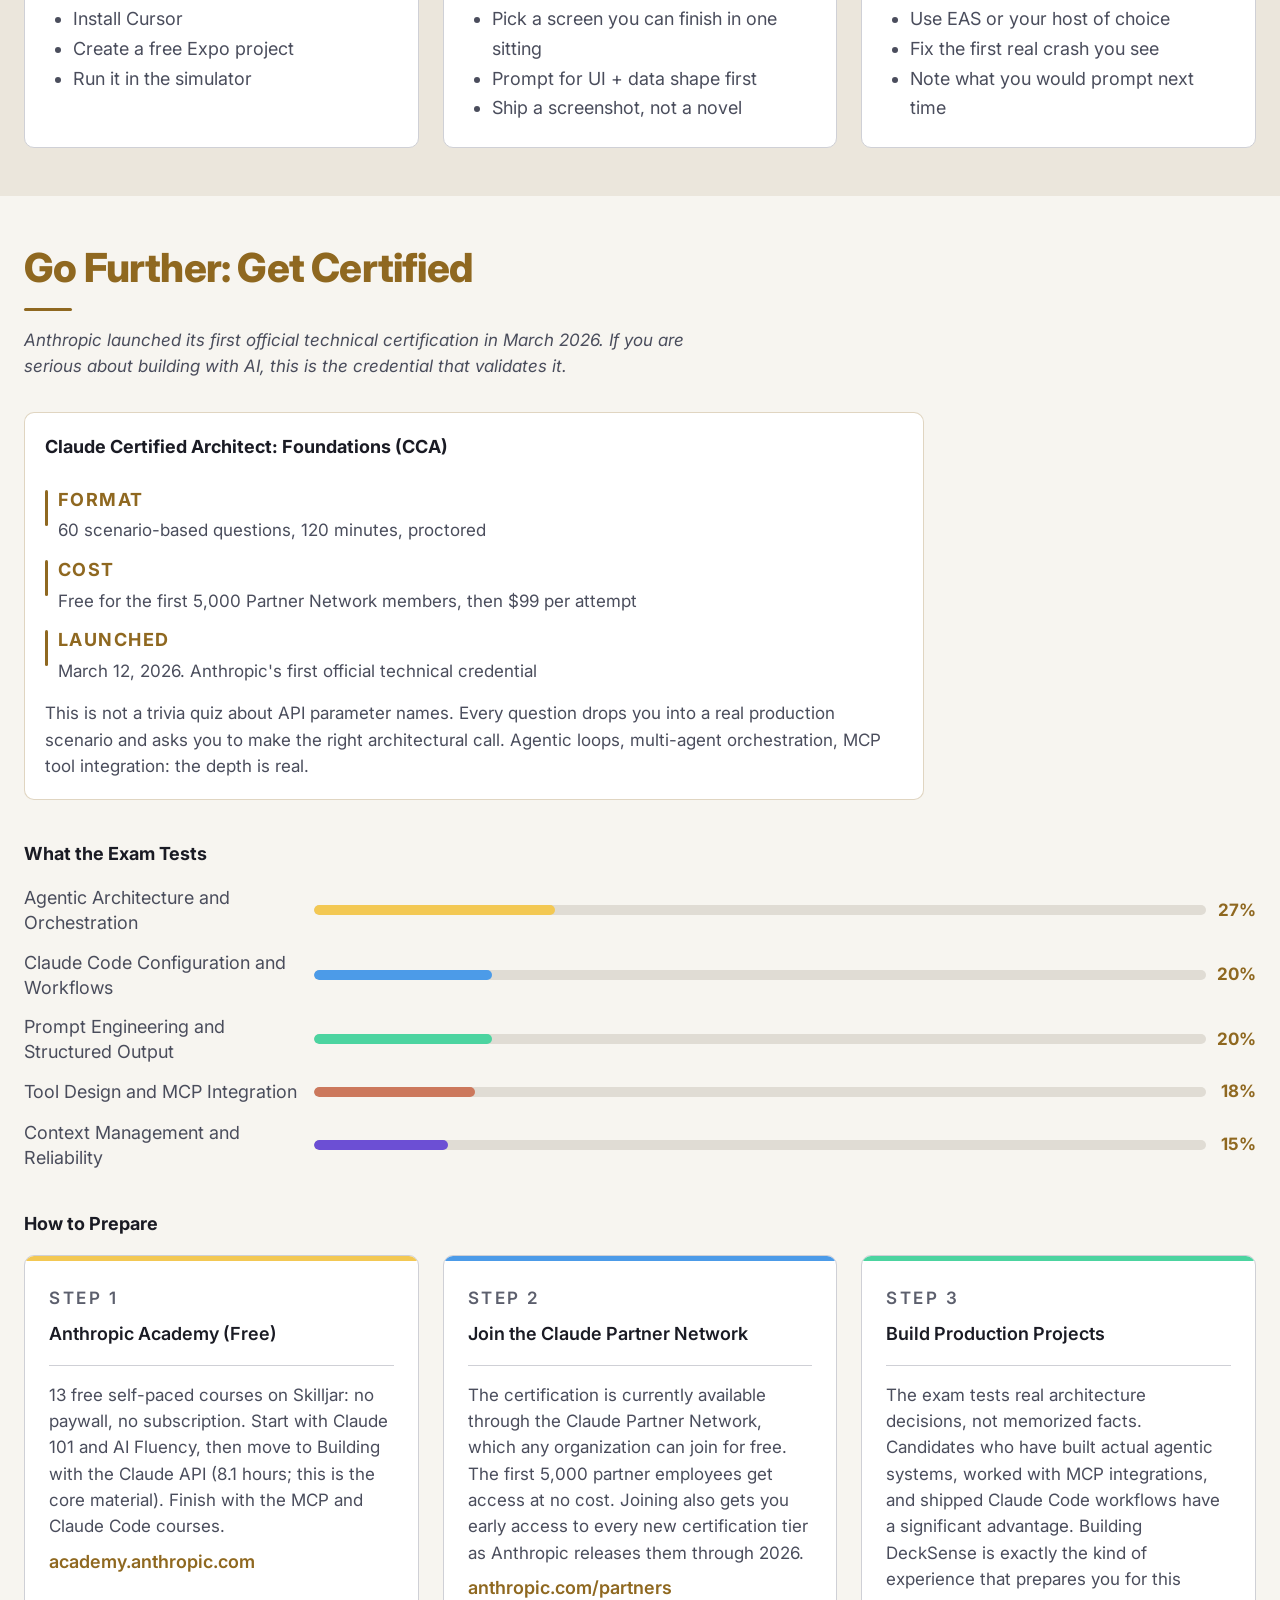
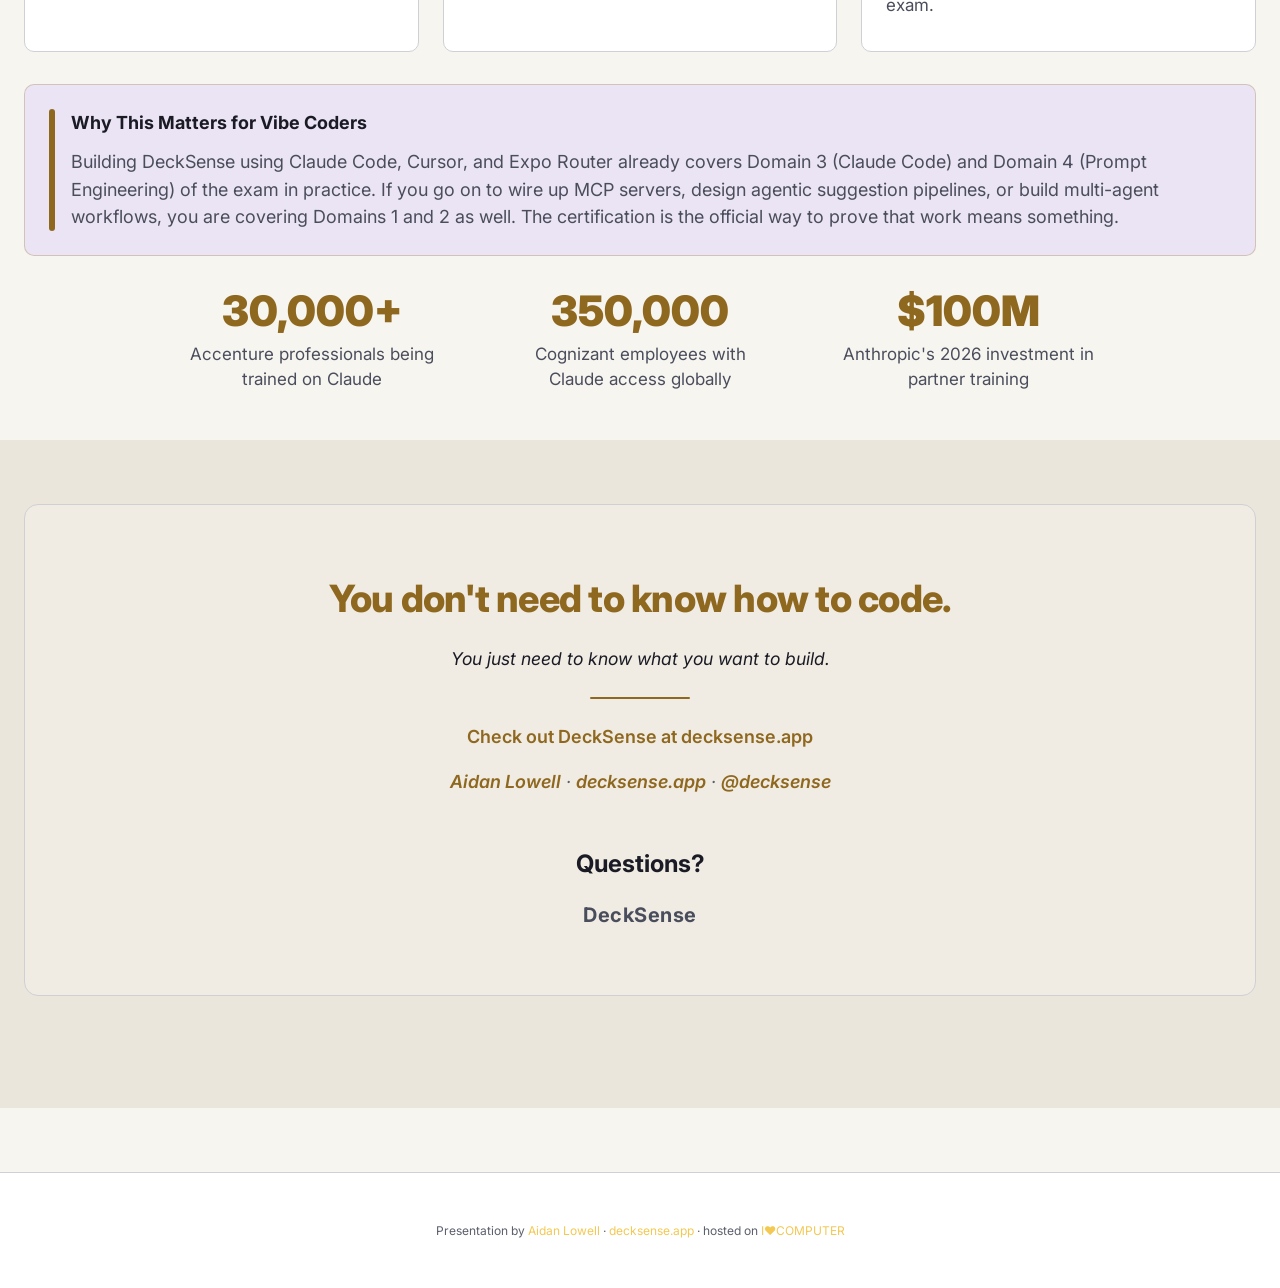
<file: vibe-coding/index.html>
<!DOCTYPE html>
<html lang="en">
<head>
  <meta charset="UTF-8">
  <link rel="icon" type="image/x-icon" href="/logo.png">
  <title>Vibe Coding — IHEARTCOMPUTER</title>
  <meta name="description" content="A beginner's guide to vibe coding — building DeckSense from zero to the App Store with AI-powered development. By Aidan Lowell.">
  <meta name="viewport" content="width=device-width, initial-scale=1.0">
  <link rel="preconnect" href="https://fonts.googleapis.com">
  <link rel="preconnect" href="https://fonts.gstatic.com" crossorigin>
  <link href="https://fonts.googleapis.com/css2?family=Inter:wght@400;500;600;700;800&display=swap" rel="stylesheet">
  <link rel="stylesheet" href="assets/css/global.css">
  <!-- present.css: /present only, do not add to site-wide layout -->
  <link rel="stylesheet" href="assets/css/present.css">
</head>
<body class="present-page">

  <div id="present-deck" class="is-unlocked">

    <header class="site-header">
      <div class="site-header-inner">
        <a href="/" class="site-logo present-ihc-brand">I<span class="present-heart">♥</span>COMPUTER</a>
        <nav class="site-nav">
          <a href="/">home</a>
          <a href="/projects/">projects</a>
          <a href="/about/#aidan-lowell">Aidan Lowell</a>
          <a href="https://decksense.app" target="_blank" rel="noopener noreferrer">decksense.app</a>
        </nav>
      </div>
    </header>
    <p class="present-credit">presentation by <a href="/about/#aidan-lowell">Aidan Lowell</a> · originally from <a href="https://decksense.app/present/" target="_blank" rel="noopener noreferrer">decksense.app/present</a></p>

    <main class="present-main">
      <nav class="present-section-nav" aria-label="Presentation sections">
        <a href="#s0" data-present-scroll>Intro</a>
        <a href="#s1" data-present-scroll>Vibe coding</a>
        <a href="#s2" data-present-scroll>Tools</a>
        <a href="#s3" data-present-scroll>DeckSense</a>
        <a href="#s4" data-present-scroll>Process</a>
        <a href="#s5" data-present-scroll>Claude Code</a>
        <a href="#s6" data-present-scroll>Example</a>
        <a href="#s7" data-present-scroll>Learn</a>
        <a href="#s8" data-present-scroll>Challenges</a>
        <a href="#s9" data-present-scroll>Start</a>
        <a href="#s10" data-present-scroll>Get Certified</a>
        <a href="#s11" data-present-scroll>Close</a>
      </nav>

      <section id="s0" class="present-section">
        <div class="present-hero">
          <div class="present-hero-aside">
            <div class="present-hero-aside-inner">
              <p class="present-hero-kicker">Vibe</p>
              <p class="present-hero-kicker">coding</p>
              <p class="present-hero-kicker-sub">A beginner&apos;s guide</p>
              <div class="present-hero-rule"></div>
            </div>
          </div>
          <div class="present-hero-body">
            <h2>How I built a real app without writing every line of code</h2>
            <p class="present-lead">From zero to the App Store using AI-powered development.</p>
            <a class="btn btn-primary" href="https://decksense.app">Visit decksense.app</a>
                          <img class="present-shot present-shot--hero" src="images/present-hero.png" alt="DeckSense app" loading="lazy" decoding="async">
                      </div>
        </div>
      </section>

      <section id="s1" class="present-section present-section--tight">
        <h1>What even is vibe coding?</h1>
        <div class="present-quote">
          <p>Using AI tools to build real software by describing what you want, instead of writing every single line yourself.</p>
        </div>
        <div class="present-grid-3">
          <div class="present-card">
            <h3>What it is</h3>
            <ul>
              <li>Describe outcomes; AI drafts structure and boilerplate</li>
              <li>You review, run, and refine in a tight loop</li>
              <li>You own product decisions and integration choices</li>
            </ul>
          </div>
          <div class="present-card">
            <h3>What it is not</h3>
            <ul>
              <li>Not hands-off: quality still needs your judgment</li>
              <li>Not a license to skip testing or security basics</li>
              <li>Not instant: real bugs and edge cases still show up</li>
            </ul>
          </div>
          <div class="present-card">
            <h3>Why it works</h3>
            <ul>
              <li>Models excel at repetition, scaffolding, and refactors</li>
              <li>Faster cycles mean more experiments per week</li>
              <li>You learn structure by steering working code</li>
            </ul>
          </div>
        </div>
      </section>

      <section id="s2" class="present-section present-section--tight">
        <h1>The tools you need</h1>
        <p class="present-lead">You only need a few things to get started, and most are free.</p>
        <div class="present-grid-tools">
          <div class="present-tool">
            <div class="present-tool-accent" aria-hidden="true"></div>
            <div class="present-tool-body">
              <h3>Cursor AI</h3>
              <div class="present-tool-role">IDE + pair programmer</div>
              <p>Edit code, chat in context, and apply multi-file changes quickly.</p>
            </div>
          </div>
          <div class="present-tool">
            <div class="present-tool-accent" aria-hidden="true"></div>
            <div class="present-tool-body">
              <h3>Claude</h3>
              <div class="present-tool-role">Reasoning + long context</div>
              <p>Plan features, debug errors, and draft specs or prompts.</p>
            </div>
          </div>
          <div class="present-tool">
            <div class="present-tool-accent" aria-hidden="true"></div>
            <div class="present-tool-body">
              <h3>Expo / React Native</h3>
              <div class="present-tool-role">Cross-platform shell</div>
              <p>One codebase for iOS and Android with sane defaults.</p>
            </div>
          </div>
          <div class="present-tool">
            <div class="present-tool-accent" aria-hidden="true"></div>
            <div class="present-tool-body">
              <h3>Firebase</h3>
              <div class="present-tool-role">Auth + data + hosting</div>
              <p>Backends for login, sync, and serverless glue without running servers.</p>
            </div>
          </div>
        </div>
      </section>

      <section id="s3" class="present-section present-section--tight">
        <h1>My project: DeckSense</h1>
        <p class="present-lead">A competitive Pokemon TCG app, live on the App Store.</p>
        <div class="present-example-row present-example-row--decksense">
          <div class="present-decksense-copy">
            <div class="present-feature">
              <div class="present-feature-bar"></div>
              <div><h4>Deck builder</h4><p>Build legal lists fast with search, staples, and export.</p></div>
            </div>
            <div class="present-feature">
              <div class="present-feature-bar"></div>
              <div><h4>Meta analysis</h4><p>See what wins regionals and how archetypes trend.</p></div>
            </div>
            <div class="present-feature">
              <div class="present-feature-bar"></div>
              <div><h4>Card pricing</h4><p>Raw and graded signals to support trades and buys.</p></div>
            </div>
            <div class="present-feature">
              <div class="present-feature-bar"></div>
              <div><h4>AI suggestions</h4><p>Practical tweaks based on your list and format.</p></div>
            </div>
            <div class="present-feature">
              <div class="present-feature-bar"></div>
              <div><h4>Find tournaments</h4><p>Discover events and stay close to the competitive scene.</p></div>
            </div>
          </div>
          <div class="present-placeholder-row present-placeholder-row--decksense">
                          <img class="present-shot present-shot--sm present-shot--decksense" src="images/present-decksense-1.png" alt="DeckSense screenshot" loading="lazy" decoding="async">
                                      <img class="present-shot present-shot--sm present-shot--decksense" src="images/present-decksense-2.png" alt="DeckSense screenshot" loading="lazy" decoding="async">
                      </div>
        </div>
      </section>

      <section id="s4" class="present-section present-section--tight">
        <h1>How the process actually works</h1>
        <p class="present-lead present-lead-italic">It is less like programming and more like managing a very fast intern.</p>
        <div class="present-steps">
            <div class="present-step">
            <div class="present-step-top" aria-hidden="true"></div>
            <div class="present-step-num">01</div>
            <h3>Have an idea</h3>
            <hr>
            <p>Start small: one screen, one flow, one measurable outcome.</p>
          </div>
          <div class="present-step">
            <div class="present-step-top" aria-hidden="true"></div>
            <div class="present-step-num">02</div>
            <h3>Describe it to AI</h3>
            <hr>
            <p>Write prompts like specs: inputs, outputs, constraints, and examples.</p>
          </div>
            <div class="present-step">
            <div class="present-step-top" aria-hidden="true"></div>
            <div class="present-step-num">03</div>
            <h3>Run the code</h3>
            <hr>
            <p>Build, run on device or simulator, and collect real error messages.</p>
          </div>
          <div class="present-step">
            <div class="present-step-top" aria-hidden="true"></div>
            <div class="present-step-num">04</div>
            <h3>Fix and repeat</h3>
            <hr>
            <p>Tighten requirements, add tests where it matters, and iterate.</p>
          </div>
        </div>
      </section>

            <section id="s5" class="present-section present-section--tight present-cc">
        <h1 class="present-cc-main-title">Claude Code: Working Smarter</h1>
        <p class="present-cc-sub">Most people burn through their token limit because of bad habits, not because they need a bigger plan.</p>

        <div class="present-token-grid">
          <article class="present-token-card" style="--accent:#4CD4A0">
            <div class="present-token-accent" aria-hidden="true"></div>
            <div class="present-token-body">
              <span class="present-tier-badge" style="background:#4CD4A0">TIER 1</span>
              <h3>/clear between tasks</h3>
              <p>Wipe conversation history between unrelated tasks. Message 30 costs 31x more than message 1 because Claude rereads the whole conversation every time.</p>
            </div>
          </article>
          <article class="present-token-card" style="--accent:#4CD4A0">
            <div class="present-token-accent" aria-hidden="true"></div>
            <div class="present-token-body">
              <span class="present-tier-badge" style="background:#4CD4A0">TIER 1</span>
              <h3>Use .claudeignore</h3>
              <p>Exclude node_modules, dist, build, and log folders. If Claude cannot see it, it cannot accidentally read it or bill you for it.</p>
            </div>
          </article>
          <article class="present-token-card" style="--accent:#4CD4A0">
            <div class="present-token-accent" aria-hidden="true"></div>
            <div class="present-token-body">
              <span class="present-tier-badge" style="background:#4CD4A0">TIER 1</span>
              <h3>Ask for the answer, not the explanation</h3>
              <p>Add &quot;just give me the code, no explanation&quot; to your prompts. A concise response can use 60-70% fewer tokens than a fully explained one.</p>
            </div>
          </article>
          <article class="present-token-card" style="--accent:#4C9BE8">
            <div class="present-token-accent" aria-hidden="true"></div>
            <div class="present-token-body">
              <span class="present-tier-badge" style="background:#4C9BE8">TIER 2</span>
              <h3>/compact proactively</h3>
              <p>Run /compact after each completed feature, not when Claude warns you. Compacting on a bloated context generates a worse summary.</p>
            </div>
          </article>
          <article class="present-token-card" style="--accent:#4C9BE8">
            <div class="present-token-accent" aria-hidden="true"></div>
            <div class="present-token-body">
              <span class="present-tier-badge" style="background:#4C9BE8">TIER 2</span>
              <h3>Keep CLAUDE.md lean</h3>
              <p>It gets read on every single message, not just every session. Keep it under 200 lines. Cut anything that does not change how Claude behaves.</p>
            </div>
          </article>
          <article class="present-token-card" style="--accent:#4C9BE8">
            <div class="present-token-accent" aria-hidden="true"></div>
            <div class="present-token-body">
              <span class="present-tier-badge" style="background:#4C9BE8">TIER 2</span>
              <h3>Disconnect unused MCP servers</h3>
              <p>Each connected MCP server adds roughly 18,000 tokens per message silently. Run /context at the start of each session and disconnect what you are not using.</p>
            </div>
          </article>
          <article class="present-token-card" style="--accent:#F3C853">
            <div class="present-token-accent" aria-hidden="true"></div>
            <div class="present-token-body">
              <span class="present-tier-badge" style="background:#F3C853;color:#0D0D1A">TIER 3</span>
              <h3>Spawn sub-agents for multi-file tasks</h3>
              <p>If a task needs 3 or more files analyzed, spawn a sub-agent and only return summarized insights back to your main session.</p>
            </div>
          </article>
          <article class="present-token-card" style="--accent:#F3C853">
            <div class="present-token-accent" aria-hidden="true"></div>
            <div class="present-token-body">
              <span class="present-tier-badge" style="background:#F3C853;color:#0D0D1A">TIER 3</span>
              <h3>Reference files explicitly</h3>
              <p>Instead of &quot;find where we handle auth,&quot; say &quot;check src/auth/middleware.ts, specifically validateToken.&quot; Vague exploration triggers multi-file reads.</p>
            </div>
          </article>
          <article class="present-token-card" style="--accent:#F3C853">
            <div class="present-token-accent" aria-hidden="true"></div>
            <div class="present-token-body">
              <span class="present-tier-badge" style="background:#F3C853;color:#0D0D1A">TIER 3</span>
              <h3>Rate limits are rolling, not daily</h3>
              <p>Your quota does not reset at midnight. It is a rolling window. Tokens you used 5 hours ago start becoming available again, so plan your heavy sessions accordingly.</p>
            </div>
          </article>
        </div>

        <div class="present-bonus-divider" role="presentation">
          <span class="present-bonus-line"></span>
          <span class="present-bonus-label">BONUS: CODE FROM ANYWHERE</span>
          <span class="present-bonus-line"></span>
        </div>

        <h2 class="present-cc-b-title">How to Code From Your Phone</h2>
        <p class="present-cc-b-sub">Claude Code runs in your terminal. If you can access your terminal remotely, you can code from anywhere, including your phone.</p>

        <div class="present-cc-steps">
          <div class="present-step present-cc-step">
            <div class="present-step-top" style="background:#4C9BE8" aria-hidden="true"></div>
            <div class="present-step-num">01</div>
            <h3>Install Claude Code</h3>
            <hr>
            <p>Open your terminal and run: npm install -g @anthropic-ai/claude-code then run claude to authenticate. Claude Code lives in your terminal and connects directly to Anthropic&apos;s API. No separate app needed.</p>
            <div class="present-terminal-box">
              <div class="present-terminal-label">TERMINAL</div>
              <pre>npm install -g @anthropic-ai/claude-code
claude</pre>
            </div>
          </div>
          <div class="present-step present-cc-step">
            <div class="present-step-top" style="background:#F3C853" aria-hidden="true"></div>
            <div class="present-step-num">02</div>
            <h3>Access From Anywhere</h3>
            <hr>
            <p>Use a tool like SSH, Termius, or Tailscale to connect to your computer remotely from your phone. Once connected, you are in your actual terminal, and Claude Code works exactly the same way it does on your laptop.</p>
            <div class="present-rc-tip">
              <p>Tailscale is the easiest option: it creates a private network between your devices. Free tier is enough. Install it on your computer and phone, then SSH in using your machine&apos;s Tailscale IP.</p>
            </div>
          </div>
          <div class="present-step present-cc-step">
            <div class="present-step-top" style="background:#4CD4A0" aria-hidden="true"></div>
            <div class="present-step-num">03</div>
            <h3>Claude Code Remote Control</h3>
            <hr>
            <p>Anthropic built a Remote Control feature into Claude Code specifically for mobile use. Activate it in your Claude Code session with /rc. It opens a web interface you can control from any browser, including Safari on your phone.</p>
            <div class="present-rc-tip">
              <p>This is how DeckSense was built away from the desk. Start a task on your laptop, then pick it up on your phone during a commute or between classes.</p>
            </div>
          </div>
        </div>
      </section>

      <section id="s6" class="present-section present-section--tight">
        <h1>A real example</h1>
        <div class="present-example-row present-example-row--with-bridge">
          <div class="present-code-wrap">
            <div class="present-code-label">CURSOR PROMPT</div>
            <pre>Build a &quot;Meta Decks&quot; screen for my Expo app. Fetch GET /api/meta/analysis?range=30d. Show a scrollable list sorted by usage: deck name, usage %, win rate, and up to 3 tags per row. Use my existing dark theme and loading/error states. No new dependencies.</pre>
          </div>
          <div class="present-example-bridge" aria-hidden="true">
            <span class="present-arrow">&rarr;</span>
          </div>
          <div class="present-example-aside present-example-aside--dual">
            <div class="present-example-shots">
                              <img class="present-shot present-shot--sm present-shot--example" src="images/present-example-1.png" alt="Meta decks screen" loading="lazy" decoding="async">
                                            <img class="present-shot present-shot--sm present-shot--example" src="images/present-example-2.png" alt="Meta decks detail or state" loading="lazy" decoding="async">
                          </div>
            <p class="present-lead present-example-caption">
              Full working screen<br>
              Live tournament data<br>
              Sorted by usage<br>
              Done in roughly 15 minutes
            </p>
          </div>
        </div>
      </section>

      <section id="s7" class="present-section present-section--tight">
        <h1>What you learn (even without writing code)</h1>
        <p class="present-lead">Vibe coding is not a shortcut, it is a different path to the same skills.</p>
        <div class="present-learn-grid">
          <div class="present-learn-card">
            <div class="present-learn-bar"></div>
            <div><h4>How apps are structured</h4><p>Screens, navigation, state, and data flow start to click.</p></div>
          </div>
          <div class="present-learn-card">
            <div class="present-learn-bar"></div>
            <div><h4>How to debug</h4><p>You read stack traces, logs, and repro steps like a builder.</p></div>
          </div>
          <div class="present-learn-card">
            <div class="present-learn-bar"></div>
            <div><h4>How to think like a developer</h4><p>You break problems into smaller, testable pieces.</p></div>
          </div>
          <div class="present-learn-card">
            <div class="present-learn-bar"></div>
            <div><h4>How to ask good questions</h4><p>Clear prompts and constraints get better answers.</p></div>
          </div>
          <div class="present-learn-card">
            <div class="present-learn-bar"></div>
            <div><h4>How to ship</h4><p>You learn versioning, builds, and what good enough means.</p></div>
          </div>
          <div class="present-learn-card">
            <div class="present-learn-bar"></div>
            <div><h4>What real products need</h4><p>Auth, errors, empty states, and performance are part of the job.</p></div>
          </div>
        </div>
      </section>

      <section id="s8" class="present-section present-section--tight">
        <h1>Challenges and honest takeaways</h1>
        <p class="present-lead">It is not all smooth sailing. Here is what actually trips people up.</p>
        <div class="present-learn-grid">
          <div class="present-learn-card">
            <div class="present-learn-bar"></div>
            <div>
              <span class="present-tag">Hard</span>
              <h4>Context limits and drift</h4>
              <p>Long projects need discipline: summaries, files, and checkpoints.</p>
            </div>
          </div>
          <div class="present-learn-card">
            <div class="present-learn-bar"></div>
            <div>
              <span class="present-tag">Real talk</span>
              <h4>Overconfidence on first draft</h4>
              <p>Generated code looks done before it is verified end to end.</p>
            </div>
          </div>
          <div class="present-learn-card">
            <div class="present-learn-bar"></div>
            <div>
              <span class="present-tag">Lesson</span>
              <h4>Unknown unknowns</h4>
              <p>You still discover platform quirks, APIs, and store rules the hard way.</p>
            </div>
          </div>
          <div class="present-learn-card">
            <div class="present-learn-bar"></div>
            <div>
              <span class="present-tag">Hard</span>
              <h4>Security and secrets</h4>
              <p>Keys belong out of the client; reviews catch mistakes late if you rush.</p>
            </div>
          </div>
          <div class="present-learn-card">
            <div class="present-learn-bar"></div>
            <div>
              <span class="present-tag">Real talk</span>
              <h4>Design debt</h4>
              <p>Fast UI stacks up; polish takes intentional passes.</p>
            </div>
          </div>
          <div class="present-learn-card">
            <div class="present-learn-bar"></div>
            <div>
              <span class="present-tag">Lesson</span>
              <h4>Shipping beats perfect</h4>
              <p>Small releases teach you more than endless refactors.</p>
            </div>
          </div>
        </div>
      </section>

      <section id="s9" class="present-section present-section--tight">
        <h1>How to get started this week</h1>
        <p class="present-lead">Three concrete steps. No excuses.</p>
        <div class="present-start-row">
          <div class="present-start-card">
            <div class="present-start-top" aria-hidden="true"></div>
            <p class="step-lbl">Step 1</p>
            <h3>Install the toolchain</h3>
            <hr>
            <ul>
              <li>Install Cursor</li>
              <li>Create a free Expo project</li>
              <li>Run it in the simulator</li>
            </ul>
          </div>
          <div class="present-start-card">
            <div class="present-start-top" aria-hidden="true"></div>
            <p class="step-lbl">Step 2</p>
            <h3>Build one tiny feature</h3>
            <hr>
            <ul>
              <li>Pick a screen you can finish in one sitting</li>
              <li>Prompt for UI + data shape first</li>
              <li>Ship a screenshot, not a novel</li>
            </ul>
          </div>
          <div class="present-start-card">
            <div class="present-start-top" aria-hidden="true"></div>
            <p class="step-lbl">Step 3</p>
            <h3>Publish a build</h3>
            <hr>
            <ul>
              <li>Use EAS or your host of choice</li>
              <li>Fix the first real crash you see</li>
              <li>Note what you would prompt next time</li>
            </ul>
          </div>
        </div>
      </section>

            <section id="s10" class="present-section present-section--tight present-cert">
        <h1 class="present-cert-page-title">Go Further: Get Certified</h1>
        <p class="present-cert-intro">Anthropic launched its first official technical certification in March 2026. If you are serious about building with AI, this is the credential that validates it.</p>

        <div class="present-cert-what-card">
          <h2 class="present-cert-card-title">Claude Certified Architect: Foundations (CCA)</h2>
          <div class="present-cert-info-row">
            <div class="present-cert-info-bar" aria-hidden="true"></div>
            <div>
              <div class="present-cert-info-label">FORMAT</div>
              <p class="present-cert-info-value">60 scenario-based questions, 120 minutes, proctored</p>
            </div>
          </div>
          <div class="present-cert-info-row">
            <div class="present-cert-info-bar" aria-hidden="true"></div>
            <div>
              <div class="present-cert-info-label">COST</div>
              <p class="present-cert-info-value">Free for the first 5,000 Partner Network members, then $99 per attempt</p>
            </div>
          </div>
          <div class="present-cert-info-row">
            <div class="present-cert-info-bar" aria-hidden="true"></div>
            <div>
              <div class="present-cert-info-label">LAUNCHED</div>
              <p class="present-cert-info-value">March 12, 2026. Anthropic&apos;s first official technical credential</p>
            </div>
          </div>
          <p class="present-cert-blurb">This is not a trivia quiz about API parameter names. Every question drops you into a real production scenario and asks you to make the right architectural call. Agentic loops, multi-agent orchestration, MCP tool integration: the depth is real.</p>
        </div>

        <h2 class="present-cert-h2">What the Exam Tests</h2>
        <div id="cca-domain-bars" class="present-cca-bars">
          <div class="present-cca-domain-row">
            <div class="present-cca-name">Agentic Architecture and Orchestration</div>
            <div class="present-cca-track"><div class="present-cca-bar-fill" data-pct="27" style="--bar:#F3C853"></div></div>
            <div class="present-cca-pct">27%</div>
          </div>
          <div class="present-cca-domain-row">
            <div class="present-cca-name">Claude Code Configuration and Workflows</div>
            <div class="present-cca-track"><div class="present-cca-bar-fill" data-pct="20" style="--bar:#4C9BE8"></div></div>
            <div class="present-cca-pct">20%</div>
          </div>
          <div class="present-cca-domain-row">
            <div class="present-cca-name">Prompt Engineering and Structured Output</div>
            <div class="present-cca-track"><div class="present-cca-bar-fill" data-pct="20" style="--bar:#4CD4A0"></div></div>
            <div class="present-cca-pct">20%</div>
          </div>
          <div class="present-cca-domain-row">
            <div class="present-cca-name">Tool Design and MCP Integration</div>
            <div class="present-cca-track"><div class="present-cca-bar-fill" data-pct="18" style="--bar:#CC785C"></div></div>
            <div class="present-cca-pct">18%</div>
          </div>
          <div class="present-cca-domain-row">
            <div class="present-cca-name">Context Management and Reliability</div>
            <div class="present-cca-track"><div class="present-cca-bar-fill" data-pct="15" style="--bar:#6C4FD4"></div></div>
            <div class="present-cca-pct">15%</div>
          </div>
        </div>

        <h2 class="present-cert-h2">How to Prepare</h2>
        <div class="present-cert-prep-row">
          <div class="present-start-card">
            <div class="present-start-top" style="background:#F3C853" aria-hidden="true"></div>
            <p class="step-lbl">STEP 1</p>
            <h3>Anthropic Academy (Free)</h3>
            <hr>
            <p class="present-cert-prep-p">13 free self-paced courses on Skilljar: no paywall, no subscription. Start with Claude 101 and AI Fluency, then move to Building with the Claude API (8.1 hours; this is the core material). Finish with the MCP and Claude Code courses.</p>
            <p class="present-cert-link-wrap"><a class="present-cert-link" href="https://academy.anthropic.com" target="_blank" rel="noopener noreferrer">academy.anthropic.com</a></p>
          </div>
          <div class="present-start-card">
            <div class="present-start-top" style="background:#4C9BE8" aria-hidden="true"></div>
            <p class="step-lbl">STEP 2</p>
            <h3>Join the Claude Partner Network</h3>
            <hr>
            <p class="present-cert-prep-p">The certification is currently available through the Claude Partner Network, which any organization can join for free. The first 5,000 partner employees get access at no cost. Joining also gets you early access to every new certification tier as Anthropic releases them through 2026.</p>
            <p class="present-cert-link-wrap"><a class="present-cert-link" href="https://www.anthropic.com/partners" target="_blank" rel="noopener noreferrer">anthropic.com/partners</a></p>
          </div>
          <div class="present-start-card">
            <div class="present-start-top" style="background:#4CD4A0" aria-hidden="true"></div>
            <p class="step-lbl">STEP 3</p>
            <h3>Build Production Projects</h3>
            <hr>
            <p class="present-cert-prep-p">The exam tests real architecture decisions, not memorized facts. Candidates who have built actual agentic systems, worked with MCP integrations, and shipped Claude Code workflows have a significant advantage. Building DeckSense is exactly the kind of experience that prepares you for this exam.</p>
          </div>
        </div>

        <div class="present-cert-callout">
          <div class="present-cert-callout-bar" aria-hidden="true"></div>
          <div class="present-cert-callout-text">
            <h3>Why This Matters for Vibe Coders</h3>
            <p>Building DeckSense using Claude Code, Cursor, and Expo Router already covers Domain 3 (Claude Code) and Domain 4 (Prompt Engineering) of the exam in practice. If you go on to wire up MCP servers, design agentic suggestion pipelines, or build multi-agent workflows, you are covering Domains 1 and 2 as well. The certification is the official way to prove that work means something.</p>
          </div>
        </div>

        <div class="present-cert-stats">
          <div class="present-cert-stat">
            <div class="present-cert-stat-num">30,000+</div>
            <div class="present-cert-stat-label">Accenture professionals being trained on Claude</div>
          </div>
          <div class="present-cert-stat">
            <div class="present-cert-stat-num">350,000</div>
            <div class="present-cert-stat-label">Cognizant employees with Claude access globally</div>
          </div>
          <div class="present-cert-stat">
            <div class="present-cert-stat-num">$100M</div>
            <div class="present-cert-stat-label">Anthropic&apos;s 2026 investment in partner training</div>
          </div>
        </div>
      </section>

      <section id="s11" class="present-section">
        <div class="present-closing">
          <div class="present-closing-inner">
            <h2>You don&apos;t need to know how to code.</h2>
            <p class="line2">You just need to know what you want to build.</p>
            <div class="rule"></div>
            <p><a href="https://decksense.app">Check out DeckSense at decksense.app</a></p>
            <p class="meta"><a href="/about/#aidan-lowell">Aidan Lowell</a> &middot; <a href="https://decksense.app" target="_blank" rel="noopener noreferrer">decksense.app</a> &middot; <a href="https://www.instagram.com/decksense.app" target="_blank" rel="noopener noreferrer">@decksense</a></p>
            <p class="q">Questions?</p>
            <p class="logo">DeckSense</p>
          </div>
        </div>
      </section>
    </main>

    <footer class="site-footer present-ihc-footer">
      <div class="site-footer-inner">
        <p>Presentation by <a href="/about/#aidan-lowell">Aidan Lowell</a> · <a href="https://decksense.app" target="_blank" rel="noopener noreferrer">decksense.app</a> · hosted on <a href="/projects/">I♥COMPUTER</a></p>
      </div>
    </footer>
  </div>

  <script src="assets/js/present.js"></script>
</body>
</html>
</file>
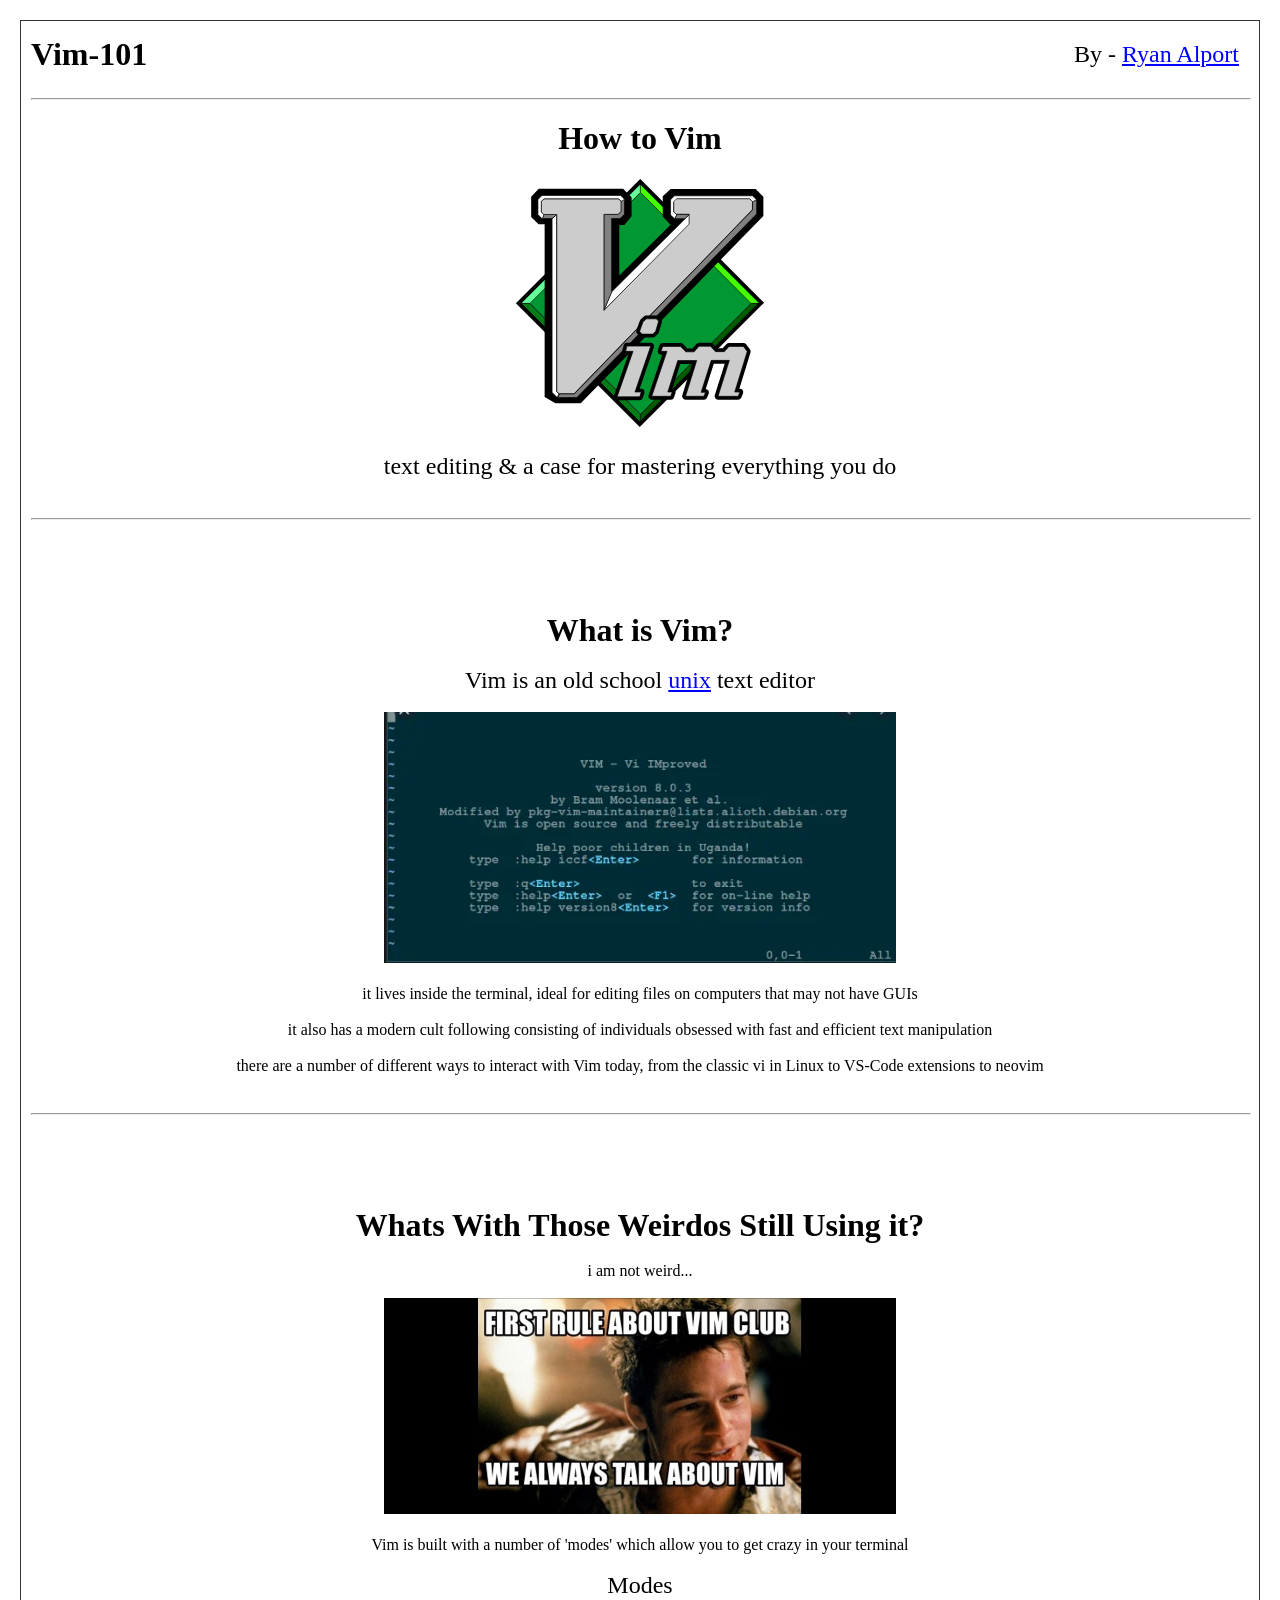
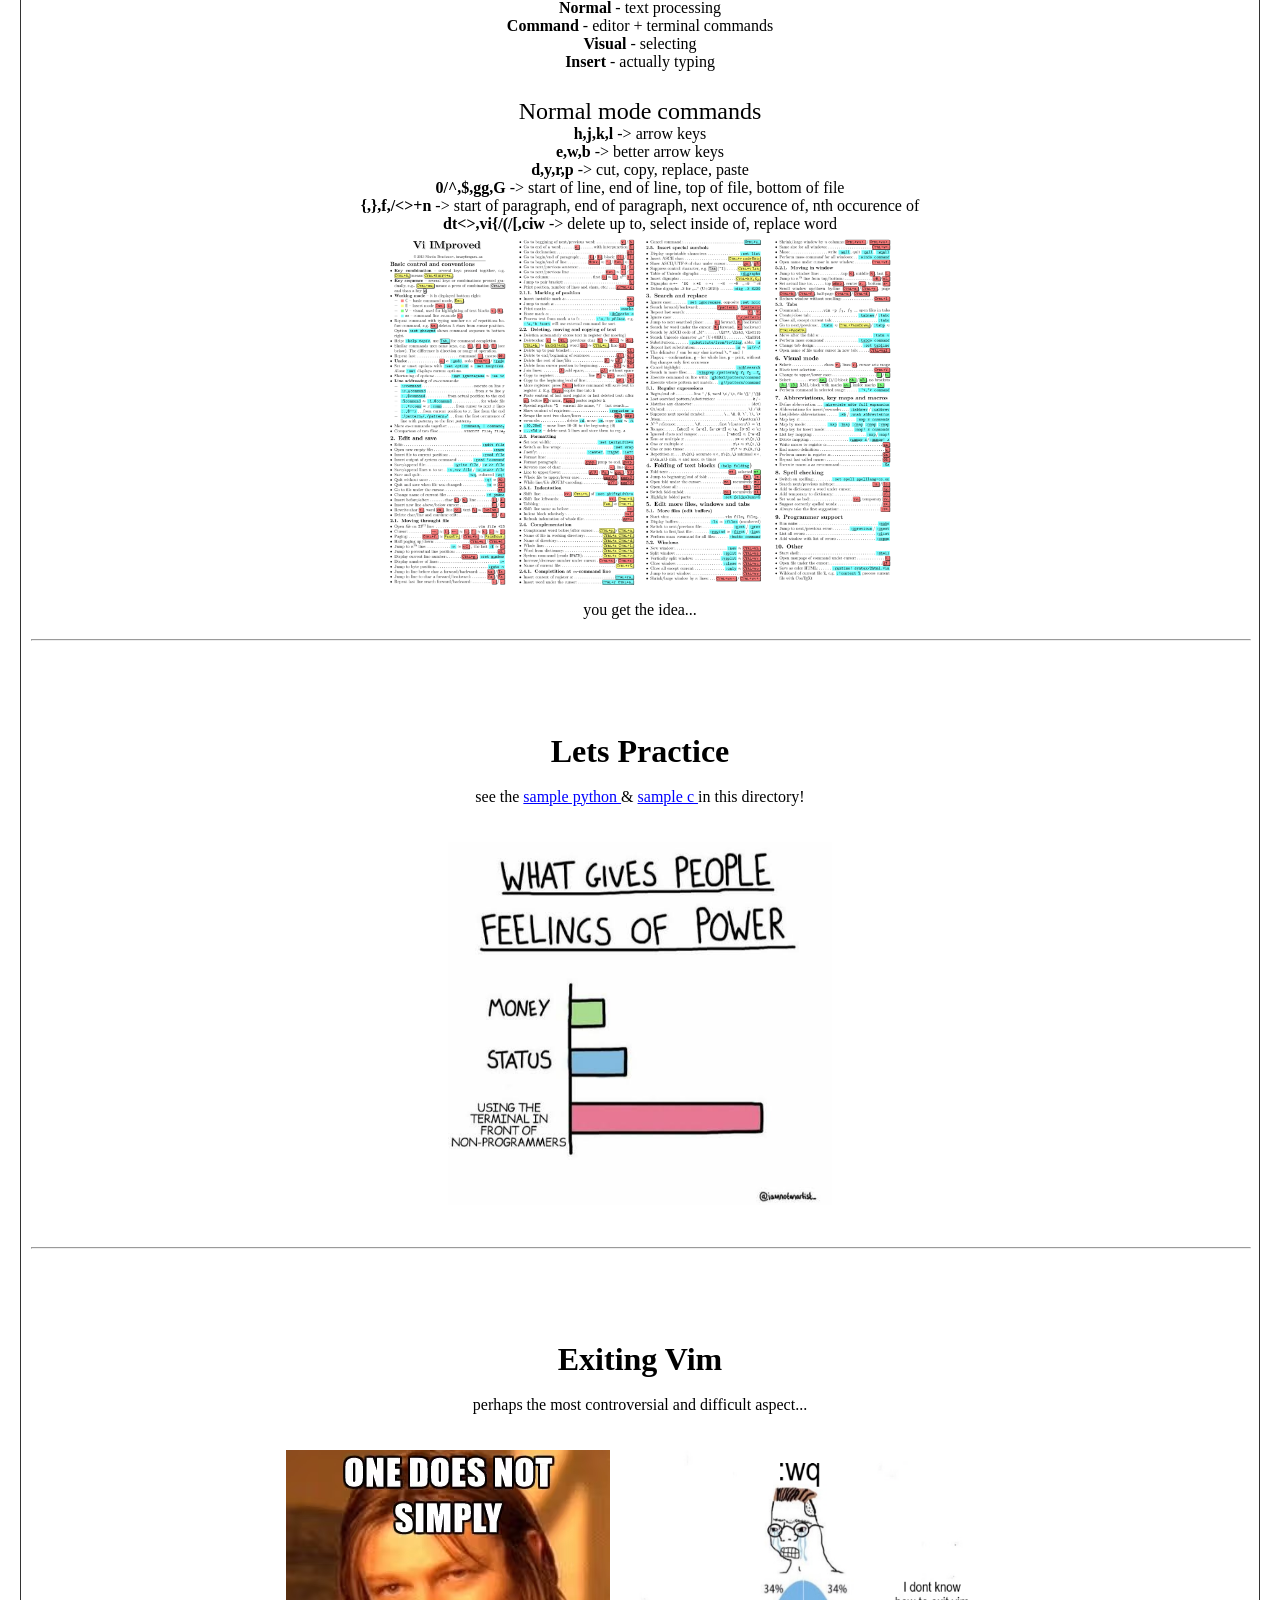
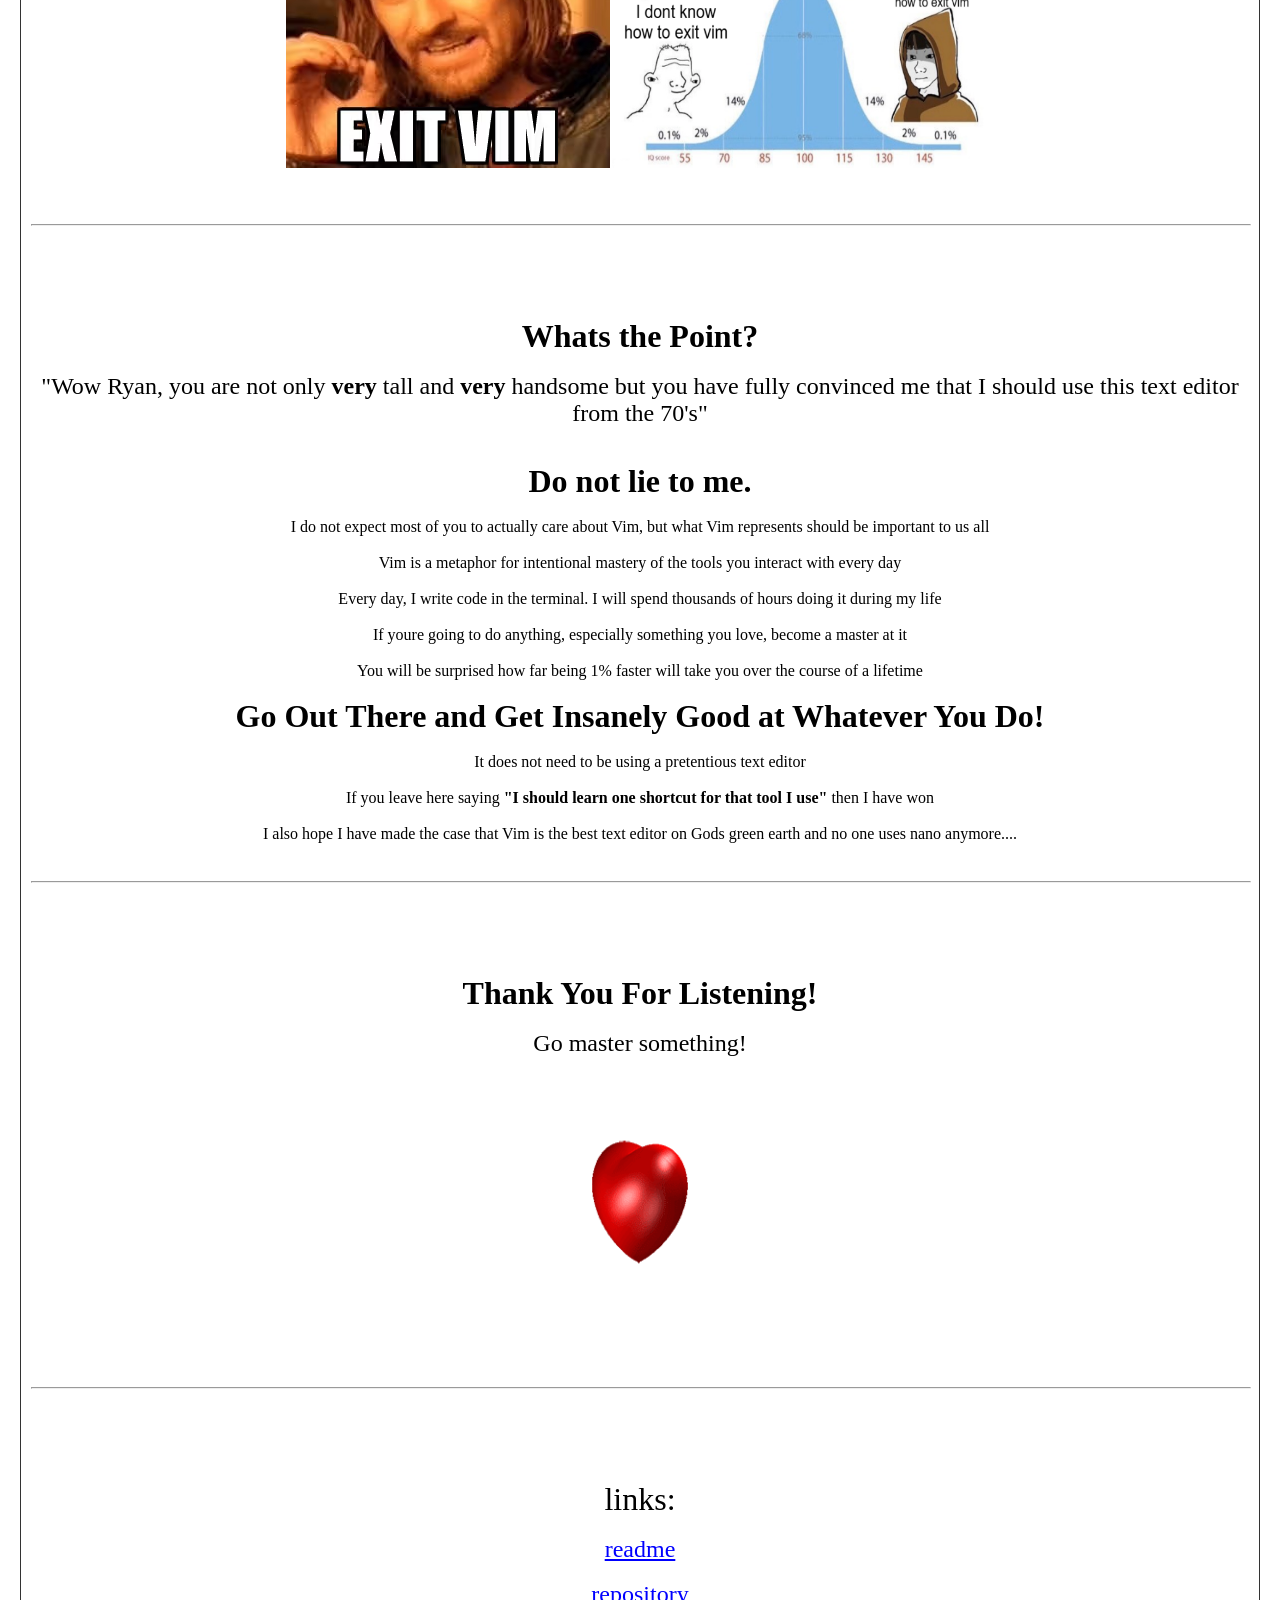
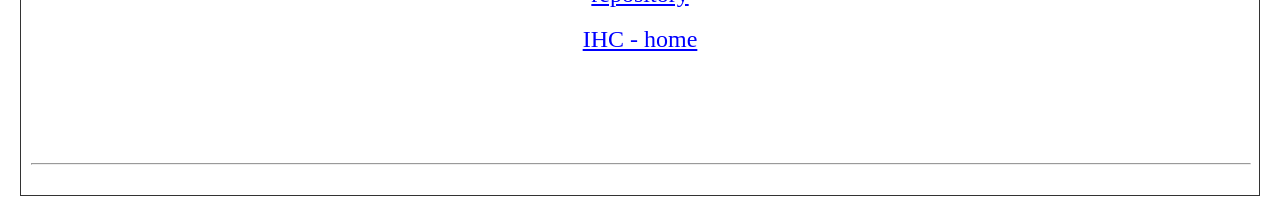
<file: vim-demo/index.html>
<?php
// hello :)
?>

<!DOCTYPE html>
<html>
<head>
  <meta charset="UTF-8">
  <meta name="viewport" content="width=device-width, initial-scale=1">
  <title>Vim-101</title>
  <link rel="icon" type="image/x-icon" href="/logo.png">
  <link rel="stylesheet" href="styles.css">
</head>
<body>
  <div class="main">
    <header class="header">
      <div class="title">
        <strong class="large" style="align-self: flex-start;">Vim-101</strong>
      </div>
      <nav class="nav">
        <div class="medium">By - <a class="link" href="https://ryanhub.org/me">Ryan Alport</a></div>
      </nav>
    </header>

    <hr class="break">

    <div class="content">

      <section id="title">
        <strong class="large">How to Vim</strong><br><br>
        <img src="images/vim-logo.svg" style="max-width: 20vw"><br><br>
        <div class="medium">text editing & a case for mastering everything you do</div><br>
      </section><hr class="break">

      <br><br><br><br>

      <section id="history">
        <strong class="large">What is Vim?</strong><br><br>
        <div class="medium">Vim is an old school <a class="link" href="https://en.wikipedia.org/wiki/Unix">unix</a> text editor</div><br>
        <img src="images/vim-home.webp" style="max-width: 40vw"><br><br>
        <div class="small">it lives inside the terminal, ideal for editing files on computers that may not have GUIs</div><br>
        <div class="small">it also has a modern cult following consisting of individuals obsessed with fast and efficient text manipulation</div><br>
        <div class="small">there are a number of different ways to interact with Vim today, from the classic vi in Linux to VS-Code extensions to neovim</div><br>
      </section><hr class="break">
    
      <br><br><br><br>

      <section id="intro">
        <strong class="large">Whats With Those Weirdos Still Using it?</strong><br><br>
        <div class="small">i am not weird...</div><br>
        <img src="images/vim-club.webp" style="max-width: 40vw"><br><br>
        <div class="small">Vim is built with a number of 'modes' which allow you to get crazy in your terminal</div><br>
        <div class="medium">Modes<div>
        <div class="small"><strong>Normal</strong> - text processing</div>
        <div class="small"><strong>Command</strong> - editor + terminal commands</div>
        <div class="small"><strong>Visual</strong> - selecting</div>
        <div class="small"><strong>Insert</strong> - actually typing</div>
        <br>
        <div class="medium">Normal mode commands<div>
        <div class="small"><strong>h,j,k,l</strong> -> arrow keys</div>
        <div class="small"><strong>e,w,b</strong> -> better arrow keys</div>
        <div class="small"><strong>d,y,r,p</strong> -> cut, copy, replace, paste </div>
        <div class="small"><strong>0/^,$,gg,G</strong> -> start of line, end of line, top of file, bottom of file </div>
        <div class="small"><strong>{,},f,/<>+n</strong> -> start of paragraph, end of paragraph, next occurence of, nth occurence of</div>
        <div class="small"><strong>dt<>,vi{/(/[,ciw</strong> -> delete up to, select inside of, replace word</div>
        <img src="images/vim-cheatsheet.png" style="max-width: 40vw">
        <div class="small">you get the idea...</div>
      </section><hr class="break">

      <br><br><br><br>

      <section id="demo">
        <strong class="large">Lets Practice</strong><br><br>
        <div class="small">
		see the
		<a class="link" href="sample.py"> sample python </a> & 
		<a class="link" href="sample.c"> sample c <a/>
		in this directory!
	</div><br><br>
        <img src="images/vim-power.png" style="max-width: 30vw"><br><br>
      </section><hr class="break">

      <br><br><br><br>

      <section id="exit">
        <strong class="large">Exiting Vim</strong><br><br>
        <div class="small">perhaps the most controversial and difficult aspect...</div><br><br>
        <div style="display:flex; flex-direction:row; justify-self:center; justify-content:center;">
          <img src="images/exit-vim.avif" style="max-width: 30vw">
          <img src="images/vim-curve.png" style="max-width: 30vw">
        </div><br><br>
      </section><hr class="break">

      <br><br><br><br>

      <section id="conclusion">
        <strong class="large">Whats the Point?</strong><br><br>
        <div class="medium">"Wow Ryan, you are not only <strong>very</strong> tall and <strong>very</strong> handsome but you have fully convinced me that I should use this text editor from the 70's"</div><br><br>
        <strong class="large">Do not lie to me.</strong><br><br>
        <div class="small">I do not expect most of you to actually care about Vim, but what Vim represents should be important to us all</div><br>
        <div class="small">Vim is a metaphor for intentional mastery of the tools you interact with every day</div><br>
        <div class="small">Every day, I write code in the terminal. I will spend thousands of hours doing it during my life</div><br>
        <div class="small">If youre going to do anything, especially something you love, become a master at it</div><br>
        <div class="small">You will be surprised how far being 1% faster will take you over the course of a lifetime</div><br>
        <strong class="large">Go Out There and Get Insanely Good at Whatever You Do!</strong><br><br>
        <div class="small">It does not need to be using a pretentious text editor</div><br>
        <div class="small">If you leave here saying <strong>"I should learn one shortcut for that tool I use"</strong> then I have won</div><br>
        <div class="small">I also hope I have made the case that Vim is the best text editor on Gods green earth and no one uses nano anymore....</div><br>
      </section><hr class="break">

      <br><br><br><br>

      <section id="thank-you">
        <strong class="large">Thank You For Listening!</strong><br><br>
        <div class="medium">Go master something!</div>
        <img src="images/heart.gif" style="max-width: 30vw"><br><br>
      </section><hr class="break">

      <br><br><br><br>

      <section id="links">
        <div class="large">links:</div><br>
        <div class="medium"><a class="link" href="README.md">readme</a></div><br>
        <div class="medium"><a class="link" href="https://www.ryanhub.org/repos/iheartcomputer-projects.git">repository</a></div><br>
        <div class="medium"><a class="link" href="/">IHC - home</a></div><br>
      </section>

      <br><br><br><br>

    </div>

    <hr class="break">

  </div>
</body>
</html>
</file>
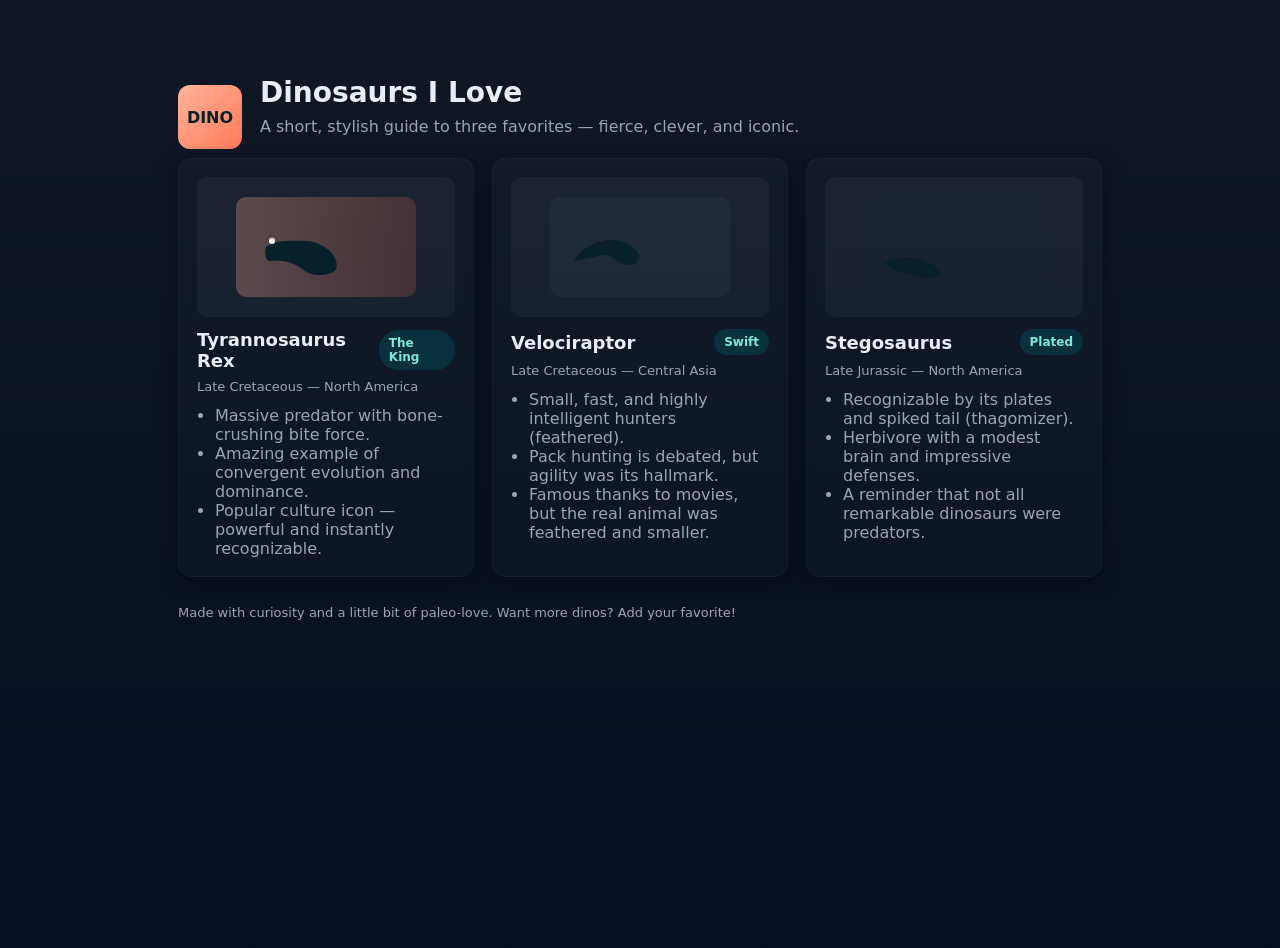
<file: ai-agents/dinosaurs2.html>
<!DOCTYPE html>
<html lang="en">
<head>
  <meta charset="utf-8" />
  <meta name="viewport" content="width=device-width,initial-scale=1" />
  <title>Dinosaurs I Love — A Stylish Guide</title>
  <style>
    :root{
      --bg:#0f1724;
      --card:#0b1220;
      --accent:#ff7a59;
      --muted:#9aa4b2;
      --glass: rgba(255,255,255,0.04);
      --radius:14px;
      font-family: Inter, ui-sans-serif, system-ui, -apple-system, "Segoe UI", Roboto, "Helvetica Neue", Arial;
    }
    *{box-sizing:border-box}
    html,body{height:100%;margin:0;background:linear-gradient(180deg,var(--bg),#071021);color:#e6eef6}
    .wrap{max-width:980px;margin:48px auto;padding:28px}
    header{display:flex;align-items:center;gap:18px}
    .logo{width:64px;height:64px;border-radius:12px;background:linear-gradient(135deg,#ffb399,#ff7a59);display:grid;place-items:center;font-weight:800;color:#08202a}
    h1{font-size:28px;margin:0}
    p.lead{color:var(--muted);margin:8px 0 22px}

    .grid{display:grid;grid-template-columns:repeat(auto-fit,minmax(260px,1fr));gap:18px}
    .card{background:linear-gradient(180deg, rgba(255,255,255,0.02), rgba(255,255,255,0.01));border-radius:var(--radius);padding:18px;box-shadow:0 6px 18px rgba(2,6,23,0.6);border:1px solid rgba(255,255,255,0.03)}
    .dino-illustration{width:100%;height:140px;border-radius:10px;background:var(--glass);display:flex;align-items:center;justify-content:center;margin-bottom:12px}
    .dino-title{display:flex;justify-content:space-between;align-items:center}
    .dino-title h3{margin:0;font-size:18px}
    .pill{background:linear-gradient(90deg,#0b3140,#07303a);padding:6px 10px;border-radius:999px;color:#7ee7d9;font-weight:700;font-size:12px}
    .meta{color:var(--muted);font-size:13px;margin-top:8px}
    ul.facts{margin:12px 0 0;padding-left:18px;color:var(--muted)}
    footer{margin-top:28px;color:var(--muted);font-size:13px}

    /* subtle hover */
    .card:hover{transform:translateY(-6px);transition:transform .22s ease,box-shadow .22s ease}

    /* small screen tweaks */
    @media (max-width:420px){.wrap{padding:14px}h1{font-size:20px}}
  </style>
</head>
<body>
  <div class="wrap">
    <header>
      <div class="logo">DINO</div>
      <div>
        <h1>Dinosaurs I Love</h1>
        <p class="lead">A short, stylish guide to three favorites — fierce, clever, and iconic.</p>
      </div>
    </header>

    <main class="grid" role="main">
      <article class="card">
        <div class="dino-illustration" aria-hidden="true">
          <!-- simple SVG T. rex -->
          <svg width="180" height="100" viewBox="0 0 180 100" fill="none" xmlns="http://www.w3.org/2000/svg">
            <rect width="180" height="100" rx="10" fill="url(#g)" />
            <defs>
              <linearGradient id="g" x1="0" x2="1">
                <stop offset="0" stop-color="#ffb399" stop-opacity="0.28"/>
                <stop offset="1" stop-color="#ff7a59" stop-opacity="0.18"/>
              </linearGradient>
            </defs>
            <g transform="translate(10,18)" fill="#08202a">
              <path d="M20 32c10-8 28-6 42-6 6 0 18 6 22 10 6 6 8 14 6 18-2 4-10 6-16 6-8 0-12-2-18-6-8-6-18-10-32-8-4 0-6-6-4-14z" />
              <circle cx="26" cy="26" r="3" fill="#fff" />
            </g>
          </svg>
        </div>
        <div class="dino-title">
          <h3>Tyrannosaurus Rex</h3>
          <div class="pill">The King</div>
        </div>
        <div class="meta">Late Cretaceous — North America</div>
        <ul class="facts">
          <li>Massive predator with bone-crushing bite force.</li>
          <li>Amazing example of convergent evolution and dominance.</li>
          <li>Popular culture icon — powerful and instantly recognizable.</li>
        </ul>
      </article>

      <article class="card">
        <div class="dino-illustration" aria-hidden="true">
          <!-- Velociraptor stylized -->
          <svg width="180" height="100" viewBox="0 0 180 100" xmlns="http://www.w3.org/2000/svg">
            <rect width="180" height="100" rx="10" fill="rgba(126,231,217,0.04)" />
            <g transform="translate(18,18)" fill="#e6eef6">
              <path d="M6 46c8-14 26-24 46-20 4.5.8 14 6 18 12 4 6-2 12-8 12-10 0-14-6-22-10C28 40 14 46 6 46z" fill="#08202a"/>
            </g>
          </svg>
        </div>
        <div class="dino-title">
          <h3>Velociraptor</h3>
          <div class="pill">Swift</div>
        </div>
        <div class="meta">Late Cretaceous — Central Asia</div>
        <ul class="facts">
          <li>Small, fast, and highly intelligent hunters (feathered).</li>
          <li>Pack hunting is debated, but agility was its hallmark.</li>
          <li>Famous thanks to movies, but the real animal was feathered and smaller.</li>
        </ul>
      </article>

      <article class="card">
        <div class="dino-illustration" aria-hidden="true">
          <!-- Stegosaurus stylized -->
          <svg width="180" height="100" viewBox="0 0 180 100" xmlns="http://www.w3.org/2000/svg">
            <rect width="180" height="100" rx="10" fill="rgba(11,49,64,0.04)" />
            <g transform="translate(12,22)" fill="#ff7a59">
              <path d="M6 44c10-6 30-8 44-2 6 2 14 8 14 12 0 4-6 6-12 6-12 0-20-6-30-8-8-2-20-10-16-18z" fill="#08202a"/>
            </g>
          </svg>
        </div>
        <div class="dino-title">
          <h3>Stegosaurus</h3>
          <div class="pill">Plated</div>
        </div>
        <div class="meta">Late Jurassic — North America</div>
        <ul class="facts">
          <li>Recognizable by its plates and spiked tail (thagomizer).</li>
          <li>Herbivore with a modest brain and impressive defenses.</li>
          <li>A reminder that not all remarkable dinosaurs were predators.</li>
        </ul>
      </article>
    </main>

    <footer>
      <p>Made with curiosity and a little bit of paleo-love. Want more dinos? Add your favorite!</p>
    </footer>
  </div>
</body>
</html>
</file>
<file: ai-agents/styles.css>
:root {
  --bg: #141418;
  --bg-elevated: #1c1c22;
  --border: #2a2a32;
  --text: #e8e8ec;
  --muted: #9898a4;
  --accent: #6b8cbc;
  --accent-hover: #8ba8d4;
  --heart: #e00;
  --maxw: 1180px;
  --radius: 8px;
}

*,
*::before,
*::after {
  box-sizing: border-box;
}

html {
  scroll-behavior: smooth;
}

body {
  margin: 0;
  min-height: 100vh;
  background: var(--bg);
  color: var(--text);
  font-family: ui-sans-serif, system-ui, -apple-system, Segoe UI, Roboto, Helvetica, Arial, sans-serif;
  line-height: 1.45;
  -webkit-font-smoothing: antialiased;
}

.main {
  margin: 0 auto;
  max-width: var(--maxw);
  padding: 1.25rem 1rem 3rem;
  border: 1px solid var(--border);
  border-radius: var(--radius);
  background: linear-gradient(180deg, var(--bg-elevated) 0%, var(--bg) 48%);
  box-shadow: 0 0 0 1px rgba(255, 255, 255, 0.03);
}

.header {
  display: flex;
  flex-direction: row;
  align-items: flex-start;
  justify-content: space-between;
  gap: 1.5rem;
  flex-wrap: wrap;
  padding-bottom: 1rem;
  border-bottom: 1px solid var(--border);
}

.title {
  font-size: 2.5rem;
  font-weight: 700;
  letter-spacing: -0.02em;
  line-height: 1.1;
}

.nav {
  display: flex;
  flex-direction: row;
  flex-wrap: wrap;
  align-items: center;
  gap: 1rem 1.25rem;
}

.nav .link {
  font-size: 1.25rem;
}

.break {
  width: 100%;
  margin: 1.5rem auto;
  border: none;
  border-top: 1px solid var(--border);
  opacity: 0.85;
}

.content {
  display: flex;
  flex-direction: column;
  align-items: center;
  text-align: center;
}

.content section {
  width: 100%;
  max-width: 52rem;
  scroll-margin-top: 1rem;
}

.content section + section {
  margin-top: 2.5rem;
  padding-top: 2rem;
  border-top: 1px solid var(--border);
}

.large {
  font-size: clamp(1.5rem, 4vw, 2rem);
  font-weight: 700;
  margin: 0 0 1rem;
  letter-spacing: -0.02em;
}

.medium {
  font-size: clamp(1.05rem, 2.5vw, 1.35rem);
  color: var(--text);
  margin: 0.5rem 0;
}

.medium.muted,
.lede {
  color: var(--muted);
}

.small {
  font-size: 0.95rem;
  color: var(--muted);
}

.link {
  color: var(--accent);
  text-decoration: none;
  border-bottom: 1px solid transparent;
  transition: color 0.15s ease, border-color 0.15s ease;
}

.link:hover {
  color: var(--accent-hover);
  border-bottom-color: var(--accent-hover);
}

.link:focus-visible {
  outline: 2px solid var(--accent);
  outline-offset: 3px;
  border-radius: 2px;
}

.image-section {
  display: flex;
  flex-direction: row;
  flex-wrap: wrap;
  align-items: center;
  justify-content: center;
  gap: 0.75rem 1rem;
  margin: 1.25rem 0;
}

.image-section img {
  max-height: min(120px, 22vw);
  width: auto;
  object-fit: contain;
  filter: drop-shadow(0 4px 12px rgba(0, 0, 0, 0.35));
}

.image-section .large {
  margin: 0;
  color: var(--muted);
  font-weight: 600;
}

.bullet-list {
  text-align: left;
  align-self: stretch;
  max-width: 40rem;
  margin-left: auto;
  margin-right: auto;
}

.bullet-list .medium {
  padding-left: 0.5rem;
  border-left: 3px solid var(--border);
}

@media (max-width: 600px) {
  .header {
    flex-direction: column;
    align-items: center;
    text-align: center;
  }

  .nav {
    justify-content: center;
  }

  .title {
    font-size: 2rem;
  }

  .image-section {
    flex-direction: column;
  }

  .image-section .large {
    font-size: 1.5rem;
  }
}
</file>
<file: baby-lm/styles.css>
body {
    display: flex;
    flex-direction: column;
    margin: 20px;
    border: 1px solid #333;
    padding: 10px;
}
button, input {
    background-color: whitesmoke;
    border: solid 1px lightgrey;
    border-radius: 5px;
    padding: 5px;
}
input {
    color: grey;
}
button {
    color: black;
}
button:hover, input:hover {
    border: solid 1px black;
}

.small { font-size: 1.0rem; align-self: center; }
.medium { font-size: 1.5rem; align-self: center; }
.large { font-size: 2.0rem; align-self: center; }
.break { width:100%;margin:20px auto; }
.link { color: blue; }

.header {
    width: 100%;
    display: flex;
    flex-direction: row;
    align-items: center;
    justify-content: space-between;
}
.title {
    max-width: 60%;
    display: flex;
    flex-direction: column;
    flex: 1;
}
.nav {
    display: flex;
    flex-direction: row;
    gap: 15px;
    margin: 10px;
}
.content {
    display: flex;
    flex-direction: column;
    align-items: center;
    text-align: center;
}
@media (max-width: 600px) {
    .nav {
	display: none;
    }
    .title {
	max-width: 100%;
    }
    .header {
	flex-direction: column;
    }
}
</file>
<file: not-a-virus/styles.css>
body {
    display: flex;
    flex-direction: column;
    margin: 20px;
    border: 1px solid #333;
    padding: 10px;
}
button, input {
    background-color: whitesmoke;
    border: solid 1px lightgrey;
    border-radius: 5px;
    padding: 5px;
}
input {
    color: grey;
}
button {
    color: black;
}
button:hover, input:hover {
    border: solid 1px black;
}

.small { font-size: 1.0rem; align-self: center; }
.medium { font-size: 1.5rem; align-self: center; }
.large { font-size: 2.0rem; align-self: center; }
.break { width:100%;margin:20px auto; }
.link { color: blue; }

.header {
    width: 100%;
    display: flex;
    flex-direction: row;
    align-items: center;
    justify-content: space-between;
}
.title {
    max-width: 60%;
    display: flex;
    flex-direction: column;
    flex: 1;
}
.nav {
    display: flex;
    flex-direction: row;
    gap: 15px;
    margin: 10px;
}
.content {
    display: flex;
    flex-direction: column;
    align-items: center;
    text-align: center;
}
@media (max-width: 600px) {
    .nav {
	display: none;
    }
    .title {
	max-width: 100%;
    }
    .header {
	flex-direction: column;
    }
}
</file>
<file: vibe-coding/assets/css/global.css>
/* DeckSense - App Color Palette & Fluid Design
   decksense.app */

:root {
  /* DeckSense app palette */
  --color-primary-gold:   #f3c853;
  --color-secondary-green:#27ae60;
  --color-bg-dark:        #333533;
  --color-bg-darker:      #2a2d3a;
  --color-bg-deep:        #1e1f1e;
  --color-surface:        #484848;
  --color-border:         #484848;
  --color-border-subtle:  #3a3a3a;

  --color-text:           #e8eddf;
  --color-text-muted:     #9a9a9a;
  --color-text-dim:       #808080;

  --color-accent:         var(--color-primary-gold);
  --color-accent-hover:   #ffd966;

  /* Pro badge gradient (coral → orange) */
  --color-pro-badge-start: #ff6b6b;
  --color-pro-badge-end:   #ff9944;

  /* Spacing */
  --space-xs:   4px;
  --space-sm:   8px;
  --space-md:   16px;
  --space-lg:   24px;
  --space-xl:   32px;
  --space-2xl:  48px;
  --space-3xl:  64px;

  /* Radius */
  --radius-sm:  6px;
  --radius-md:  10px;
  --radius-lg:  14px;
  --radius-xl:  20px;
  --radius-pill: 9999px;

  /* Shadows */
  --shadow-subtle: 0 2px 8px rgba(0,0,0,0.2);
  --shadow-card:   0 4px 16px rgba(0,0,0,0.25);
  --shadow-nav:    0 -2px 12px rgba(0,0,0,0.2);

  /* Transitions */
  --ease-out: cubic-bezier(0.25, 0.46, 0.45, 0.94);
  --ease-spring: cubic-bezier(0.34, 1.56, 0.64, 1);
  --ease-smooth: cubic-bezier(0.4, 0, 0.2, 1);
  --duration-fast: 0.2s;
  --duration-normal: 0.35s;
  --duration-slow: 0.5s;
}

/* ─── Fluid animations ─── */
@keyframes fadeInUp {
  from { opacity: 0; transform: translateY(20px); }
  to { opacity: 1; transform: translateY(0); }
}

@keyframes fadeIn {
  from { opacity: 0; }
  to { opacity: 1; }
}

@keyframes scaleIn {
  from { opacity: 0; transform: scale(0.96); }
  to { opacity: 1; transform: scale(1); }
}

@media (prefers-reduced-motion: reduce) {
  *, *::before, *::after {
    animation-duration: 0.01ms !important;
    animation-iteration-count: 1 !important;
    transition-duration: 0.01ms !important;
  }
}

*, *::before, *::after { box-sizing: border-box; margin: 0; padding: 0; }

html { scroll-behavior: smooth; }

body {
  font-family: 'Inter', -apple-system, BlinkMacSystemFont, 'Segoe UI', Roboto, sans-serif;
  background: var(--color-bg-dark);
  color: var(--color-text);
  min-height: 100vh;
  line-height: 1.6;
  background: linear-gradient(180deg, #1a1d2a 0%, #2a2d3a 50%, var(--color-bg-dark) 100%);
  display: flex;
  flex-direction: column;
}

/* True black canvas; optional html class matches body.landing for full-viewport fill */
html.landing-html,
body.landing {
  background: #000000;
  background-color: #000000;
}

html.landing-html {
  min-height: 100%;
}

body.landing {
  /* Very subtle edge glow only, reads as black */
  background-image:
    radial-gradient(ellipse 100% 70% at 50% -30%, rgba(243, 200, 83, 0.04) 0%, transparent 50%),
    radial-gradient(ellipse 50% 45% at 100% 30%, rgba(255, 107, 107, 0.025) 0%, transparent 45%);
  background-attachment: fixed;
}

main { flex: 1; }

::-webkit-scrollbar { width: 6px; }
::-webkit-scrollbar-thumb { background: var(--color-border); border-radius: var(--radius-pill); }
::-webkit-scrollbar-track { background: transparent; }
scrollbar-color: var(--color-border) transparent;
scrollbar-width: thin;

*:focus-visible { outline: 2px solid var(--color-primary-gold); outline-offset: 2px; }

a { color: var(--color-primary-gold); text-decoration: none; transition: color var(--duration-fast) var(--ease-out); }
a:hover { color: var(--color-accent-hover); }

/* ─── Site Header ─── */
.site-header {
  position: sticky;
  top: 0;
  z-index: 100;
  background: rgba(30, 31, 30, 0.98);
  border-bottom: 1px solid var(--color-border-subtle);
}

/* Landing: no divider line under nav (override base border) */
body.landing .site-header {
  border-bottom: none !important;
  box-shadow: none;
  background: rgba(0, 0, 0, 0.75);
  backdrop-filter: blur(16px);
  -webkit-backdrop-filter: blur(16px);
}

.site-header-inner {
  max-width: 1200px;
  margin: 0 auto;
  padding: var(--space-md) var(--space-lg);
  display: flex;
  align-items: center;
  justify-content: space-between;
  gap: var(--space-xl);
}

.site-logo {
  display: flex;
  align-items: center;
  flex-shrink: 0;
}

.site-logo img {
  height: 36px;
  width: auto;
  max-width: 200px;
  object-fit: contain;
}

.site-logo .logo-fallback {
  font-size: 1.35rem;
  font-weight: 700;
  letter-spacing: 0.5px;
  color: var(--color-text);
}

.site-nav {
  display: flex;
  align-items: center;
  gap: var(--space-lg);
}

.site-nav a {
  font-size: 14px;
  font-weight: 500;
  color: var(--color-text-muted);
  transition: color var(--duration-fast) var(--ease-out);
}

.site-nav a:hover,
.site-nav a.active {
  color: var(--color-primary-gold);
}

/* ─── Page content wrapper ─── */
.page-content {
  max-width: 800px;
  margin: 0 auto;
  padding: var(--space-2xl) var(--space-lg);
}

.page-content h1 {
  font-size: clamp(1.75rem, 4vw, 2.25rem);
  font-weight: 700;
  color: var(--color-text);
  margin-bottom: var(--space-md);
  letter-spacing: -0.02em;
}

.page-content h2 {
  font-size: 1.25rem;
  font-weight: 600;
  color: var(--color-text);
  margin-top: var(--space-xl);
  margin-bottom: var(--space-sm);
}

.page-content p {
  font-size: 15px;
  color: var(--color-text-muted);
  line-height: 1.7;
  margin-bottom: var(--space-md);
}

.page-content ul, .page-content ol {
  margin: var(--space-md) 0;
  padding-left: var(--space-xl);
  color: var(--color-text-muted);
}

.page-content li { margin-bottom: var(--space-xs); }

/* ─── Buttons ─── */
.btn {
  display: inline-flex;
  align-items: center;
  justify-content: center;
  padding: 12px 24px;
  font-size: 15px;
  font-weight: 600;
  border-radius: var(--radius-md);
  border: none;
  cursor: pointer;
  transition: transform var(--duration-normal) var(--ease-out),
              background var(--duration-normal) var(--ease-out);
}

.btn-primary {
  background: var(--color-primary-gold);
  color: var(--color-bg-deep);
  border: none;
}

.btn-primary:hover {
  background: var(--color-accent-hover);
  transform: translateY(-2px);
}

/* ─── Form inputs ─── */
input[type="email"],
input[type="text"],
input[type="password"],
input[type="number"],
input[type="tel"],
textarea {
  width: 100%;
  max-width: 360px;
  padding: 12px 16px;
  font-size: 15px;
  font-family: inherit;
  color: var(--color-text);
  background: var(--color-bg-darker);
  border: 1px solid var(--color-border);
  border-radius: var(--radius-md);
  transition: border-color 0.2s var(--ease-out);
}

input:focus, textarea:focus {
  outline: none;
  border-color: var(--color-primary-gold);
  box-shadow: 0 0 0 2px rgba(243, 200, 83, 0.2);
  transition: border-color 0.2s var(--ease-out), box-shadow 0.3s var(--ease-smooth);
}

textarea {
  min-height: 120px;
  resize: vertical;
}

/* ─── Footer ─── */
.site-footer {
  margin-top: auto;
  padding: var(--space-2xl) var(--space-lg);
  border-top: 1px solid var(--color-border-subtle);
  background: var(--color-bg-deep);
}

body.landing .site-footer {
  background: #000000;
  border-top: none !important;
  box-shadow: none;
}

.site-footer-inner {
  max-width: 1200px;
  margin: 0 auto;
  text-align: center;
}

.site-footer-links {
  display: flex;
  flex-wrap: wrap;
  justify-content: center;
  gap: var(--space-md);
  margin-bottom: var(--space-lg);
}

.site-footer-links a {
  font-size: 13px;
  color: var(--color-text-dim);
}

.site-footer-links a:hover {
  color: var(--color-primary-gold);
}

.site-footer-social {
  display: flex;
  justify-content: center;
  gap: var(--space-lg);
  margin-bottom: var(--space-lg);
}

.site-footer-social .social-icon {
  color: var(--color-text-dim);
  transition: color var(--duration-fast) var(--ease-out);
}

.site-footer-social .social-icon:hover {
  color: var(--color-primary-gold);
}

.site-footer-social .social-icon svg {
  display: block;
}

.site-footer p {
  font-size: 12px;
  color: var(--color-text-dim);
  line-height: 1.6;
}

/* ─── API docs ─── */
.api-docs h1 {
  font-size: clamp(1.5rem, 3vw, 2rem);
  font-weight: 700;
  color: var(--color-text);
  margin-bottom: var(--space-md);
}

.api-docs h2 {
  font-size: 1.15rem;
  font-weight: 600;
  color: var(--color-text);
  margin-top: var(--space-xl);
  margin-bottom: var(--space-sm);
  padding-bottom: var(--space-xs);
  border-bottom: 1px solid var(--color-border-subtle);
}

.api-docs h3 {
  font-size: 1rem;
  font-weight: 600;
  color: var(--color-text);
  margin-top: var(--space-lg);
  margin-bottom: var(--space-xs);
}

.api-docs p {
  font-size: 14px;
  color: var(--color-text-muted);
  line-height: 1.65;
  margin-bottom: var(--space-md);
}

.api-docs ul {
  margin: var(--space-sm) 0;
  padding-left: var(--space-xl);
  color: var(--color-text-muted);
  font-size: 14px;
}

.api-docs li {
  margin-bottom: var(--space-xs);
}

.api-docs table {
  width: 100%;
  border-collapse: collapse;
  margin: var(--space-md) 0;
  font-size: 13px;
  background: var(--color-bg-darker);
  border: 1px solid var(--color-border-subtle);
  border-radius: var(--radius-md);
  overflow: hidden;
}

.api-docs th,
.api-docs td {
  padding: 12px 16px;
  text-align: left;
  border-bottom: 1px solid var(--color-border-subtle);
}

.api-docs th {
  background: rgba(72, 72, 72, 0.4);
  color: var(--color-text);
  font-weight: 600;
}

.api-docs td {
  color: var(--color-text-muted);
}

.api-docs tr:last-child td {
  border-bottom: none;
}

.api-docs pre {
  background: var(--color-bg-deep);
  color: var(--color-text);
  padding: var(--space-md);
  border-radius: var(--radius-md);
  overflow-x: auto;
  font-family: 'SF Mono', 'Consolas', 'Monaco', monospace;
  font-size: 12px;
  line-height: 1.5;
  border: 1px solid var(--color-border-subtle);
  margin: var(--space-md) 0;
}

.api-docs code {
  font-family: 'SF Mono', 'Consolas', 'Monaco', monospace;
  font-size: 12px;
  background: var(--color-bg-deep);
  color: var(--color-primary-gold);
  padding: 2px 6px;
  border-radius: var(--radius-sm);
}

.api-docs .api-nav {
  display: flex;
  flex-wrap: wrap;
  gap: var(--space-sm);
  margin-bottom: var(--space-xl);
}

.api-docs .api-nav a {
  display: inline-block;
  padding: var(--space-xs) var(--space-md);
  background: var(--color-bg-darker);
  border: 1px solid var(--color-border-subtle);
  border-radius: var(--radius-md);
  font-size: 13px;
  color: var(--color-text-muted);
  transition: all var(--duration-fast) var(--ease-out);
}

.api-docs .api-nav a:hover {
  border-color: var(--color-primary-gold);
  color: var(--color-primary-gold);
}

/* ─── Responsive ─── */
@media (max-width: 640px) {
  .site-header-inner { flex-direction: column; align-items: stretch; }
  .site-nav { justify-content: center; flex-wrap: wrap; }
}
</file>
<file: vibe-coding/assets/css/present.css>
/**
 * /present deck only, loaded by html/present/index.php (not the marketing homepage).
 * All theme tokens live on body.present-page so they never override global :root on other routes
 * if this file is ever concatenated or shared.
 *
 * Light theme for projectors & room displays (warm paper + gold).
 */

body.present-page {
  /* Bands & chrome */
  --present-bg-a: #f7f5f0;
  --present-bg-b: #ebe6dc;
  --present-card: #ffffff;
  --present-nav: #ffffff;
  --present-purple: #ebe4f4;
  --present-gold-dim: #8f6820;

  /* Scoped overrides for global.css token names (only under /present) */
  --color-bg-dark: #e3dfd6;
  --color-bg-darker: #ffffff;
  --color-bg-deep: #f0ece4;
  --color-border-subtle: #cfd0d6;
  --color-border: #aeb0b8;
  --color-text: #1a1b24;
  --color-text-muted: #4a4d5c;
  --color-text-dim: #5c5f6d;
  --color-primary-gold: #8f6820;
  --color-accent-hover: #a67c12;

  /* Canvas: replaces global body dark gradient; only this document uses present.css */
  color: var(--color-text);
  background: linear-gradient(180deg, #faf9f6 0%, var(--present-bg-a) 45%, #ebe6dc 100%);
  background-attachment: fixed;
}

/* Password gate (same palette as unlocked deck) */
.present-gate-wrap {
  min-height: 100vh;
  display: flex;
  align-items: center;
  justify-content: center;
  padding: var(--space-lg);
  position: relative;
  background: radial-gradient(ellipse 80% 55% at 50% 18%, rgba(180, 140, 40, 0.12) 0%, transparent 55%),
    var(--present-bg-a);
}
.present-gate-wrap::before {
  content: "";
  position: absolute;
  inset: 0;
  pointer-events: none;
}
.present-gate-card {
  position: relative;
  z-index: 1;
  width: 100%;
  max-width: 420px;
  background: var(--present-card);
  border: 2px solid var(--color-primary-gold);
  border-radius: var(--radius-lg);
  padding: var(--space-2xl);
  box-shadow: var(--shadow-card);
  text-align: center;
}
.present-gate-card .present-gate-logo {
  font-size: 1.5rem;
  font-weight: 700;
  letter-spacing: 0.5px;
  color: var(--color-primary-gold);
  margin-bottom: var(--space-lg);
}
.present-gate-card form {
  text-align: left;
}
.present-gate-card input[type="password"] {
  max-width: none;
  width: 100%;
  margin-bottom: var(--space-md);
}
.present-gate-card .btn {
  width: 100%;
}
.present-gate-err {
  display: none;
  font-size: 18px;
  color: #c55;
  margin-top: var(--space-md);
  text-align: center;
}

/* Unlocked deck: navy base + alternating section bands */
#present-deck {
  display: none;
  flex-direction: column;
  min-height: 100vh;
}
#present-deck.is-unlocked {
  display: flex;
  overflow-x: hidden;
  color: var(--color-text);
  background: var(--present-bg-a);
  font-size: 16px;
  -webkit-text-size-adjust: 100%;
  text-size-adjust: 100%;
}

.present-main {
  flex: 1;
  width: 100%;
  max-width: 1320px;
  margin: 0 auto;
  padding: 0 var(--space-lg) var(--space-3xl);
  position: relative;
  z-index: 0;
}

/* Full-bleed alternating rows: s0,s2,s4… = A; s1,s3,s5… = B */
#present-deck.is-unlocked .present-main > section {
  position: relative;
  z-index: 1;
}
#present-deck.is-unlocked .present-main > section:nth-of-type(even)::before {
  content: "";
  position: absolute;
  z-index: -1;
  top: 0;
  bottom: 0;
  left: 50%;
  width: 100vw;
  margin-left: -50vw;
  background: var(--present-bg-b);
  pointer-events: none;
}

/* In-page section nav */
.present-section-nav {
  position: sticky;
  top: 57px;
  z-index: 90;
  display: flex;
  flex-wrap: wrap;
  gap: var(--space-sm) var(--space-md);
  padding: var(--space-md) 0;
  margin: 0 calc(-1 * var(--space-lg)) var(--space-lg);
  padding-left: var(--space-lg);
  padding-right: var(--space-lg);
  margin-left: calc(50% - 50vw);
  margin-right: calc(50% - 50vw);
  width: 100vw;
  max-width: 100vw;
  box-sizing: border-box;
  background: var(--present-nav);
  border-bottom: 1px solid var(--present-gold-dim);
  backdrop-filter: blur(14px);
  -webkit-backdrop-filter: blur(14px);
}
.present-section-nav a {
  display: inline-block;
  padding: 8px 14px;
  background: rgba(255, 255, 255, 0.92);
  border: 1px solid var(--color-border-subtle);
  border-radius: var(--radius-pill);
  font-size: 17px;
  font-weight: 500;
  letter-spacing: 0.01em;
  color: var(--color-text-muted);
  transition:
    border-color var(--duration-fast) var(--ease-out),
    color var(--duration-fast) var(--ease-out),
    background var(--duration-fast) var(--ease-out),
    box-shadow var(--duration-fast) var(--ease-out);
}
.present-section-nav a:hover {
  border-color: var(--present-gold-dim);
  color: var(--color-primary-gold);
  background: rgba(255, 248, 230, 0.95);
}
.present-section-nav a.is-active {
  border-color: var(--present-gold-dim);
  color: var(--color-primary-gold);
  background: rgba(255, 243, 210, 0.98);
  box-shadow: none;
}

.present-section {
  padding: var(--space-3xl) 0;
  scroll-margin-top: 120px;
}
.present-section--tight {
  padding: var(--space-2xl) 0;
}

.present-section h1 {
  font-size: clamp(1.85rem, 4vw, 2.5rem);
  font-weight: 800;
  color: var(--color-primary-gold);
  letter-spacing: -0.02em;
  margin-bottom: var(--space-md);
  line-height: 1.2;
  font-family: inherit;
}
.present-section h1::after {
  content: "";
  display: block;
  width: 48px;
  height: 3px;
  margin-top: var(--space-md);
  border-radius: var(--radius-pill);
  background: var(--present-gold-dim);
}
.present-section .present-lead {
  font-size: 18px;
  color: var(--color-text-muted);
  line-height: 1.7;
  margin-bottom: var(--space-xl);
  max-width: 640px;
}
.present-section .present-lead-italic {
  font-style: italic;
  color: var(--color-text-dim);
}

/* Hero */
.present-hero {
  display: grid;
  grid-template-columns: 1fr 1fr;
  gap: var(--space-2xl);
  align-items: center;
  padding-top: var(--space-md);
}
@media (max-width: 900px) {
  .present-hero {
    grid-template-columns: 1fr;
  }
}
.present-hero-aside {
  background: var(--color-bg-darker);
  border: 1px solid var(--color-border-subtle);
  border-radius: var(--radius-xl);
  padding: var(--space-xl);
  position: relative;
  overflow: hidden;
  box-shadow: var(--shadow-card);
}
.present-hero-aside::before {
  content: "";
  position: absolute;
  inset: 0;
  background: radial-gradient(ellipse 85% 65% at 15% 10%, rgba(180, 140, 50, 0.1) 0%, transparent 50%);
  pointer-events: none;
}
.present-hero-aside-inner {
  position: relative;
  z-index: 1;
}
.present-hero-kicker {
  font-size: clamp(2.35rem, 6.5vw, 3.75rem);
  font-weight: 800;
  line-height: 1.05;
  color: var(--color-primary-gold);
  letter-spacing: -0.03em;
  margin: 0;
}
.present-hero-kicker-sub {
  font-size: 18px;
  font-weight: 600;
  letter-spacing: 0.2em;
  text-transform: uppercase;
  color: var(--color-text-dim);
  margin-top: var(--space-md);
}
.present-hero-rule {
  height: 2px;
  width: 56px;
  background: var(--color-primary-gold);
  margin-top: var(--space-lg);
  border-radius: var(--radius-pill);
}
.present-hero-body h2 {
  font-size: clamp(1.5rem, 3.2vw, 2rem);
  font-weight: 700;
  color: var(--color-text);
  line-height: 1.25;
  margin: 0 0 var(--space-md);
  letter-spacing: -0.02em;
}
.present-hero-body .present-lead {
  margin-bottom: var(--space-lg);
}

/* Placeholders */
.present-placeholder {
  width: 100%;
  max-width: 260px;
  height: 480px;
  margin-top: var(--space-lg);
  background: var(--color-bg-deep);
  border: 1.5px dashed var(--present-gold-dim);
  border-radius: var(--radius-md);
  display: flex;
  align-items: center;
  justify-content: center;
  color: var(--color-text-muted);
  font-size: 17px;
  font-weight: 500;
  font-style: italic;
  padding: var(--space-md);
  text-align: center;
}
.present-placeholder--sm {
  max-width: 200px;
  height: 380px;
}
.present-placeholder-row {
  display: flex;
  flex-wrap: wrap;
  gap: var(--space-md);
  justify-content: center;
  margin-top: var(--space-lg);
}

.present-shot {
  display: block;
  width: 100%;
  max-width: 260px;
  height: auto;
  margin-top: var(--space-lg);
  border-radius: var(--radius-md);
  border: 1px solid var(--color-border-subtle);
  box-shadow: 0 4px 20px rgba(0, 0, 0, 0.12);
  object-fit: contain;
  background: var(--color-bg-deep);
}
.present-shot--hero {
  max-width: 260px;
}
.present-shot--sm {
  max-width: 200px;
  margin-top: 0;
}
.present-placeholder-row .present-shot {
  margin-top: var(--space-lg);
}
.present-filename {
  font-size: 17px;
  font-family: ui-monospace, monospace;
  color: var(--color-text-muted);
  word-break: break-all;
}
.present-placeholder .present-filename {
  display: block;
  padding: 0 var(--space-sm);
}

/* Definition band */
.present-quote {
  background: var(--present-purple);
  border: 1px solid rgba(143, 104, 32, 0.28);
  border-radius: var(--radius-lg);
  padding: var(--space-xl);
  margin-bottom: var(--space-xl);
  border-left: 3px solid var(--color-primary-gold);
  box-shadow: var(--shadow-subtle);
}
.present-quote p {
  margin: 0;
  font-size: 20px;
  line-height: 1.65;
  color: var(--color-text);
  font-style: normal;
  font-weight: 450;
  letter-spacing: -0.01em;
}

/* Grids */
.present-grid-3 {
  display: grid;
  grid-template-columns: repeat(3, 1fr);
  gap: var(--space-lg);
}
.present-grid-2 {
  display: grid;
  grid-template-columns: repeat(2, 1fr);
  gap: var(--space-lg);
}
.present-grid-tools {
  display: grid;
  grid-template-columns: repeat(2, 1fr);
  gap: var(--space-lg);
}
@media (max-width: 768px) {
  .present-grid-3,
  .present-grid-2,
  .present-grid-tools {
    grid-template-columns: 1fr;
  }
}

/* Cards match marketing .card */
.present-card {
  background: var(--color-bg-darker);
  border: 1px solid var(--color-border-subtle);
  border-radius: var(--radius-md);
  padding: var(--space-lg);
  text-align: left;
  transition: transform var(--duration-normal) var(--ease-out),
    border-color var(--duration-fast) var(--ease-out);
}
.present-card:hover {
  transform: translateY(-2px);
  border-color: var(--color-border);
}
.present-card h3 {
  font-size: 17px;
  font-weight: 700;
  letter-spacing: 0.06em;
  text-transform: uppercase;
  margin-bottom: var(--space-md);
}
.present-grid-3 .present-card:nth-child(1) h3 {
  color: #f3c853;
}
.present-grid-3 .present-card:nth-child(2) h3 {
  color: #4c9be8;
}
.present-grid-3 .present-card:nth-child(3) h3 {
  color: #4cd4a0;
}
.present-card ul {
  margin: 0;
  padding-left: var(--space-lg);
  color: var(--color-text);
  font-size: 18px;
  line-height: 1.7;
}
.present-card li {
  margin-bottom: var(--space-xs);
}

.present-tool {
  display: flex;
  background: var(--color-bg-darker);
  border: 1px solid var(--color-border-subtle);
  border-radius: var(--radius-md);
  overflow: hidden;
  transition: border-color var(--duration-fast) var(--ease-out);
}
.present-tool:hover {
  border-color: var(--color-border);
}
.present-tool-accent {
  width: 6px;
  flex-shrink: 0;
  background: var(--color-border-subtle);
}
.present-grid-tools .present-tool:nth-child(1) .present-tool-accent {
  background: #6c4fd4;
}
.present-grid-tools .present-tool:nth-child(2) .present-tool-accent {
  background: #cc785c;
}
.present-grid-tools .present-tool:nth-child(3) .present-tool-accent {
  background: #1b6ac9;
}
.present-grid-tools .present-tool:nth-child(4) .present-tool-accent {
  background: #f5820d;
}
.present-tool-body {
  padding: var(--space-lg);
  flex: 1;
}
.present-tool-body h3 {
  font-size: 1.125rem;
  font-weight: 600;
  color: var(--color-text);
  margin: 0 0 var(--space-xs);
  text-transform: none;
  letter-spacing: 0;
}
.present-tool-role {
  font-size: 18px;
  font-weight: 700;
  letter-spacing: 0.08em;
  text-transform: uppercase;
  margin-bottom: var(--space-sm);
  color: var(--color-text-dim);
}
.present-grid-tools .present-tool:nth-child(1) .present-tool-role {
  color: #6c4fd4;
}
.present-grid-tools .present-tool:nth-child(2) .present-tool-role {
  color: #cc785c;
}
.present-grid-tools .present-tool:nth-child(3) .present-tool-role {
  color: #1b6ac9;
}
.present-grid-tools .present-tool:nth-child(4) .present-tool-role {
  color: #f5820d;
}
.present-tool-body p {
  margin: 0;
  font-size: 18px;
  color: var(--color-text-muted);
  line-height: 1.65;
}

.present-feature {
  display: flex;
  gap: var(--space-md);
  margin-bottom: var(--space-lg);
}
.present-feature-bar {
  width: 4px;
  background: var(--color-primary-gold);
  border-radius: var(--radius-pill);
  flex-shrink: 0;
}
.present-feature h4 {
  margin: 0;
  font-size: 17px;
  font-weight: 700;
  color: var(--color-primary-gold);
}
.present-feature p {
  margin: var(--space-xs) 0 0;
  font-size: 18px;
  color: var(--color-text-muted);
  line-height: 1.65;
}

.present-steps {
  display: grid;
  grid-template-columns: repeat(4, 1fr);
  gap: var(--space-md);
}
@media (max-width: 900px) {
  .present-steps {
    grid-template-columns: repeat(2, 1fr);
  }
}
@media (max-width: 480px) {
  .present-steps {
    grid-template-columns: 1fr;
  }
}
.present-step {
  background: var(--color-bg-darker);
  border: 1px solid var(--color-border-subtle);
  border-radius: var(--radius-md);
  overflow: hidden;
  padding-bottom: var(--space-lg);
}
.present-step-top {
  height: 4px;
  background: var(--color-text-dim);
}
.present-steps .present-step:nth-child(1) .present-step-top {
  background: #1b6ac9;
}
.present-steps .present-step:nth-child(2) .present-step-top {
  background: #f3c853;
}
.present-steps .present-step:nth-child(3) .present-step-top {
  background: #4cd4a0;
}
.present-steps .present-step:nth-child(4) .present-step-top {
  background: #d44c4c;
}
.present-step-num {
  font-size: 26px;
  font-weight: 700;
  color: var(--present-gold-dim);
  margin: var(--space-md) var(--space-lg) 0;
}
.present-step h3 {
  font-size: 17px;
  font-weight: 600;
  color: var(--color-text);
  margin: var(--space-xs) var(--space-lg) 0;
}
.present-step hr {
  border: none;
  border-top: 1px solid var(--color-border-subtle);
  margin: var(--space-md) var(--space-lg);
}
.present-step p {
  margin: 0 var(--space-lg);
  font-size: 17px;
  color: var(--color-text-muted);
  line-height: 1.6;
}

.present-code-wrap {
  background: #faf9f7;
  border: 1px solid #c5c3bd;
  border-radius: var(--radius-md);
  padding: var(--space-lg);
  flex: 1;
  min-width: 0;
}
.present-code-label {
  font-size: 17px;
  font-weight: 600;
  letter-spacing: 0.12em;
  color: var(--color-text-dim);
  margin-bottom: var(--space-sm);
}
.present-code-wrap pre {
  margin: 0;
  font-size: 18px;
  line-height: 1.55;
  color: var(--color-text);
  font-family: ui-monospace, "SF Mono", Consolas, monospace;
  white-space: pre-wrap;
  word-break: break-word;
}

.present-example-row {
  display: flex;
  flex-wrap: wrap;
  gap: var(--space-xl);
  align-items: flex-start;
}

/* DeckSense slide: give phone screenshots more width */
.present-decksense-copy {
  flex: 1 1 280px;
  min-width: 0;
}
.present-example-row--decksense {
  align-items: flex-start;
  gap: var(--space-2xl);
}
.present-placeholder-row--decksense {
  flex: 1.2 1 400px;
  min-width: 0;
  margin-top: 0;
  /* Two columns: flex was wrapping when the row was narrower than 2× phone width */
  display: grid;
  grid-template-columns: repeat(2, minmax(0, 1fr));
  gap: var(--space-lg);
  align-items: start;
  justify-items: center;
}
.present-placeholder-row--decksense .present-shot {
  margin-top: 0;
}
.present-shot.present-shot--decksense {
  width: 100%;
  max-width: min(340px, 100%);
  height: auto;
  margin-top: 0;
}
.present-placeholder.present-placeholder--decksense {
  width: 100%;
  max-width: min(340px, 100%);
  height: 580px;
  margin-top: 0;
}
@media (min-width: 1100px) {
  .present-shot.present-shot--decksense {
    max-width: min(360px, 100%);
  }
  .present-placeholder.present-placeholder--decksense {
    max-width: min(360px, 100%);
    height: 620px;
  }
}

.present-example-row--with-bridge {
  display: grid;
  grid-template-columns: minmax(0, 1.02fr) auto minmax(280px, 1.45fr);
  gap: var(--space-lg);
  align-items: center;
  flex-wrap: nowrap;
}
.present-example-bridge {
  display: flex;
  align-items: center;
  justify-content: center;
  padding: 0 var(--space-sm);
  flex-shrink: 0;
}
.present-arrow {
  color: var(--color-primary-gold);
  font-size: 1.5rem;
  font-weight: 600;
  line-height: 1;
}
.present-example-aside {
  flex: 1;
  min-width: 240px;
}

/* A real example: two phone screenshots side by side, larger */
.present-example-aside--dual {
  display: flex;
  flex-direction: column;
  gap: var(--space-md);
  min-width: 0;
}
.present-example-shots {
  display: grid;
  grid-template-columns: repeat(2, minmax(0, 1fr));
  gap: var(--space-lg);
  align-items: start;
  justify-items: center;
  width: 100%;
}
.present-shot.present-shot--example {
  width: 100%;
  max-width: min(320px, 100%);
  height: auto;
  margin-top: 0;
}
.present-placeholder.present-placeholder--example {
  width: 100%;
  max-width: min(320px, 100%);
  height: 500px;
  margin-top: 0;
}
@media (min-width: 1100px) {
  .present-shot.present-shot--example {
    max-width: min(340px, 100%);
  }
  .present-placeholder.present-placeholder--example {
    max-width: min(340px, 100%);
    height: 540px;
  }
}
.present-example-caption {
  margin-top: 0;
  margin-bottom: 0;
  text-align: center;
  max-width: 100%;
}
.present-example-aside--dual .present-example-shots .present-shot {
  margin-top: 0;
}
/* Keep two columns on narrow viewports; only stack on very small screens */
@media (max-width: 380px) {
  .present-example-shots {
    grid-template-columns: 1fr;
  }
  .present-shot.present-shot--example,
  .present-placeholder.present-placeholder--example {
    max-width: min(280px, 100%);
  }
  .present-placeholder-row--decksense {
    grid-template-columns: 1fr;
  }
}
@media (max-width: 900px) {
  .present-example-row--with-bridge {
    display: flex;
    flex-direction: column;
    align-items: stretch;
  }
  .present-example-bridge {
    order: 2;
    padding: var(--space-sm) 0;
  }
  .present-example-bridge .present-arrow {
    display: block;
    transform: rotate(90deg);
    text-align: center;
  }
  .present-example-row--with-bridge > .present-code-wrap {
    order: 1;
  }
  .present-example-row--with-bridge > .present-example-aside {
    order: 3;
  }
}

.present-learn-grid {
  display: grid;
  grid-template-columns: repeat(3, 1fr);
  gap: var(--space-md);
}
@media (max-width: 900px) {
  .present-learn-grid {
    grid-template-columns: repeat(2, 1fr);
  }
}
@media (max-width: 560px) {
  .present-learn-grid {
    grid-template-columns: 1fr;
  }
}
.present-learn-card {
  display: flex;
  gap: var(--space-md);
  background: var(--color-bg-darker);
  border: 1px solid var(--color-border-subtle);
  border-radius: var(--radius-md);
  padding: var(--space-lg);
}
.present-learn-bar {
  width: 4px;
  background: var(--color-primary-gold);
  border-radius: var(--radius-pill);
  flex-shrink: 0;
}
.present-learn-card h4 {
  margin: 0;
  font-size: 18px;
  font-weight: 600;
  color: var(--color-text);
}
.present-learn-card p {
  margin: var(--space-xs) 0 0;
  font-size: 18px;
  color: var(--color-text-muted);
  line-height: 1.6;
}

.present-tag {
  display: inline-block;
  font-size: 18px;
  font-weight: 700;
  letter-spacing: 0.04em;
  padding: 2px 8px;
  border-radius: var(--radius-sm);
  border: 1px solid var(--present-gold-dim);
  color: var(--color-primary-gold);
  margin-bottom: var(--space-sm);
}

.present-start-row {
  display: grid;
  grid-template-columns: repeat(3, 1fr);
  gap: var(--space-lg);
}
@media (max-width: 768px) {
  .present-start-row {
    grid-template-columns: 1fr;
  }
}
.present-start-card {
  background: var(--color-bg-darker);
  border: 1px solid var(--color-border-subtle);
  border-radius: var(--radius-md);
  overflow: hidden;
  padding-bottom: var(--space-lg);
}
.present-start-top {
  height: 5px;
  background: var(--color-text-dim);
}
.present-start-row .present-start-card:nth-child(1) .present-start-top {
  background: #1b6ac9;
}
.present-start-row .present-start-card:nth-child(2) .present-start-top {
  background: #f3c853;
}
.present-start-row .present-start-card:nth-child(3) .present-start-top {
  background: #4cd4a0;
}
.present-start-card .step-lbl {
  font-size: 17px;
  font-weight: 600;
  letter-spacing: 0.15em;
  color: var(--color-text-dim);
  margin: var(--space-lg) var(--space-lg) 0;
}
.present-start-card h3 {
  font-size: 18px;
  font-weight: 600;
  margin: var(--space-sm) var(--space-lg) 0;
  color: var(--color-text);
}
.present-start-card hr {
  border: none;
  border-top: 1px solid var(--color-border-subtle);
  margin: var(--space-md) var(--space-lg);
}
.present-start-card ul {
  margin: 0 var(--space-lg);
  padding-left: var(--space-lg);
  color: var(--color-text-muted);
  font-size: 18px;
  line-height: 1.65;
}

.present-closing {
  text-align: center;
  padding: var(--space-3xl) var(--space-lg);
  background: var(--color-bg-deep);
  border-radius: var(--radius-lg);
  border: 1px solid var(--color-border-subtle);
  margin-bottom: var(--space-2xl);
  position: relative;
  overflow: hidden;
}
.present-closing-inner {
  position: relative;
  z-index: 1;
}
.present-closing h2 {
  font-size: clamp(1.75rem, 4.5vw, 2.35rem);
  font-weight: 800;
  color: var(--color-primary-gold);
  margin: 0 0 var(--space-md);
  letter-spacing: -0.02em;
}
.present-closing .line2 {
  font-size: 1.1rem;
  font-style: italic;
  color: var(--color-text);
  margin-bottom: var(--space-lg);
}
.present-closing .rule {
  width: 100px;
  height: 2px;
  background: var(--present-gold-dim);
  margin: 0 auto var(--space-lg);
  border-radius: var(--radius-pill);
}
.present-closing a {
  font-size: 18px;
  font-weight: 600;
}
.present-closing .meta {
  margin-top: var(--space-md);
  font-size: 18px;
  color: var(--color-text-dim);
  font-style: italic;
}
.present-closing .q {
  margin-top: var(--space-2xl);
  font-size: 1.5rem;
  font-weight: 700;
  color: var(--color-text);
}
.present-closing .logo {
  margin-top: var(--space-md);
  font-size: 1.25rem;
  font-weight: 700;
  color: var(--color-text-muted);
  letter-spacing: 0.5px;
}

/* Header matches deck nav */
#present-deck .site-header {
  background: var(--present-nav);
  backdrop-filter: blur(12px);
  -webkit-backdrop-filter: blur(12px);
  border-bottom: 1px solid var(--present-gold-dim);
}

@media (max-width: 640px) {
  .present-section-nav {
    top: 52px;
  }
}

/* --- Claude Code section (s5) --- */
.present-cc h1.present-cc-main-title {
  font-size: clamp(1.55rem, 3.4vw, 2rem);
  font-weight: 800;
  color: var(--color-primary-gold);
  margin: 0 0 var(--space-md);
  letter-spacing: -0.02em;
}
.present-cc h1.present-cc-main-title::after {
  display: none;
}
.present-cc-sub {
  font-size: 17px;
  font-style: italic;
  color: var(--color-text-muted);
  margin: 0 0 var(--space-xl);
  max-width: 720px;
  line-height: 1.6;
}
.present-token-grid {
  display: grid;
  grid-template-columns: repeat(3, 1fr);
  gap: var(--space-md);
  margin-bottom: var(--space-xl);
}
@media (max-width: 900px) {
  .present-token-grid {
    grid-template-columns: 1fr;
  }
}
.present-token-card {
  display: flex;
  flex-direction: row;
  background: var(--color-bg-darker);
  border: 1px solid var(--color-border-subtle);
  border-radius: var(--radius-md);
  overflow: hidden;
  min-width: 0;
}
.present-token-accent {
  width: 4px;
  flex-shrink: 0;
  background: var(--accent, var(--color-border-subtle));
}
.present-token-body {
  padding: 12px;
  flex: 1;
  min-width: 0;
}
.present-tier-badge {
  display: inline-block;
  font-size: 18px;
  font-weight: 700;
  letter-spacing: 0.02em;
  padding: 2px 6px;
  border-radius: 4px;
  color: #0d0d1a;
  margin-bottom: 8px;
}
.present-token-body h3 {
  font-size: 18px;
  font-weight: 700;
  color: var(--color-text);
  margin: 0 0 6px;
  line-height: 1.3;
  text-transform: none;
  letter-spacing: 0;
}
.present-token-body p {
  margin: 0;
  font-size: 18px;
  line-height: 1.45;
  color: var(--color-text-muted);
}
.present-bonus-divider {
  display: flex;
  align-items: center;
  gap: 14px;
  padding: 32px 0;
  width: 100%;
}
.present-bonus-line {
  flex: 1;
  height: 1px;
  background: rgba(143, 104, 32, 0.35);
}
.present-bonus-label {
  font-size: 18px;
  font-weight: 700;
  letter-spacing: 0.2em;
  color: var(--color-primary-gold);
  white-space: nowrap;
}
.present-cc-b-title {
  font-size: 26px;
  font-weight: 800;
  color: var(--color-text);
  margin: 0 0 var(--space-sm);
}
.present-cc-b-title::after {
  display: none;
}
.present-cc-b-sub {
  font-size: 18px;
  color: var(--color-text-muted);
  margin: 0 0 var(--space-xl);
  line-height: 1.55;
  max-width: 720px;
}
.present-cc-steps {
  display: grid;
  grid-template-columns: repeat(3, 1fr);
  gap: var(--space-md);
  margin-bottom: var(--space-lg);
}
@media (max-width: 900px) {
  .present-cc-steps {
    grid-template-columns: 1fr;
  }
}
.present-cc-step .present-terminal-box {
  margin: var(--space-md) var(--space-lg) 0;
}
.present-terminal-box {
  background: #faf9f7;
  border: 1px solid rgba(143, 104, 32, 0.35);
  border-radius: 6px;
  padding: 16px;
}
.present-terminal-label {
  font-size: 17px;
  font-weight: 600;
  letter-spacing: 0.12em;
  color: var(--color-text-dim);
  margin-bottom: 8px;
}
.present-terminal-box pre {
  margin: 0;
  font-family: "Courier New", ui-monospace, monospace;
  font-size: 18px;
  line-height: 1.5;
  color: var(--color-text);
  white-space: pre-wrap;
}
.present-rc-tip {
  background: rgba(235, 228, 244, 0.95);
  border: 1px solid rgba(143, 104, 32, 0.3);
  border-radius: var(--radius-md);
  padding: 12px;
  margin: var(--space-md) var(--space-lg) 0;
}
.present-rc-tip p {
  margin: 0;
  font-size: 18px;
  line-height: 1.55;
  color: var(--color-text-muted);
}

/* --- Get Certified (s10) --- */
.present-cert-page-title {
  font-size: clamp(1.55rem, 3.4vw, 2rem);
  font-weight: 800;
  color: var(--color-primary-gold);
  margin: 0 0 var(--space-md);
}
.present-cert-page-title::after {
  display: none;
}
.present-cert-intro {
  font-size: 17px;
  font-style: italic;
  color: var(--color-text-muted);
  margin: 0 0 var(--space-xl);
  max-width: 720px;
  line-height: 1.55;
}
.present-cert-what-card {
  width: 100%;
  max-width: 900px;
  margin-bottom: var(--space-md);
  background: var(--color-bg-darker);
  border: 1px solid rgba(143, 104, 32, 0.28);
  border-radius: var(--radius-md);
  padding: 20px;
}
.present-cert-card-title {
  font-size: 18px;
  font-weight: 700;
  color: var(--color-text);
  margin: 0 0 var(--space-lg);
}
.present-cert-info-row {
  display: flex;
  gap: 10px;
  margin-bottom: 12px;
  align-items: flex-start;
}
.present-cert-info-bar {
  width: 3px;
  background: var(--color-primary-gold);
  border-radius: 2px;
  min-height: 36px;
  margin-top: 4px;
  flex-shrink: 0;
}
.present-cert-info-label {
  font-size: 18px;
  font-weight: 700;
  letter-spacing: 0.08em;
  color: var(--color-primary-gold);
  margin-bottom: 4px;
}
.present-cert-info-value {
  margin: 0;
  font-size: 17px;
  line-height: 1.5;
  color: var(--color-text-muted);
}
.present-cert-blurb {
  margin: var(--space-md) 0 0;
  font-size: 17px;
  line-height: 1.55;
  color: var(--color-text-muted);
}
.present-cert .present-cert-h2 {
  font-size: 18px;
  font-weight: 700;
  color: var(--color-text);
  margin: 40px 0 var(--space-md);
}
.present-cert .present-cert-h2::after {
  display: none;
}
.present-cca-bars {
  margin-bottom: var(--space-sm);
}
.present-cca-domain-row {
  display: flex;
  flex-direction: row;
  align-items: center;
  gap: 10px;
  margin-bottom: 14px;
  width: 100%;
}
@media (max-width: 768px) {
  .present-cca-domain-row {
    flex-wrap: wrap;
  }
  .present-cca-name {
    width: 100% !important;
    flex: none !important;
  }
  .present-cca-domain-row .present-cca-track {
    flex: 1;
    min-width: 120px;
  }
}
.present-cca-name {
  flex: 0 0 280px;
  max-width: 280px;
  font-size: 18px;
  color: var(--color-text-muted);
  line-height: 1.4;
}
.present-cca-track {
  flex: 1;
  height: 10px;
  background: #e0dcd4;
  border-radius: 5px;
  overflow: hidden;
  min-width: 48px;
}
.present-cca-bar-fill {
  height: 10px;
  width: 0;
  border-radius: 5px;
  background: var(--bar, var(--color-primary-gold));
  transition: width 0.85s ease-out;
}
.present-cca-pct {
  flex: 0 0 40px;
  text-align: right;
  font-size: 17px;
  font-weight: 700;
  color: var(--color-primary-gold);
}
.present-cert-prep-row {
  display: grid;
  grid-template-columns: repeat(3, 1fr);
  gap: var(--space-lg);
  margin-bottom: var(--space-xl);
}
@media (max-width: 768px) {
  .present-cert-prep-row {
    grid-template-columns: 1fr;
  }
}
.present-cert-prep-p {
  margin: 0 var(--space-lg) var(--space-sm);
  font-size: 17px;
  line-height: 1.55;
  color: var(--color-text-muted);
}
.present-cert-link-wrap {
  margin: 0 var(--space-lg) var(--space-md);
}
a.present-cert-link {
  font-size: 18px;
  font-weight: 600;
  color: var(--color-primary-gold);
  text-decoration: none;
}
a.present-cert-link:hover {
  text-decoration: underline;
}
.present-cert-callout {
  display: flex;
  flex-direction: row;
  background: var(--present-purple);
  border: 1px solid rgba(143, 104, 32, 0.28);
  border-radius: var(--radius-md);
  padding: 24px;
  margin-bottom: var(--space-xl);
  align-items: stretch;
  gap: 16px;
}
.present-cert-callout-bar {
  width: 6px;
  background: var(--color-primary-gold);
  border-radius: 3px;
  flex-shrink: 0;
}
.present-cert-callout-text h3 {
  margin: 0 0 10px;
  font-size: 18px;
  font-weight: 700;
  color: var(--color-text);
}
.present-cert-callout-text p {
  margin: 0;
  font-size: 18px;
  line-height: 1.55;
  color: var(--color-text-muted);
}
.present-cert-stats {
  display: flex;
  flex-direction: row;
  flex-wrap: wrap;
  justify-content: center;
  gap: var(--space-xl) var(--space-2xl);
  margin-top: var(--space-md);
}
@media (max-width: 768px) {
  .present-cert-stats {
    flex-direction: column;
    align-items: center;
  }
}
.present-cert-stat {
  text-align: center;
  max-width: 280px;
  padding: 0 var(--space-sm);
}
.present-cert-stat-num {
  font-size: 42px;
  font-weight: 900;
  color: var(--color-primary-gold);
  line-height: 1.1;
}
.present-cert-stat-label {
  font-size: 17px;
  color: var(--color-text-muted);
  margin-top: var(--space-sm);
  line-height: 1.45;
}

/* Footer inside presentation deck */
#present-deck .site-footer {
  background: var(--present-nav);
  border-top: 1px solid var(--color-border-subtle);
}

/* Primary CTAs: dark text on gold (global --color-bg-deep was tuned for dark theme) */
#present-gate .btn-primary,
#present-deck .btn-primary {
  color: #141418;
}
#present-gate .btn-primary:hover,
#present-deck .btn-primary:hover {
  color: #141418;
}

#present-deck .site-header .site-logo .logo-fallback {
  color: var(--color-text);
}

/* IHEARTCOMPUTER hosting overrides */
.present-ihc-brand {
  font-size: 1.1rem;
  font-weight: 700;
  color: var(--color-text);
  text-decoration: none;
}

.present-heart {
  color: #e00;
}

.present-credit {
  margin: 0;
  padding: 8px var(--space-lg) 0;
  max-width: 1320px;
  margin-left: auto;
  margin-right: auto;
  font-size: 0.85rem;
  color: var(--color-text-muted);
  text-align: center;
}

.present-credit a {
  color: var(--color-accent);
}

.present-ihc-footer {
  text-align: center;
}

.present-ihc-footer a {
  color: var(--color-accent);
}
</file>
<file: vim-demo/styles.css>
body {
    display: flex;
    flex-direction: column;
    margin: 20px;
    border: 1px solid #333;
    padding: 10px;
}
button, input {
    background-color: whitesmoke;
    border: solid 1px lightgrey;
    border-radius: 5px;
    padding: 5px;
}
input {
    color: grey;
}
button {
    color: black;
}
button:hover, input:hover {
    border: solid 1px black;
}

.small { font-size: 1.0rem; align-self: center; }
.medium { font-size: 1.5rem; align-self: center; }
.large { font-size: 2.0rem; align-self: center; }
.break { width:100%;margin:20px auto; }
.link { color: blue; }

.header {
    width: 100%;
    display: flex;
    flex-direction: row;
    align-items: center;
    justify-content: space-between;
}
.title {
    max-width: 60%;
    display: flex;
    flex-direction: column;
    flex: 1;
}
.nav {
    display: flex;
    flex-direction: row;
    gap: 15px;
    margin: 10px;
}
.content {
    display: flex;
    flex-direction: column;
    align-items: center;
    text-align: center;
}
@media (max-width: 600px) {
    .nav {
	display: none;
    }
    .title {
	max-width: 100%;
    }
    .header {
	flex-direction: column;
    }
}
</file>
